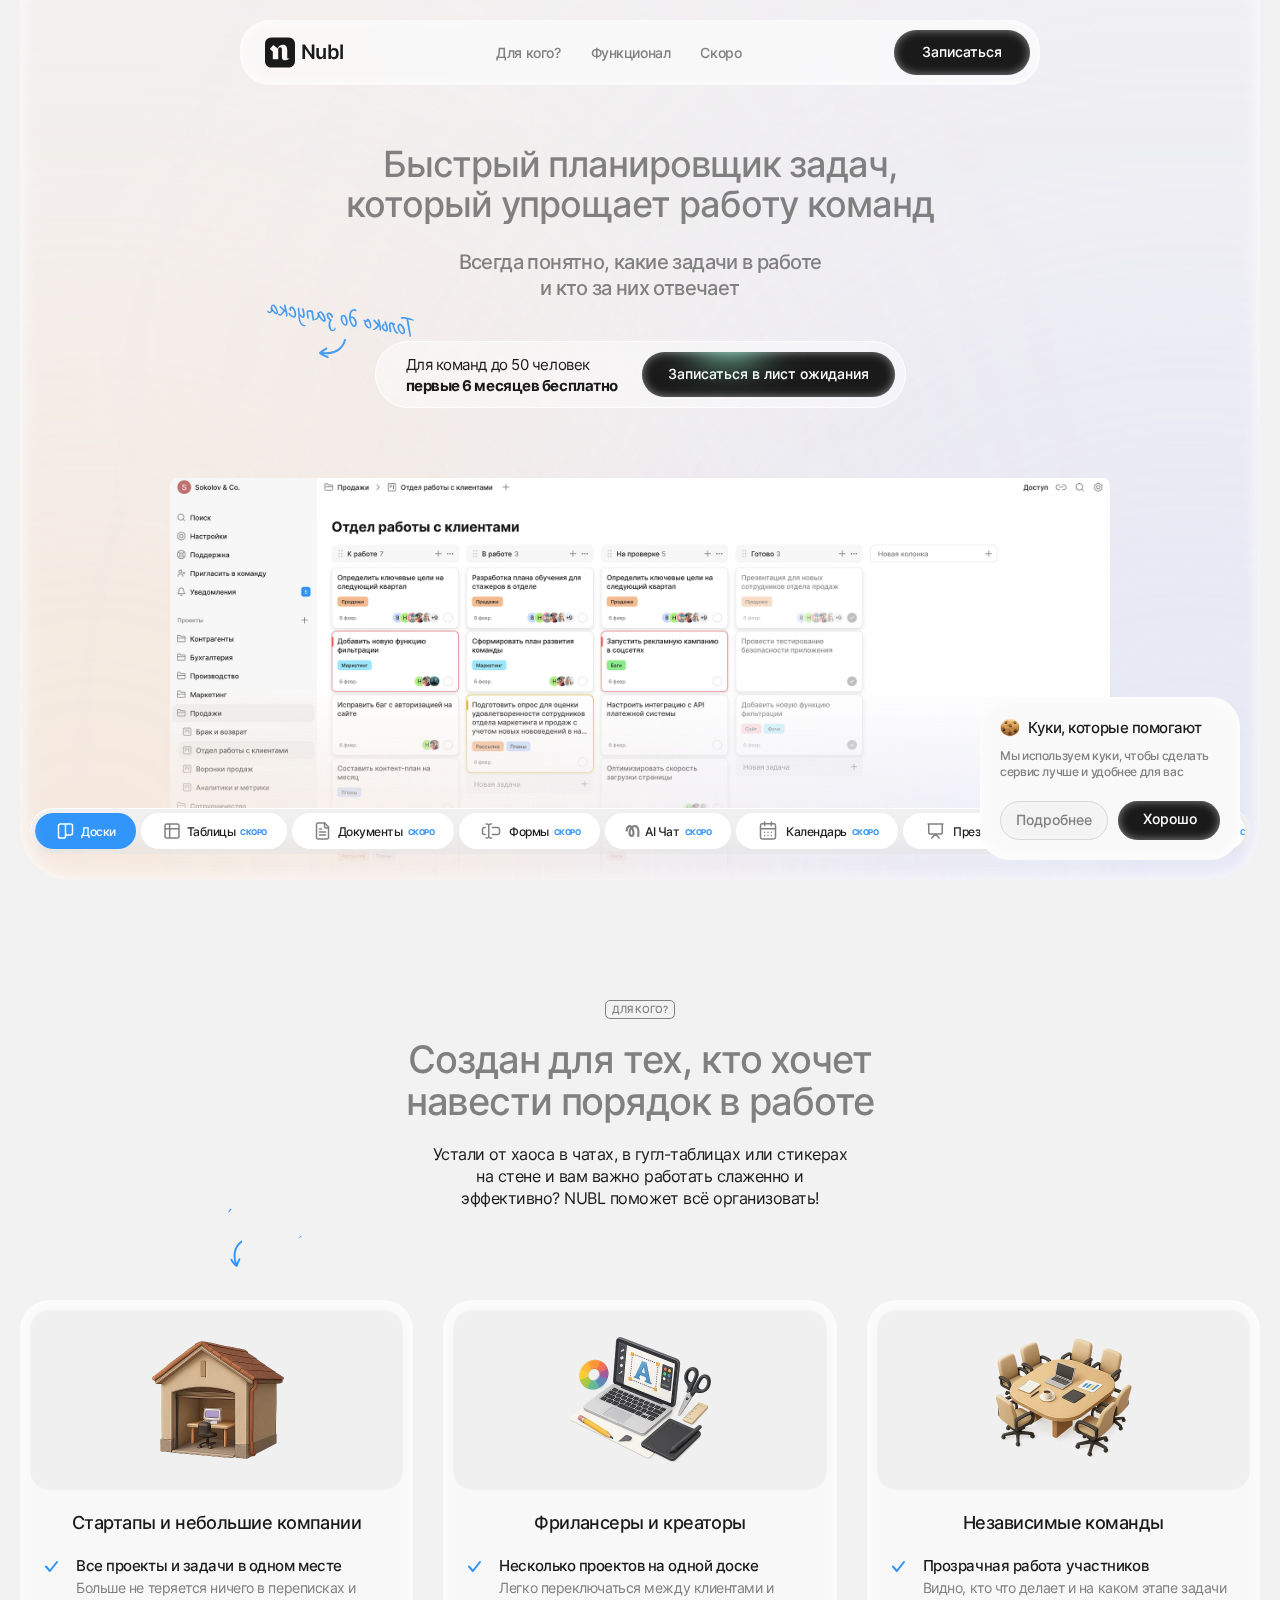
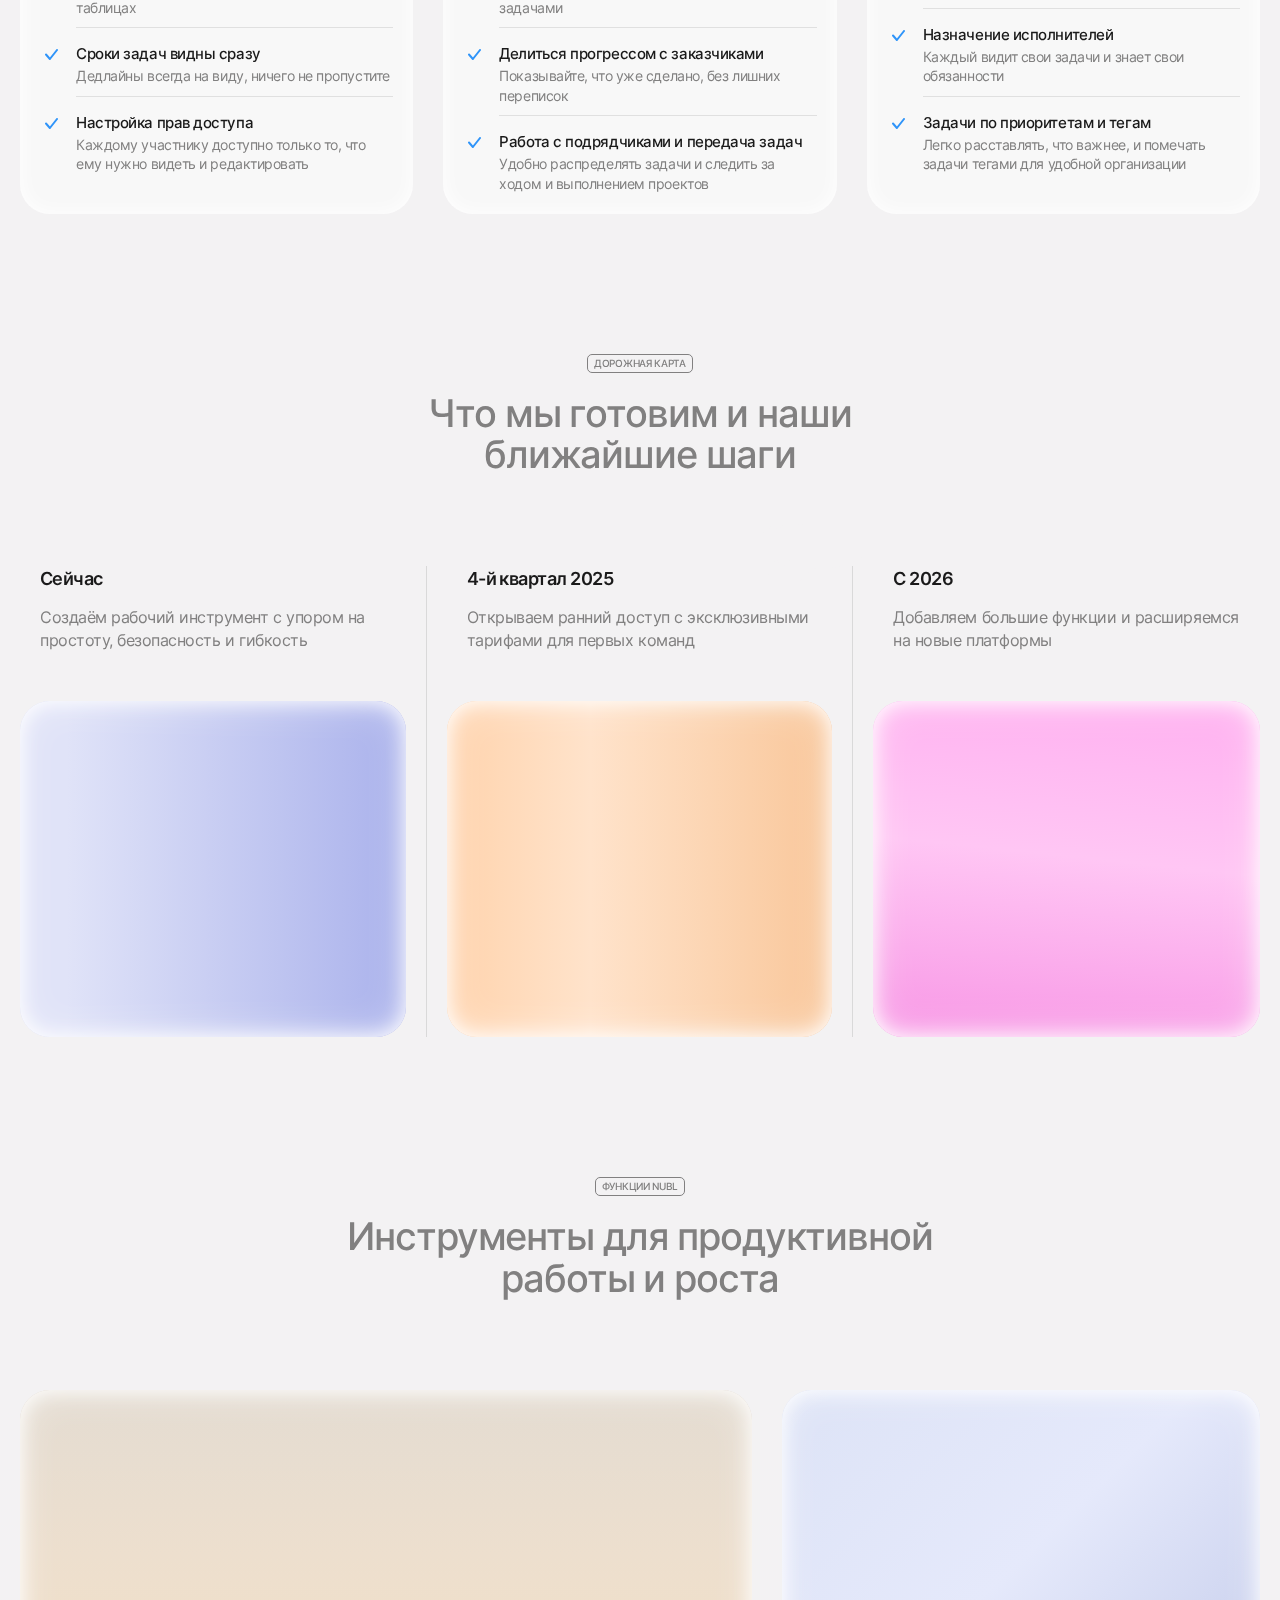
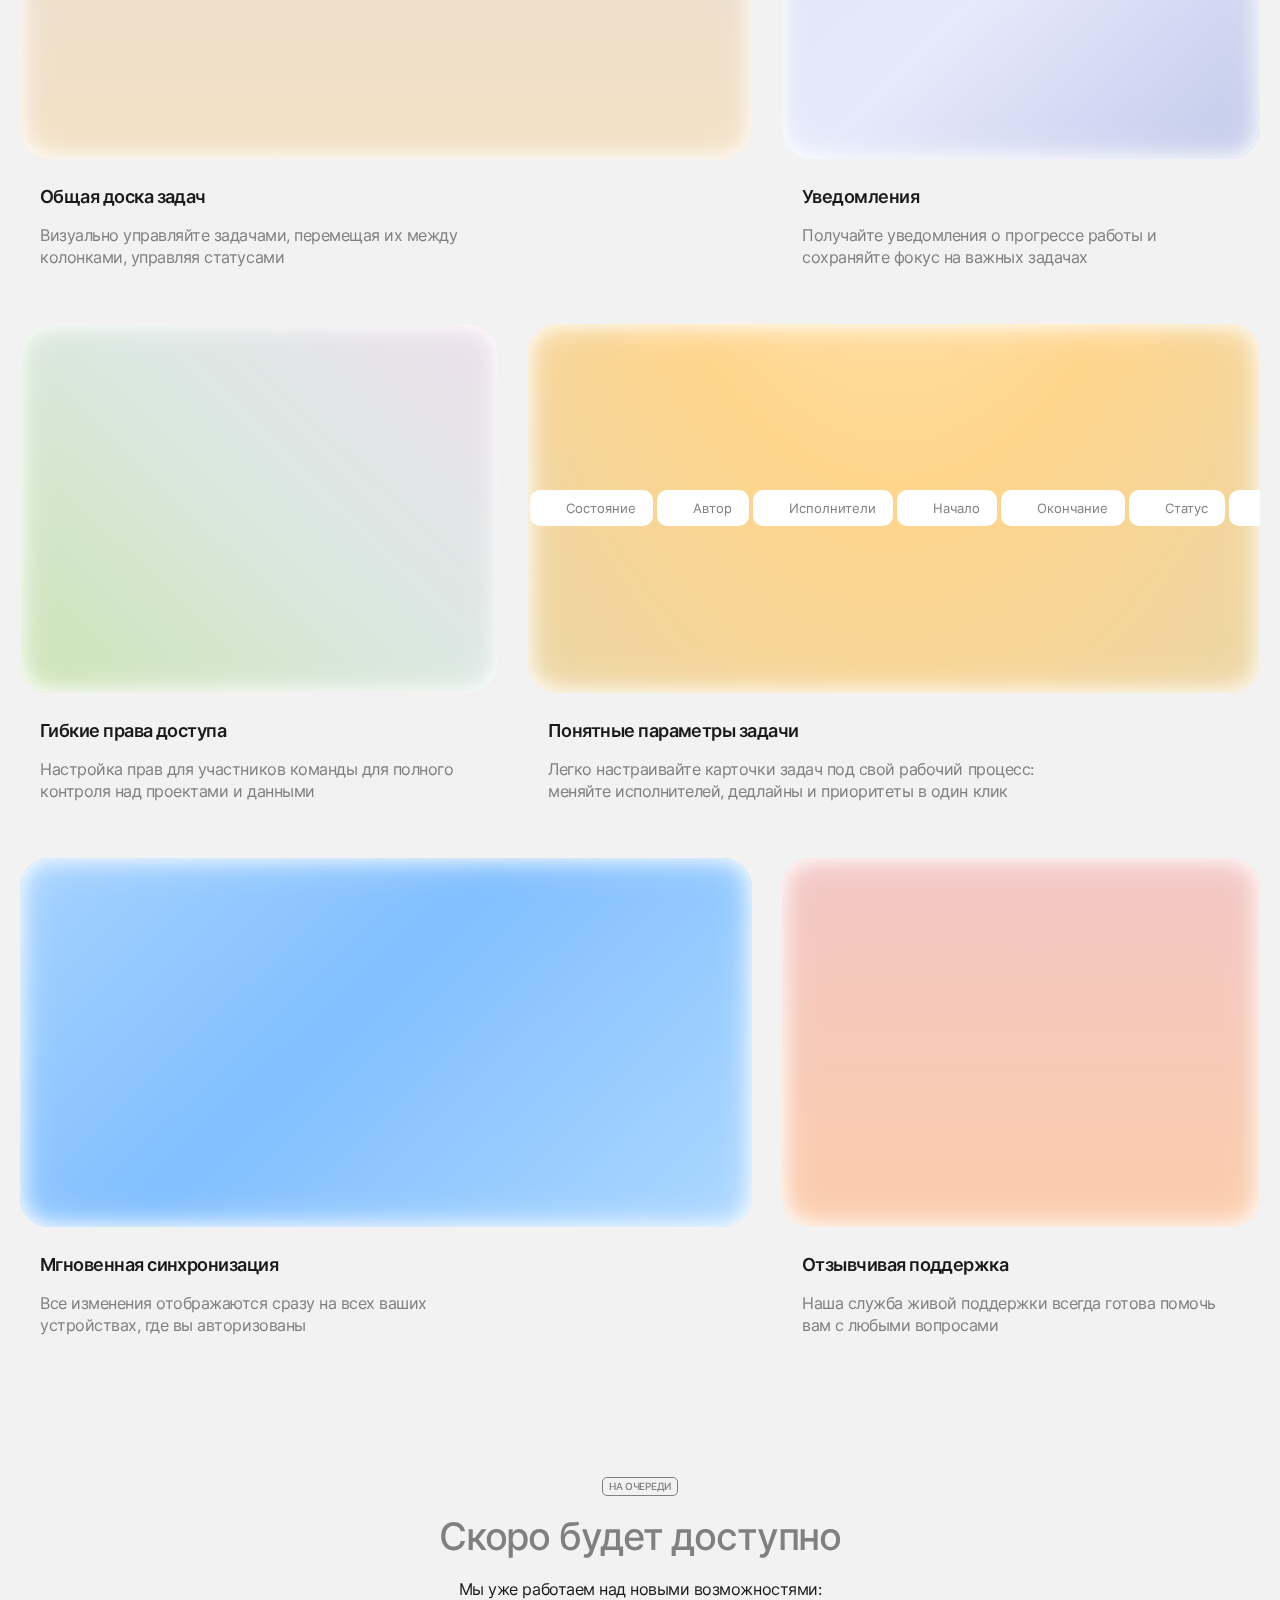
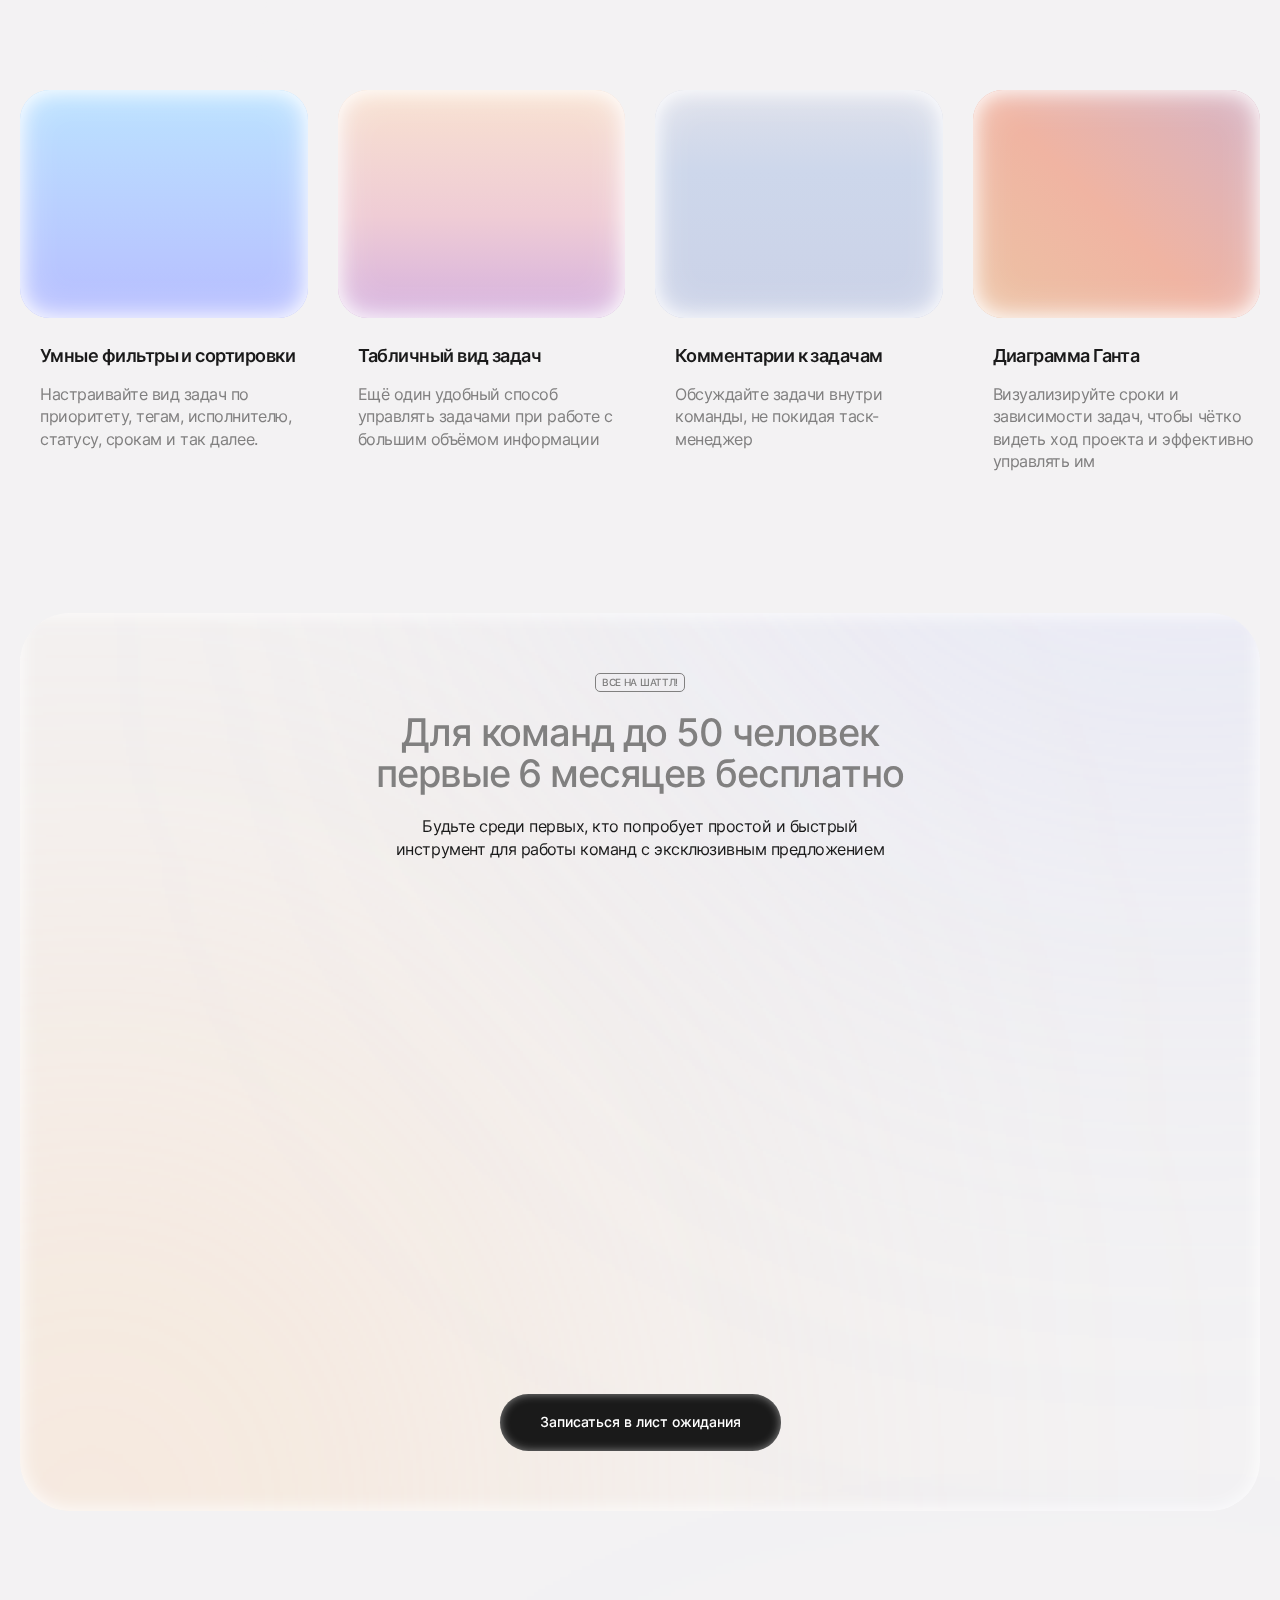
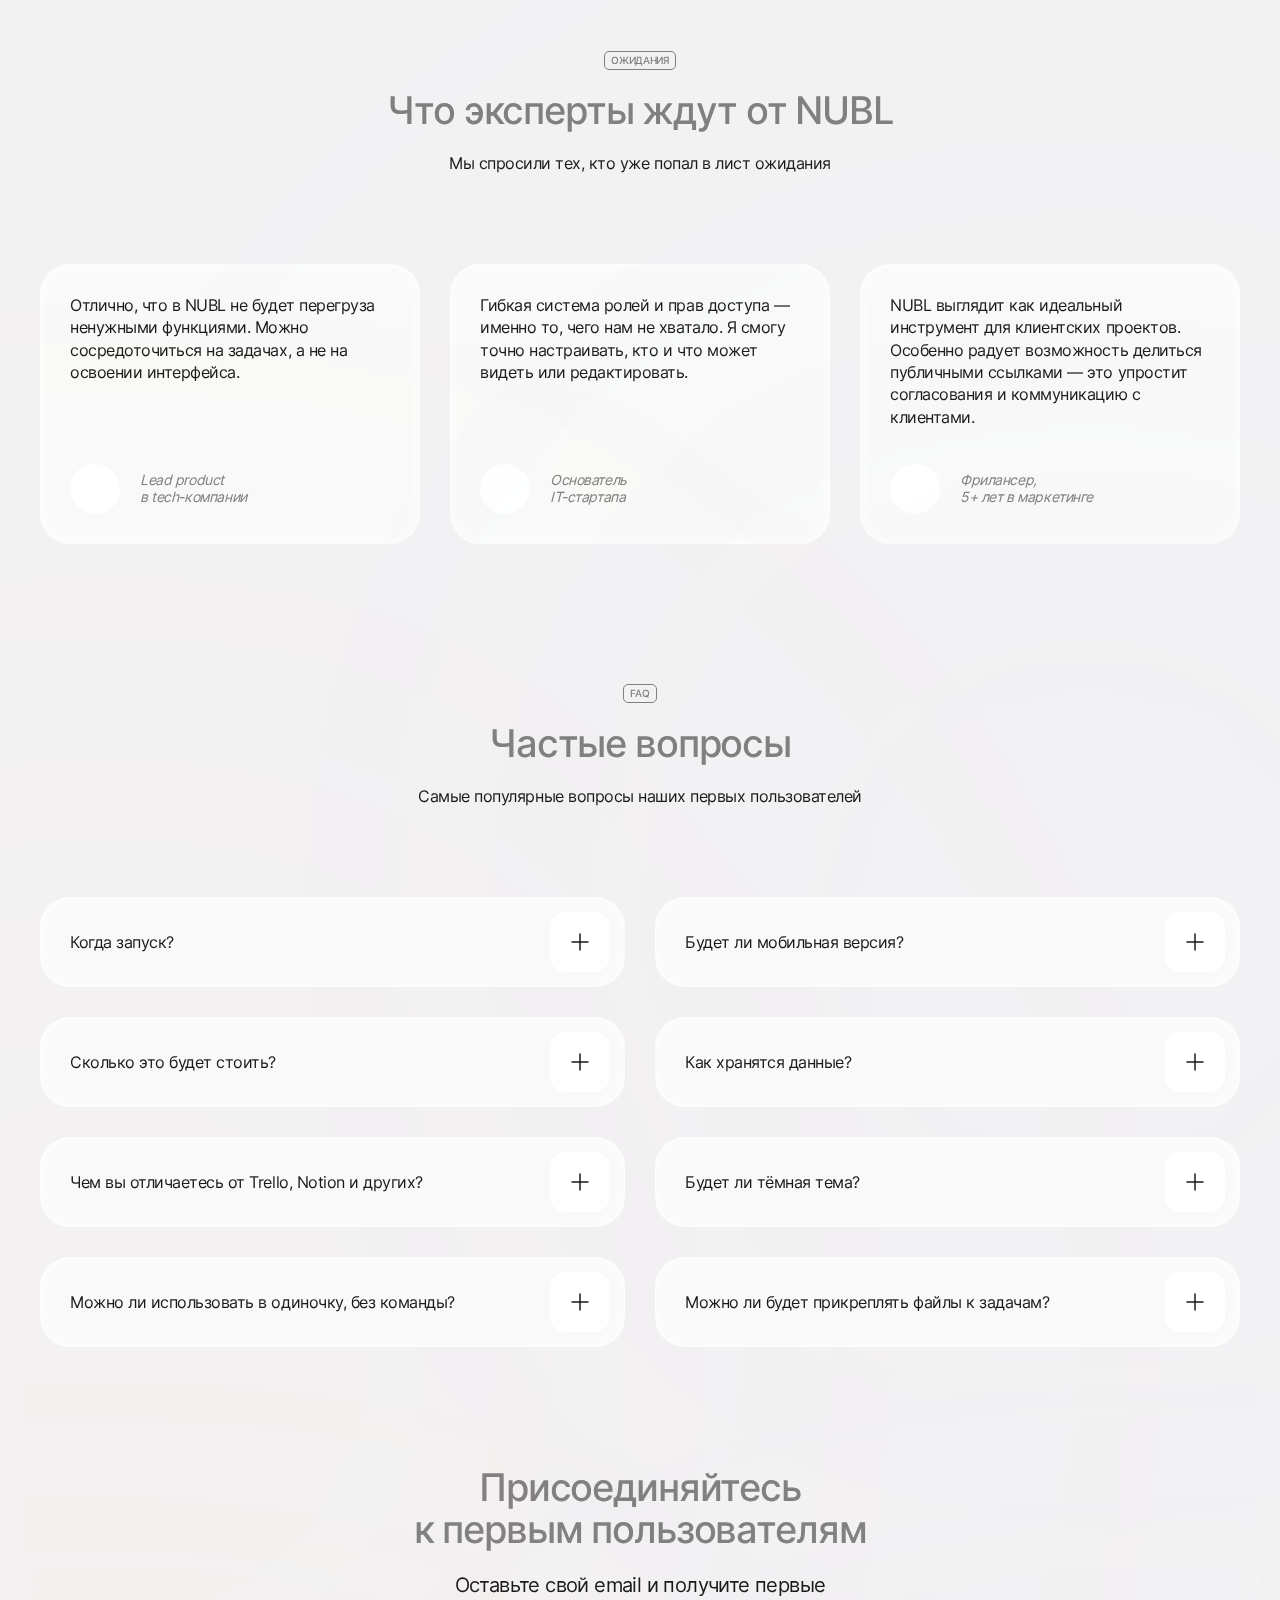
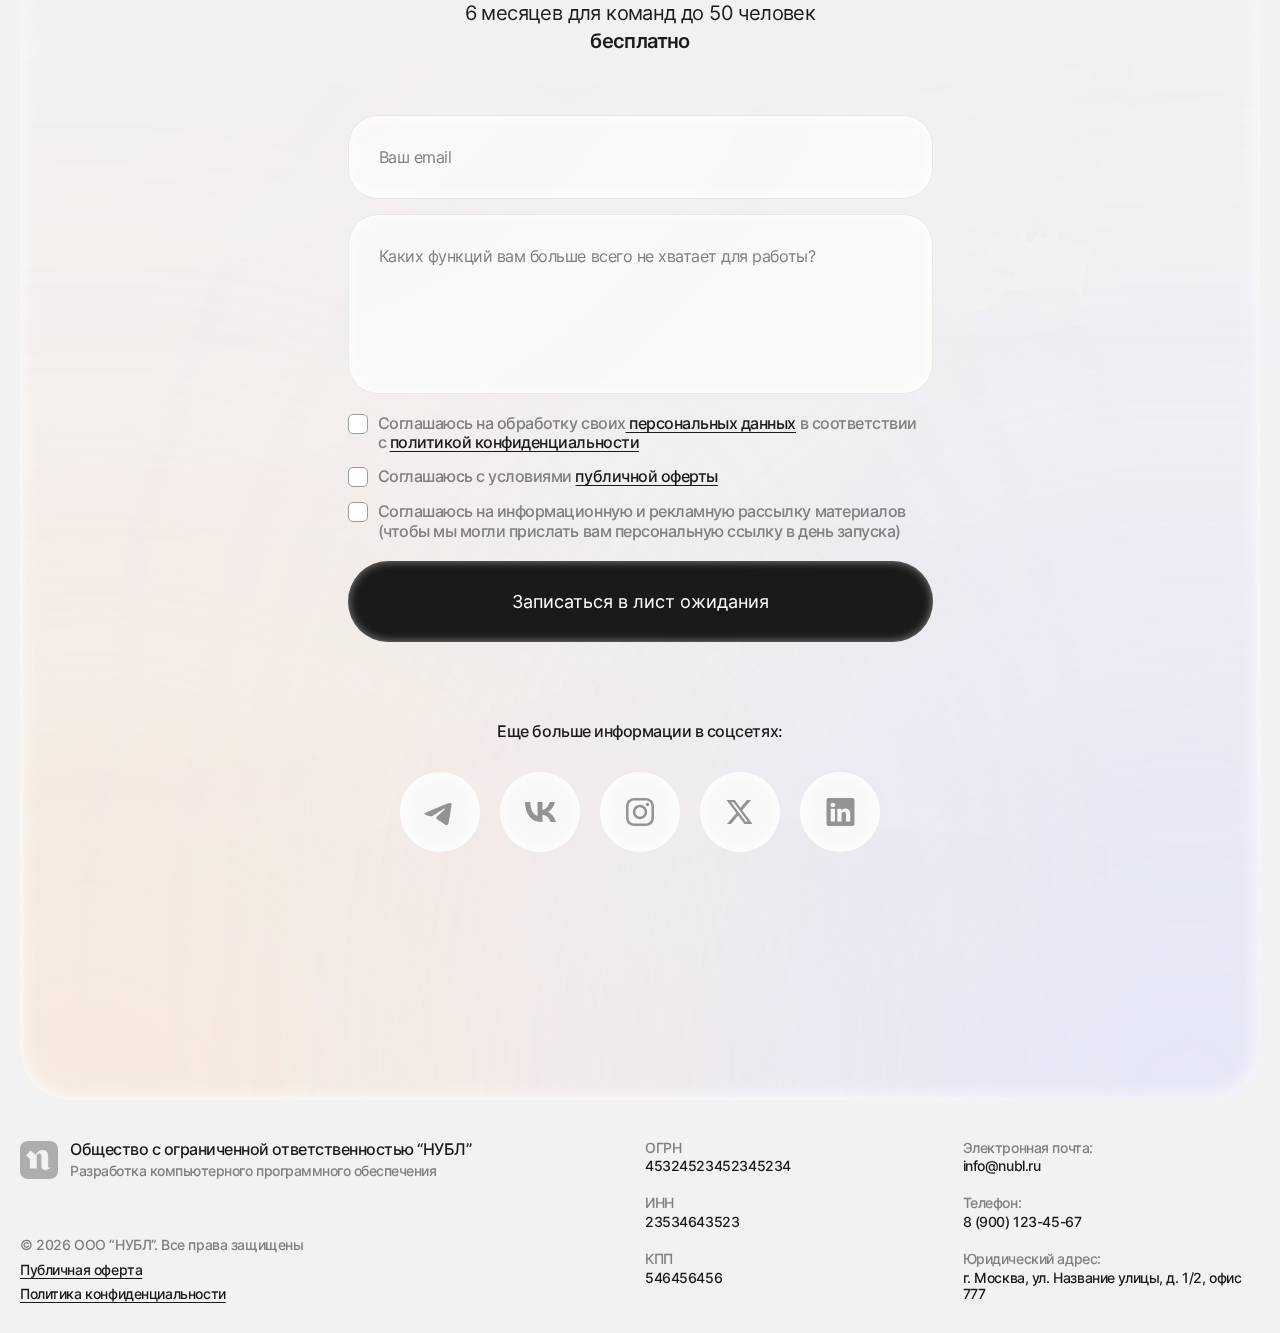
<file: index.html>
<!DOCTYPE html>
<html lang="ru">

<head>

	<title>Nubl</title>
	<meta charset="UTF-8" />
	<meta name="format-detection" content="telephone=no" />
	<meta name="viewport" content="width=device-width, initial-scale=1.0" />
	<meta name="description" content="Быстрый таск-менеджер, который упрощает работу команд">

	<script>
		window.addEventListener('load', function() {
			// Ждем дополнительно 300ms для полной отрисовки стилей
			setTimeout(function() {
				document.body.classList.add('pace-done');
			}, 300);
		});
	</script>

	<link rel="stylesheet" href="css/style.min.css" />

	<link rel="shortcut icon" href="img/icons/fav.svg" />

</head>


<body>
	<div class="wrapper" style="opacity: 0;">
		<div class="mouse"></div>
		<header class="header">
			<div class="header__inner">
				<a href="index.html" class="logo">
					<svg width="30" height="31" viewBox="0 0 30 31" fill="none" xmlns="http://www.w3.org/2000/svg">
						<path fill-rule="evenodd" clip-rule="evenodd" d="M23.6842 0.5C27.1723 0.5 30 3.32768 30 6.81579V24.1842C30 27.6723 27.1723 30.5 23.6842 30.5H6.31579C2.82768 30.5 2.5432e-08 27.6723 0 24.1842V6.81579C0 3.32768 2.82768 0.5 6.31579 0.5H23.6842ZM18.0546 7.70009C15.4992 7.70022 13.3223 9.41367 12.6108 11.4902L8.28022 7.90363L4.80006 12.0191L7.8107 14.5263V22.3046H13.2252V12.5742C13.2252 11.1708 14.0488 10.3432 15.1727 10.343C16.4242 10.343 16.9035 10.9631 16.9035 12.7569V19.5499C16.9035 20.8489 17.1571 21.7924 17.6645 22.3801C19.4878 24.2557 23.191 22.937 24.6703 21.3208C24.739 21.2456 24.6345 21.1341 24.5446 21.1828C24.0986 21.4244 23.6437 21.5451 23.18 21.5452C22.5373 21.5452 22.2156 21.0813 22.2155 20.1536V13.1285C22.2155 10.3179 21.279 7.70009 18.0546 7.70009Z" fill="#1A1A1A" />
					</svg>
					<span>Nubl</span>
				</a>
				<nav class="menu menu-desktop">
					<ul class="menu__list">
						<li class="menu__item"><a href="#target" class="to-scroll">Для кого?</a></li>
						<li class="menu__item"><a href="#tools" class="to-scroll">Функционал</a></li>
						<li class="menu__item"><a href="#upcoming" class="to-scroll">Скоро</a></li>
					</ul>
				</nav>
				<button class="burger" aria-label="Открыть меню">
					<span class="icon">
						<svg width="24" height="1" viewBox="0 0 24 1" fill="none" xmlns="http://www.w3.org/2000/svg">
							<path d="M0.5 0.5C0.5 0.223858 0.723858 0 1 0H23C23.2761 0 23.5 0.223858 23.5 0.5C23.5 0.776142 23.2761 1 23 1H1C0.723858 1 0.5 0.776142 0.5 0.5Z" fill="#1A1A1A" />
						</svg>
					</span>
					<span class="icon">
						<svg width="24" height="1" viewBox="0 0 24 1" fill="none" xmlns="http://www.w3.org/2000/svg">
							<path d="M0.5 0.5C0.5 0.223858 0.723858 0 1 0H23C23.2761 0 23.5 0.223858 23.5 0.5C23.5 0.776142 23.2761 1 23 1H1C0.723858 1 0.5 0.776142 0.5 0.5Z" fill="#1A1A1A" />
						</svg>
					</span>
				</button>
				<a href="#signup" class="btn ani-btn btn-header to-scroll">
					Записаться
					<div class="decor-btn"></div>
				</a>
			</div>
			<nav class="menu menu-mob">
				<div class="menu__wrap">
					<ul class="menu__list">
						<li class="menu__item"><a href="#target" class="to-scroll">Для кого?</a></li>
						<li class="menu__item"><a href="#tools" class="to-scroll">Функционал</a></li>
						<li class="menu__item"><a href="#upcoming" class="to-scroll">Скоро</a></li>
					</ul>
				</div>
			</nav>

		</header>

		<main class="mainpage">
			<section data-ani class="section page decor-ani">
				<div class="page-top">
					<h1 class="title title-page"><span>Быстрый планировщик задач,</span> <span>который упрощает работу команд</span></h1>
					<p class="page-text"><span>Всегда понятно, какие задачи в работе и кто за них отвечает</span></p>
				</div>
				<div class="string-decor string-decor-page">
					<img src="img/1x1.webp" data-src="img/icons/text-decor1.svg" class="string-decor-desktop" alt="Только до релиза">
					<span class="icon string-decor-desktop">
						<svg width="154" height="63" viewBox="0 0 154 63" fill="none" xmlns="http://www.w3.org/2000/svg">
							<path d="M64.5 47.5L63.5 51L56.5 56.5L67 60L51 54.5H71.5L75.5 51L80 47.5L82 41.5L13.5 26L3.5 17L5 12.5L8.5 14V8.5L13.5 16V11L9.5 6L19 10L21.5 14L15.5 17L23 20.5V6L25 16L30 19.5L32.5 16L30 8.5L27.5 14V6H36V20.5L42 27.5L41 18.5H38L41 10L42 22H45.5L44.9372 11L49 12.5V23L52.5 20.5L55.5 16L59.5 23L62.5 22L58.5 12.5L56.5 10L65.5 11L70 18.5L65.5 15L63.5 18.5L67.5 22.5V27.5L70 32L75.5 30.5L78 18.5L80 26H85.5L82 18.5L78 15L91 8.5L94.5 12.5L89.5 14L87 16L85.5 20.5L89.5 27.5L94.5 29L93 23L88.5 17L96 18.5L102.5 22L103.5 25V29L107 30.5V25L104.5 20.5L106 17L111.5 23L115.5 27.5L110.865 32L118 34.5L115.5 18.5L120.5 27.5L121 32.5H125L123 22L127.5 35.5L126.5 25L130 26L131.5 30.5L134.5 35.5L135.5 30.5L139 34.5L142 32.5L140 29L135.5 25V20.5L146 19.5L152.5 23L144 22L146 27.5V36.5L148 40.5" stroke="#f3f2f3" stroke-width="12" />
						</svg>
					</span>
					<img src="img/1x1.webp" data-src="img/icons/mob-text-decor1.svg" class="string-decor-mob" alt="Только до релиза">

				</div>
				<div class="page-info">
					<div class="page-info__box">
						<p class="page-info__text">Для команд до 50 человек <span>первые 6 месяцев бесплатно</span></p>
						<a href="#signup" class="btn ani-btn btn-page to-scroll">
							Записаться в лист ожидания
							<div class="decor-btn"></div>
						</a>
					</div>
				</div>
				<div class="tabs">
					<div class="tabs__wrap">
						<img src="img/1x1.webp" data-src="img/pictures/picPage-2x.webp" srcset="img/pictures/picPage-2x.webp 2x" class=" tabs-img" alt="Панель управления, отображает список задач с флажками и сроками выполнения для управления проектами.">
					</div>
				</div>
				<div class="tabs-list-wrap">
					<div class="tabs-list">
						<div class="tabs-list__item active">
							<span class="icon">
								<svg width="21" height="20" viewBox="0 0 21 20" fill="none" xmlns="http://www.w3.org/2000/svg">
									<path d="M10.4845 3H15.6333C16.6643 3 17.5 3.83574 17.5 4.86667V12.1019C17.5 13.1329 16.6643 13.9686 15.6333 13.9686H12.3512C11.3202 13.9686 10.4845 13.1329 10.4845 12.1019V3ZM10.4845 3H5.36667C4.33574 3 3.5 3.83574 3.5 4.86667V15.1333C3.5 16.1643 4.33573 17 5.36667 17H8.61784C9.64877 17 10.4845 16.1643 10.4845 15.1333V3Z" stroke="white" stroke-width="1.5" />
								</svg>
							</span>
							<p>Доски</p>
						</div>
						<div class="tabs-list__item">
							<span class="icon">
								<svg width="21" height="20" viewBox="0 0 21 20" fill="none" xmlns="http://www.w3.org/2000/svg">
									<path d="M8.66667 3H5.55556C5.143 3 4.74733 3.16389 4.45561 3.45561C4.16389 3.74733 4 4.143 4 4.55556V7.66667M8.66667 3H16.4444C16.857 3 17.2527 3.16389 17.5444 3.45561C17.8361 3.74733 18 4.143 18 4.55556V7.66667M8.66667 3V17M4 7.66667V15.4444C4 15.857 4.16389 16.2527 4.45561 16.5444C4.74733 16.8361 5.143 17 5.55556 17H8.66667M4 7.66667H18M18 7.66667V15.4444C18 15.857 17.8361 16.2527 17.5444 16.5444C17.2527 16.8361 16.857 17 16.4444 17H8.66667" stroke="#818080" stroke-width="1.5" stroke-linecap="round" stroke-linejoin="round" />
								</svg>
							</span>
							<p>Таблицы</p>
							<span class="value">СКОРО</span>
						</div>
						<div class="tabs-list__item">
							<span class="icon">
								<svg width="21" height="20" viewBox="0 0 21 20" fill="none" xmlns="http://www.w3.org/2000/svg">
									<path d="M12.75 2H6C5.60218 2 5.22064 2.16857 4.93934 2.46863C4.65804 2.76869 4.5 3.17565 4.5 3.6V16.4C4.5 16.8243 4.65804 17.2313 4.93934 17.5314C5.22064 17.8314 5.60218 18 6 18H15C15.3978 18 15.7794 17.8314 16.0607 17.5314C16.342 17.2313 16.5 16.8243 16.5 16.4V6L12.75 2Z" stroke="#818080" stroke-width="1.5" stroke-linecap="round" stroke-linejoin="round" />
									<path d="M12.5 2V5.33333C12.5 5.77536 12.6405 6.19928 12.8905 6.51184C13.1406 6.82441 13.4797 7 13.8333 7H16.5" stroke="#818080" stroke-width="1.5" stroke-linecap="round" stroke-linejoin="round" />
									<path d="M9.5 8H7.5" stroke="#818080" stroke-width="1.5" stroke-linecap="round" stroke-linejoin="round" />
									<path d="M13.5 11H7.5" stroke="#818080" stroke-width="1.5" stroke-linecap="round" stroke-linejoin="round" />
									<path d="M13.5 14H7.5" stroke="#818080" stroke-width="1.5" stroke-linecap="round" stroke-linejoin="round" />
								</svg>
							</span>
							<p>Документы</p>
							<span class="value">СКОРО</span>
						</div>
						<div class="tabs-list__item">
							<span class="icon">
								<svg width="25" height="24" viewBox="0 0 25 24" fill="none" xmlns="http://www.w3.org/2000/svg">
									<path d="M12.5 19H11.6C11.1226 19 10.6648 18.8156 10.3272 18.4874C9.98964 18.1592 9.8 17.7141 9.8 17.25M9.8 17.25C9.8 17.7141 9.61036 18.1592 9.27279 18.4874C8.93523 18.8156 8.47739 19 8 19H7.1M9.8 17.25V6.75M13.4 8.5H18.7C19.1774 8.5 19.6352 8.68438 19.9728 9.01256C20.3104 9.34075 20.5 9.78587 20.5 10.25V13.75C20.5 14.2141 20.3104 14.6592 19.9728 14.9874C19.6352 15.3156 19.1774 15.5 18.7 15.5H13.4M6.2 15.5H5.3C4.82261 15.5 4.36477 15.3156 4.02721 14.9874C3.68964 14.6592 3.5 14.2141 3.5 13.75V10.25C3.5 9.78587 3.68964 9.34075 4.02721 9.01256C4.36477 8.68438 4.82261 8.5 5.3 8.5H6.2M7.1 5H8C8.47739 5 8.93523 5.18437 9.27279 5.51256C9.61036 5.84075 9.8 6.28587 9.8 6.75M9.8 6.75C9.8 6.28587 9.98964 5.84075 10.3272 5.51256C10.6648 5.18437 11.1226 5 11.6 5H12.5" stroke="#818080" stroke-width="1.5" stroke-linecap="round" stroke-linejoin="round" />
								</svg>
							</span>
							<p>Формы</p>
							<span class="value">СКОРО</span>
						</div>
						<div class="tabs-list__item">
							<span class="icon">
								<svg width="15" height="12" viewBox="0 0 15 12" fill="none" xmlns="http://www.w3.org/2000/svg">
									<path d="M9.78828 0C11.0051 0 12.0042 0.438419 12.7564 1.22779C13.4808 1.98809 13.9063 2.9993 14.1556 4.04098C14.6506 6.10872 14.5359 8.66339 14.2848 10.7959L12.1674 10.5217C12.411 8.4531 12.4818 6.23765 12.0863 4.58561C11.8905 3.76741 11.6017 3.18127 11.2472 2.80922C10.9204 2.46626 10.4757 2.23729 9.78828 2.23729C9.21238 2.23729 8.67152 2.40287 8.18127 2.69511C8.66785 3.61935 9.04435 4.69228 9.27802 5.74676C9.56792 7.05501 9.66899 8.47388 9.38816 9.63172C9.24577 10.2188 8.98663 10.8136 8.5312 11.2704C8.05368 11.7492 7.43501 12 6.73582 12C6.0095 12 5.35599 11.7795 4.82196 11.348C4.29718 10.924 3.95104 10.3482 3.73989 9.73699C3.32595 8.53879 3.37867 7.07074 3.72416 5.7118C4.00594 4.60351 4.52924 3.4232 5.28676 2.42489C5.09597 2.28198 4.94876 2.23729 4.86032 2.23729C4.45036 2.23729 4.0171 2.45218 3.61478 2.99057C3.20629 3.53722 2.87989 4.36518 2.75355 5.3799L2.61548 6.48921L0.5 6.19952L0.638077 5.09031C0.80267 3.76825 1.24245 2.538 1.93541 1.61063C2.63456 0.675011 3.63809 6.28131e-06 4.86032 0C5.64965 -1.52182e-08 6.32339 0.379849 6.87361 0.898272C7.69913 0.342841 8.67188 4.39196e-06 9.78828 0ZM14.2848 10.7959L14.1541 11.9061L12.0366 11.632L12.1674 10.5217L14.2848 10.7959ZM6.58713 4.34915C6.23712 4.92557 5.96396 5.58651 5.78556 6.2882C5.51056 7.36991 5.52736 8.34257 5.74579 8.97487C5.85082 9.27889 5.9879 9.46579 6.12394 9.57571C6.25075 9.67816 6.43568 9.76271 6.73582 9.76271C6.9222 9.76271 7.0018 9.7084 7.05667 9.65337C7.13361 9.57621 7.24101 9.40831 7.32061 9.08014C7.48374 8.40748 7.45079 7.38563 7.19986 6.25324C7.05256 5.58854 6.84073 4.93423 6.58713 4.34915Z" fill="#818080" />
								</svg>
							</span>
							<p>AI Чат</p>
							<span class="value">СКОРО</span>
						</div>
						<div class="tabs-list__item">
							<span class="icon">
								<svg width="25" height="24" viewBox="0 0 25 24" fill="none" xmlns="http://www.w3.org/2000/svg">
									<path d="M8.66667 3V6.4M15.3333 3V6.4M4.5 9.8H19.5M8.66667 13.2H8.675M12 13.2H12.0083M15.3333 13.2H15.3417M8.66667 16.6H8.675M12 16.6H12.0083M15.3333 16.6H15.3417M6.16667 4.7H17.8333C18.7538 4.7 19.5 5.46112 19.5 6.4V18.3C19.5 19.2389 18.7538 20 17.8333 20H6.16667C5.24619 20 4.5 19.2389 4.5 18.3V6.4C4.5 5.46112 5.24619 4.7 6.16667 4.7Z" stroke="#818080" stroke-width="1.5" stroke-linecap="round" stroke-linejoin="round" />
								</svg>
							</span>
							<p>Календарь</p>
							<span class="value">СКОРО</span>
						</div>
						<div class="tabs-list__item">
							<span class="icon">
								<svg width="25" height="24" viewBox="0 0 25 24" fill="none" xmlns="http://www.w3.org/2000/svg">
									<path d="M5 5H20M19.25 5V13.5556C19.25 13.9681 19.092 14.3638 18.8107 14.6555C18.5294 14.9472 18.1478 15.1111 17.75 15.1111H7.25C6.85218 15.1111 6.47064 14.9472 6.18934 14.6555C5.90804 14.3638 5.75 13.9681 5.75 13.5556V5M8.75 19L12.5 15.1111L16.25 19" stroke="#818080" stroke-width="1.5" stroke-linecap="round" stroke-linejoin="round" />
								</svg>
							</span>
							<p>Презентации</p>
							<span class="value">СКОРО</span>
						</div>
						<div class="tabs-list__item">
							<span class="icon">
								<svg width="25" height="24" viewBox="0 0 25 24" fill="none" xmlns="http://www.w3.org/2000/svg">
									<path d="M8.61111 11.2222V14.3333C8.61111 14.7459 8.775 15.1416 9.06672 15.4333C9.35845 15.725 9.75411 15.8889 10.1667 15.8889H13.2778M7.05556 5H10.1667C11.0258 5 11.7222 5.69645 11.7222 6.55556V9.66667C11.7222 10.5258 11.0258 11.2222 10.1667 11.2222H7.05556C6.19645 11.2222 5.5 10.5258 5.5 9.66667V6.55556C5.5 5.69645 6.19645 5 7.05556 5ZM14.8333 12.7778H17.9444C18.8036 12.7778 19.5 13.4742 19.5 14.3333V17.4444C19.5 18.3036 18.8036 19 17.9444 19H14.8333C13.9742 19 13.2778 18.3036 13.2778 17.4444V14.3333C13.2778 13.4742 13.9742 12.7778 14.8333 12.7778Z" stroke="#818080" stroke-width="1.5" stroke-linecap="round" stroke-linejoin="round" />
								</svg>
							</span>
							<p>Интеллект-карты</p>
							<span class="value">СКОРО</span>
						</div>
					</div>
				</div>
				<div class="ani-decor">
					<span></span>
					<span></span>
				</div>
				<div class="box-inset-bg"></div>
				<div class="mob-decor-circle icon">
					<img src="img/1x1.webp" data-src="img/pictures/mob-decor.webp" alt="декоративные точки">
				</div>
			</section>
			<section id="target" data-ani class="section target">
				<div class="target__container">
					<div class="target__inner">
						<div class="box box-secondary box-info">
							<div class="accent">Для кого?</div>
							<h2 class="title"><span class="color-ani-text">Cоздан для тех, </span> кто хочет навести порядок в работе</h2>
							<p>
								Устали от хаоса в чатах, в гугл-таблицах или стикерах на стене и вам важно работать слаженно и эффективно? NUBL поможет всё организовать!
							</p>
						</div>
						<div class="target-row">
							<div class="target-row__col">
								<div class="target-row__block icon">
									<img src="img/1x1.webp" data-src="img/pictures/target1-2x.webp" srcset="img/pictures/target1-2x.webp 2x" alt="Интерьер небольшого дома с компьютером на письменном столе, иллюстрирующий уютное рабочее пространство.">
								</div>
								<div class="target-row__title">Стартапы и небольшие компании</div>
								<div class="target-row__list">
									<div class="target-row__item">
										<span class="icon">
											<svg width="13" height="11" viewBox="0 0 13 11" fill="none" xmlns="http://www.w3.org/2000/svg">
												<path d="M1 5.5L4.88235 10L12 1" stroke="#2F94F9" stroke-width="2" stroke-linecap="round" stroke-linejoin="round" />
											</svg>
										</span>
										<div class="target-row__text">
											Все проекты и задачи в одном месте
											<span>Больше не теряется ничего в переписках и таблицах</span>
										</div>
									</div>
									<div class="target-row__item">
										<span class="icon">
											<svg width="13" height="11" viewBox="0 0 13 11" fill="none" xmlns="http://www.w3.org/2000/svg">
												<path d="M1 5.5L4.88235 10L12 1" stroke="#2F94F9" stroke-width="2" stroke-linecap="round" stroke-linejoin="round" />
											</svg>
										</span>
										<div class="target-row__text">
											Сроки задач видны сразу
											<span>Дедлайны всегда на виду, ничего не пропустите</span>
										</div>
									</div>
									<div class="target-row__item">
										<span class="icon">
											<svg width="13" height="11" viewBox="0 0 13 11" fill="none" xmlns="http://www.w3.org/2000/svg">
												<path d="M1 5.5L4.88235 10L12 1" stroke="#2F94F9" stroke-width="2" stroke-linecap="round" stroke-linejoin="round" />
											</svg>
										</span>
										<div class="target-row__text">
											Настройка прав доступа
											<span>Каждому участнику доступно только то, что ему нужно видеть и редактировать</span>
										</div>
									</div>
								</div>
								<div class="string-decor string-decor-target">
									<img src="img/1x1.webp" data-src="img/icons/text-decor2.svg" class="string-decor-desktop" alt="Эт мы ;)">
									<span class="icon string-decor-desktop">
										<svg width="87" height="76" viewBox="0 0 87 76" fill="none" xmlns="http://www.w3.org/2000/svg">
											<path d="M16.5 58.5L10.5 70.5L16.5 69.5L3.5 58.5L13 74L10.5 56.5V48.5L14 45L20.5 41.5L10.5 33.5L8.5 30L3.5 24L4.5 15.5V9L6.5 5.5L10.5 12.5V20.5L13 29L15 32H20.5L23.5 27.5L20.5 19.5L24.5 16.5V33.5L30 32L26.5 27.5L28 24L34 32L30 19.5L35.5 34.5V18L41 33.5L44 19.5L48.5 34.5L55 32L57 27.5L59.5 32L61 34.5V26L66 35.5V24L68.5 16.5H76.5L80.5 21.5H71.5L69.5 26L71.5 34.5L79 38.5L83.5 33.5L79 27.5H71.5" stroke="#f3f2f3" stroke-width="12" />
										</svg>
									</span>
									<img src="img/1x1.webp" data-src="img/icons/mob-text-decor2.svg" class="string-decor-mob" alt="Эт мы ;)">
								</div>
							</div>
							<div class="target-row__col">
								<div class="target-row__block icon">
									<img src="img/1x1.webp" data-src="img/pictures/target2-2x.webp" srcset="img/pictures/target2-2x.webp 2x" alt="Интерьер небольшого дома с компьютером на письменном столе, иллюстрирующий уютное рабочее пространство.">
								</div>
								<div class="target-row__title">Фрилансеры и креаторы</div>
								<div class="target-row__list">
									<div class="target-row__item">
										<span class="icon">
											<svg width="13" height="11" viewBox="0 0 13 11" fill="none" xmlns="http://www.w3.org/2000/svg">
												<path d="M1 5.5L4.88235 10L12 1" stroke="#2F94F9" stroke-width="2" stroke-linecap="round" stroke-linejoin="round" />
											</svg>
										</span>
										<div class="target-row__text">
											Несколько проектов на одной доске
											<span>Легко переключаться между клиентами и задачами</span>
										</div>
									</div>
									<div class="target-row__item">
										<span class="icon">
											<svg width="13" height="11" viewBox="0 0 13 11" fill="none" xmlns="http://www.w3.org/2000/svg">
												<path d="M1 5.5L4.88235 10L12 1" stroke="#2F94F9" stroke-width="2" stroke-linecap="round" stroke-linejoin="round" />
											</svg>
										</span>
										<div class="target-row__text">
											Делиться прогрессом с заказчиками
											<span>Показывайте, что уже сделано, без лишних переписок</span>
										</div>
									</div>
									<div class="target-row__item">
										<span class="icon">
											<svg width="13" height="11" viewBox="0 0 13 11" fill="none" xmlns="http://www.w3.org/2000/svg">
												<path d="M1 5.5L4.88235 10L12 1" stroke="#2F94F9" stroke-width="2" stroke-linecap="round" stroke-linejoin="round" />
											</svg>
										</span>
										<div class="target-row__text">
											Работа с подрядчиками и передача задач
											<span>Удобно распределять задачи и следить за ходом и выполнением проектов</span>
										</div>
									</div>
								</div>
							</div>
							<div class="target-row__col">
								<div class="target-row__block icon">
									<img src="img/1x1.webp" data-src="img/pictures/target3-2x.webp" srcset="img/pictures/target3-2x.webp 2x" alt="Интерьер небольшого дома с компьютером на письменном столе, иллюстрирующий уютное рабочее пространство.">
								</div>
								<div class="target-row__title">Независимые команды</div>
								<div class="target-row__list">
									<div class="target-row__item">
										<span class="icon">
											<svg width="13" height="11" viewBox="0 0 13 11" fill="none" xmlns="http://www.w3.org/2000/svg">
												<path d="M1 5.5L4.88235 10L12 1" stroke="#2F94F9" stroke-width="2" stroke-linecap="round" stroke-linejoin="round" />
											</svg>
										</span>
										<div class="target-row__text">
											Прозрачная работа участников
											<span>Видно, кто что делает и на каком этапе задачи</span>
										</div>
									</div>
									<div class="target-row__item">
										<span class="icon">
											<svg width="13" height="11" viewBox="0 0 13 11" fill="none" xmlns="http://www.w3.org/2000/svg">
												<path d="M1 5.5L4.88235 10L12 1" stroke="#2F94F9" stroke-width="2" stroke-linecap="round" stroke-linejoin="round" />
											</svg>
										</span>
										<div class="target-row__text">
											Назначение исполнителей
											<span>Каждый видит свои задачи и знает свои обязанности</span>
										</div>
									</div>
									<div class="target-row__item">
										<span class="icon">
											<svg width="13" height="11" viewBox="0 0 13 11" fill="none" xmlns="http://www.w3.org/2000/svg">
												<path d="M1 5.5L4.88235 10L12 1" stroke="#2F94F9" stroke-width="2" stroke-linecap="round" stroke-linejoin="round" />
											</svg>
										</span>
										<div class="target-row__text">
											Задачи по приоритетам и тегам
											<span>Легко расставлять, что важнее, и помечать задачи тегами для удобной организации</span>
										</div>
									</div>
								</div>
							</div>
						</div>
					</div>
				</div>
			</section>
			<section data-ani class="section roadmap">
				<div class="roadmap__container">
					<div class="roadmap__inner">
						<div class="box box-secondary roadmap-box">
							<div class="accent">Дорожная карта</div>
							<h2 class="title"><span class="color-ani-text">Что мы готовим</span> и наши ближайшие шаги</h2>
						</div>
						<div class="roadmap-wrap">
							<div class="roadmap-row">
								<div class="roadmap-row__items">
									<div class="title-block">Сейчас</div>
									<p class="text-block">Создаём рабочий инструмент с упором на <span>простоту, безопасность и гибкость</span></p>
									<div class="roadmap-row__block block-ani">
										<img src="img/1x1.webp" data-src="img/pictures/roadmap1-2x.webp" srcset="img/pictures/roadmap1-2x.webp 2x" alt="Календарь, отображающий внутри себя несколько календарей меньшего размера, иллюстрирующий концепцию многоуровневого планирования.">
										<span class="decor-bg-color bg-color bg-ro"></span>
										<span class="block-shadow-inset"></span>
									</div>
								</div>
								<div class="roadmap-row__items">
									<div class="title-block">4-й квартал 2025</div>
									<p class="text-block">Открываем ранний доступ с эксклюзивными <span>тарифами для первых команд</span></p>
									<div class="roadmap-row__block block-ani">
										<img src="img/1x1.webp" data-src="img/pictures/roadmap2-2x.webp" srcset="img/pictures/roadmap2-2x.webp 2x" alt="форма для входа">
										<span class="decor-bg-color bg-color bg-rt"></span>
										<span class="block-shadow-inset"></span>
									</div>
									<div class="mob-roadmap-decor">
										<img src="img/1x1.webp" data-src="img/icons/text-decor3.svg" alt="Уже скоро...">
									</div>
								</div>
								<div class="roadmap-row__items">
									<div class="title-block">С 2026</div>
									<p class="text-block">Добавляем большие функции и расширяемся <span>на новые платформы</span></p>
									<div class="roadmap-row__block block-ani">
										<img src="img/1x1.webp" data-src="img/pictures/roadmap3-2x.webp" srcset="img/pictures/roadmap3-2x.webp 2x" alt="Инструменты для совместной работы с документами и электронными таблицами." style="right: -1px;">
										<span class="decor-bg-color bg-color bg-rd"></span>
										<span class="block-shadow-inset"></span>
									</div>
								</div>
							</div>
							<div class="string-decor string-decor-roadmap">
								<img src="img/1x1.webp" data-src="img/icons/text-decor3.svg" alt="Уже скоро...">
								<span class="icon mob-icon">
									<svg width="110" height="64" viewBox="0 0 110 64" fill="none" xmlns="http://www.w3.org/2000/svg">
										<path d="M83.5 49L91.5 58.5L80 61.5L95.5 59.5L81.5 56L76.5 54L70.5 48L68.5 38L22.5 35.5L3.5 23.5L5.5 19L11.5 20H16.5H18L20 14L24 23.5L26.5 20L22.5 11.5L32 15L29 19L32 21.5L34 22.5L32 30.5L37 31.5L33 9L40 17L39 21.5L44.5 23.5L42.5 15L45.5 12.5L49 17L51.5 20L46.5 25.5L56.5 27.5L50.5 11.5L56.5 23.5L61.5 25.5L63.5 21.5L59.5 17L58 15L60.5 21L56.5 12.5L67.5 15L68.5 23.5L73 25.5L76.5 24.5V21L74.5 15.5L70.5 18L74.5 21.5L72 22.5L69.5 12.5L78 11.5L83.5 23.5L80 29H87L86 15.5L90 19V26.5L94.5 29L102.5 31.5L95.5 22.5L91 9.5L99.5 22.5L101.5 9" stroke="#f3f2f3" stroke-width="22" />
									</svg>
								</span>
							</div>
						</div>
						<div class="mob-decor-circle icon">
							<img src="img/1x1.webp" data-src="img/pictures/mob-decor.webp" alt="декоративные точки">
						</div>
					</div>
				</div>
			</section>
			<section id="tools" data-ani data-ani-center class="section tools">
				<div class="tools__container">
					<div class="tools__inner">
						<div class="box box-secondary">
							<div class="accent">Функции Nubl</div>
							<h2 class="title"><span class="color-ani-text">Инструменты</span> для продуктивной работы и роста</h2>
						</div>
						<div class="tools-row">
							<div class="tools-row__col">
								<div class="tools-row__items items-tools-md">
									<div class="tools-row__block block-ani">
										<img src="img/1x1.webp" data-src="img/pictures/tools1-2x.webp" srcset="img/pictures/tools1-2x.webp 2x" class="row-img  img-tools-ft" alt="Постановка задачи">
										<span class="decor-bg-color bg-color-big bg-td"></span>
										<span class="block-shadow-inset"></span>
									</div>
									<div class="title-block">Общая доска задач</div>
									<p class="text-block">Визуально управляйте задачами, перемещая их между <span>колонками, управляя статусами</span></p>
								</div>
								<div class="tools-row__items items-tools-sm">
									<div class="tools-row__block block-ani">
										<img src="img/1x1.webp" data-src="img/pictures/tools2-2x.webp" srcset="img/pictures/tools2-2x.webp 2x" class="row-img " alt="Возможности совместного редактирования документов.">
										<span class="decor-bg-color bg-color bg-tr"></span>
										<span class="block-shadow-inset"></span>
									</div>
									<div class="title-block">Уведомления</div>
									<p class="text-block">Получайте уведомления о прогрессе работы и <span>сохраняйте фокус на важных задачах</span></p>
								</div>
							</div>
							<div class="tools-row__col col-rev">
								<div class="tools-row__items items-tools-sm">
									<div class="tools-row__block block-ani">
										<img src="img/1x1.webp" data-src="img/pictures/tools3-2x.webp" srcset="img/pictures/tools3-2x.webp 2x" class="row-img " alt="Доступ для участника">
										<span class="decor-bg-color bg-color bg-te"></span>
										<span class="block-shadow-inset"></span>
									</div>
									<div class="title-block">Гибкие права доступа</div>
									<p class="text-block">Настройка прав для участников команды для полного <span>контроля над проектами и данными </span></p>
								</div>
								<div class="tools-row__items items-tools-md">
									<div class="tools-row__block block-ani">
										<div class="decor-text">
											<div class="decor-text__col">
												<div class="decor-text__item">
													<span class="icon">
														<img src="img/1x1.webp" data-src="img/icons/icon1.svg" alt="Состояние">
													</span>
													<p>Состояние</p>
												</div>
												<div class="decor-text__item">
													<span class="icon">
														<img src="img/1x1.webp" data-src="img/icons/icon2.svg" alt="Автор">
													</span>
													<p>Автор</p>
												</div>
												<div class="decor-text__item">
													<span class="icon">
														<img src="img/1x1.webp" data-src="img/icons/icon3.svg" alt="Исполнители">
													</span>
													<p>Исполнители</p>
												</div>
												<div class="decor-text__item">
													<span class="icon">
														<img src="img/1x1.webp" data-src="img/icons/icon4.svg" alt="Начало">
													</span>
													<p>Начало</p>
												</div>
												<div class="decor-text__item">
													<span class="icon">
														<img src="img/1x1.webp" data-src="img/icons/icon4.svg" alt="Окончание">
													</span>
													<p>Окончание</p>
												</div>
												<div class="decor-text__item">
													<span class="icon">
														<img src="img/1x1.webp" data-src="img/icons/icon5.svg" alt="Статус">
													</span>
													<p>Статус</p>
												</div>
												<div class="decor-text__item">
													<span class="icon">
														<img src="img/1x1.webp" data-src="img/icons/icon6.svg" alt="Тип">
													</span>
													<p>Тип</p>
												</div>
												<div class="decor-text__item">
													<span class="icon">
														<img src="img/1x1.webp" data-src="img/icons/icon7.svg" alt="Приоритет">
													</span>
													<p>Приоритет</p>
												</div>
												<div class="decor-text__item">
													<span class="icon">
														<img src="img/1x1.webp" data-src="img/icons/icon8.svg" alt="Теги">
													</span>
													<p>Теги</p>
												</div>
											</div>
											<div class="decor-text__col">
												<div class="decor-text__item">
													<span class="icon">
														<img src="img/1x1.webp" data-src="img/icons/icon1.svg" alt="Состояние">
													</span>
													<p>Состояние</p>
												</div>
												<div class="decor-text__item">
													<span class="icon">
														<img src="img/1x1.webp" data-src="img/icons/icon2.svg" alt="Автор">
													</span>
													<p>Автор</p>
												</div>
												<div class="decor-text__item">
													<span class="icon">
														<img src="img/1x1.webp" data-src="img/icons/icon3.svg" alt="Исполнители">
													</span>
													<p>Исполнители</p>
												</div>
												<div class="decor-text__item">
													<span class="icon">
														<img src="img/1x1.webp" data-src="img/icons/icon4.svg" alt="Начало">
													</span>
													<p>Начало</p>
												</div>
												<div class="decor-text__item">
													<span class="icon">
														<img src="img/1x1.webp" data-src="img/icons/icon4.svg" alt="Окончание">
													</span>
													<p>Окончание</p>
												</div>
												<div class="decor-text__item">
													<span class="icon">
														<img src="img/1x1.webp" data-src="img/icons/icon5.svg" alt="Статус">
													</span>
													<p>Статус</p>
												</div>
												<div class="decor-text__item">
													<span class="icon">
														<img src="img/1x1.webp" data-src="img/icons/icon6.svg" alt="Тип">
													</span>
													<p>Тип</p>
												</div>
												<div class="decor-text__item">
													<span class="icon">
														<img src="img/1x1.webp" data-src="img/icons/icon7.svg" alt="Приоритет">
													</span>
													<p>Приоритет</p>
												</div>
												<div class="decor-text__item">
													<span class="icon">
														<img src="img/1x1.webp" data-src="img/icons/icon8.svg" alt="Теги">
													</span>
													<p>Теги</p>
												</div>
											</div>
										</div>
										<span class="decor-bg-color bg-color-big bg-tf"></span>
										<span class="block-shadow-inset"></span>
									</div>
									<div class="title-block">Понятные параметры задачи</div>
									<p class="text-block">Легко настраивайте карточки задач под свой рабочий процесс: <span>меняйте исполнителей, дедлайны и приоритеты в один клик</span></p>
									<div class="string-decor string-decor-tools">
										<img src="img/1x1.webp" data-src="img/icons/text-decor4.svg" class="string-decor-desktop" alt="Будет еще больше :)">
										<span class="icon string-decor-desktop">
											<svg width="172" height="67" viewBox="0 0 172 67" fill="none" xmlns="http://www.w3.org/2000/svg">
												<path d="M99.5 3L113 5.5L105.5 14L116 3L103.5 7.5L95.5 10L91.5 14L90 21L89 27L67 28.5L2.5 26V37.5L4 49L10 52.5L12.5 51L10 38.5L15.5 35.5L18.5 44.5L22 49L26.5 48L22 44.5L20 40.5L23 38.5L26.5 43L30 51L31 40.5L34.5 51V40.5L41 51L40 40.5L45.5 43L44 49V51L49 49L47 38.5L51 52.5L52.5 40.5L56.5 43L58 52.5L59.5 43L64 52.5V44.5L61.5 38.5L63 35.5L69 38.5L68 44.5L69 52.5L74 51L70 44.5L76.5 43L78.5 52.5H82L86 51V48L82 45.5L83.5 42L89 49L91.5 57L90 42L94.5 54H99.5L101 48L99.5 44.5L97 52.5L95.5 44.5L99.5 37.5L103.5 54L108.5 55L110 52.5L105.5 50L103.5 44.5L113 50L120.5 55L122.5 48L126.5 57V47L131.5 58.5L130.5 47L135 58.5H140V52.5H136.5L137.5 47L140 51L142 40.5L147 42L144 54L145 57L151.5 60L148.5 49L151.5 47L159.5 66L157 52.5V47V40.5L165 42L168 43L169.5 54V60L165 58.5L161.5 57L159.5 52.5L161.5 50L168 49" stroke="#f3f2f3" stroke-width="12" />
											</svg>
										</span>
										<img src="img/1x1.webp" data-src="img/icons/mob-text-decor4.svg" class="string-decor-mob" alt="Будет еще больше :)">
									</div>
								</div>
							</div>
							<div class="tools-row__col">
								<div class="tools-row__items items-tools-md">
									<div class="tools-row__block block-ani">
										<img src="img/1x1.webp" data-src="img/pictures/tools5-2x.webp" srcset="img/pictures/tools5-2x.webp 2x" class="row-img  img-tools-fm" alt="Инструменты для совместной работы с электронными таблицами и документами.">
										<span class="decor-bg-color bg-color-big bg-tc"></span>
										<span class="block-shadow-inset"></span>
									</div>
									<div class="title-block">Мгновенная синхронизация</div>
									<p class="text-block">Все изменения отображаются сразу на всех ваших <span>устройствах, где вы авторизованы</span></p>
								</div>
								<div class="tools-row__items items-tools-sm">
									<div class="tools-row__block block-ani">
										<img src="img/1x1.webp" data-src="img/pictures/tools6-2x.webp" srcset="img/pictures/tools6-2x.webp 2x" class="row-img " alt="Поддержка, выберите тему обращения">
										<span class="decor-bg-color bg-color bg-tm"></span>
										<span class="block-shadow-inset"></span>
									</div>
									<div class="title-block">Отзывчивая поддержка</div>
									<p class="text-block">Наша служба живой поддержки всегда готова помочь <span>вам с любыми вопросами</span></p>
								</div>
							</div>
						</div>
						<div class="mob-decor-circles">
							<div class="mob-decor-circle icon">
								<img src="img/1x1.webp" data-src="img/pictures/mob-decor.webp" alt="декоративные точки">
							</div>
							<div class="mob-decor-circle icon">
								<img src="img/1x1.webp" data-src="img/pictures/mob-decor.webp" alt="декоративные точки">
							</div>
							<div class="mob-decor-circle icon">
								<img src="img/1x1.webp" data-src="img/pictures/mob-decor.webp" alt="декоративные точки">
							</div>
						</div>
					</div>
				</div>
			</section>
			<section id="upcoming" data-ani class="section upcoming">
				<div class="upcoming__container">
					<div class="upcoming__inner">
						<div class="box box-secondary">
							<div class="accent">На очереди</div>
							<h2 class="title"><span class="color-ani-text">Скоро</span> будет доступно</h2>
							<p class="box-text">Мы уже работаем над новыми возможностями:</p>
						</div>
						<div class="upcoming-row">
							<div class="upcoming-row__items">
								<div class="upcoming-row__block block-ani">
									<img src="img/1x1.webp" data-src="img/pictures/upcoming1-2x.webp" srcset="img/pictures/upcoming1-2x.webp 2x" class="row-img " alt="Умные фильтры и сортировки">
									<span class="decor-bg-color bg-color bg-un"></span>
									<span class="block-shadow-inset"></span>
								</div>
								<div class="title-block">Умные фильтры и сортировки</div>
								<p class="text-block">Настраивайте вид задач по <span>приоритету, тегам, исполнителю,</span> статусу, срокам и так далее.</p>
								<div class="string-decor string-decor-upcoming">
									<img src="img/1x1.webp" data-src="img/icons/text-decor5.svg" alt="Почти готово">
									<span class="icon mob-icon">
										<svg width="129" height="80" viewBox="0 0 129 80" fill="none" xmlns="http://www.w3.org/2000/svg">
											<path d="M55 56.5L56 70.5L60 68.5L45 64.5L55 72L49.5 58.5L47 53V47.5L48.5 43.5L51 40.5L53 37L11.5 25.5L3 20L5 13L7.5 14V18.5L10.5 20H12.5L11.5 15.5L8 11L16 14V18.5L17 21L19.5 22.5V16.5L18.5 13L17 8L13.5 6L12.5 5.5L15 12L8 5.5L16 4.5L22.5 14V18.5L25.5 22L29.5 23.5L29 17.5L25 13L28.5 10L32.5 23.5L34 14L37.5 24.5L38 13.5L43 24.5L41 12L45 17.5L48 24.5L51 23.5V18.5L46.5 14.5L48 10L53 16.5H55L58.5 15.5L58 24L59.5 26.5L65 22.5L68.5 25.5L70.5 26.5L69.5 16.5L75 27.5V14.5L79.5 26.5L81.5 27.5L82.5 17.5L86.5 27.5L87 17.5L92.5 30L91 16.5L96 22V30L98.5 23.5H101L99 17L104 21L105.5 28.5L110 29L108 23.5L105.5 18.5L108 12H114.5L121.5 13L122.5 18.5L124.5 25.5L126 30.5L124.5 33.5L116 30.5L115.5 25.5L113.5 18.5L112.5 14" stroke="#f3f2f3" stroke-width="12" />
										</svg>
									</span>
								</div>
							</div>
							<div class="upcoming-row__items">
								<div class="upcoming-row__block block-ani">
									<img src="img/1x1.webp" data-src="img/pictures/upcoming2-2x.webp" srcset="img/pictures/upcoming2-2x.webp 2x" class="row-img " alt="Табличный вид задач">
									<span class="decor-bg-color bg-color bg-ub"></span>
									<span class="block-shadow-inset"></span>
								</div>
								<div class="title-block">Табличный вид задач</div>
								<p class="text-block">Ещё один удобный способ управлять <span>задачами при работе с большим</span> объёмом информации</p>
							</div>
							<div class="upcoming-row__items">
								<div class="upcoming-row__block block-ani">
									<img src="img/1x1.webp" data-src="img/pictures/upcoming3-2x.webp" srcset="img/pictures/upcoming3-2x.webp 2x" class="row-img " alt="Комментарии к задачам">
									<span class="decor-bg-color bg-color bg-uv"></span>
									<span class="block-shadow-inset"></span>
								</div>
								<div class="title-block">Комментарии к задачам</div>
								<p class="text-block">Обсуждайте задачи внутри команды, <span>не покидая таск-менеджер</span></p>
							</div>
							<div class="upcoming-row__items">
								<div class="upcoming-row__block block-ani">
									<img src="img/1x1.webp" data-src="img/pictures/upcoming4-2x.webp" srcset="img/pictures/upcoming4-2x.webp 2x" class="row-img " alt="Диаграмма Ганта">
									<span class="decor-bg-color bg-color bg-ud"></span>
									<span class="block-shadow-inset"></span>
								</div>
								<div class="title-block">Диаграмма Ганта</div>
								<p class="text-block">Визуализируйте сроки и зависимости <span>задач, чтобы чётко видеть ход</span> проекта и эффективно управлять им</p>
							</div>
						</div>
						<div class="mob-decor-circles">
							<div class="mob-decor-circle icon">
								<img src="img/1x1.webp" data-src="img/pictures/mob-decor.webp" alt="декоративные точки">
							</div>
							<div class="mob-decor-circle icon">
								<img src="img/1x1.webp" data-src="img/pictures/mob-decor.webp" alt="декоративные точки">
							</div>
						</div>
					</div>
				</div>
			</section>
			<section data-ani data-ani-center class="section pricing">
				<div class="pricing__container">
					<div class="pricing__inner">
						<div class="box box-secondary pricing-box">
							<div class="accent">Все на шаттл!</div>
							<h2 class="title"><span class="color-ani-text">Для команд до 50 человек</span> первые 6 месяцев бесплатно</h2>
							<p class="box-text">Будьте среди первых, кто попробует простой и быстрый инструмент для работы команд с эксклюзивным предложением</p>
						</div>
						<div class="pricing-decor">
							<img src="img/1x1.webp" data-src="img/pictures/pic-pricing-2x.webp" srcset="img/pictures/pic-pricing-2x.webp 2x" class="pricing-img " alt="Небольшой оранжево-белый космический челнок, расположенный на нейтральном фоне, демонстрирует свой элегантный дизайн.">
							<div class="pricing-decor__body">
								<div class="decor-items icon">
									<div class="decor-items__box">
										<div class="decor-items__img">
											<div class="decor-items__pictures">
												<img src="img/1x1.webp" data-src="img/pictures/pricing1-2x.webp" srcset="img/pictures/pricing1-2x.webp 2x" alt="Аватарка">
											</div>
										</div>
									</div>
								</div>
								<div class="decor-items icon">
									<div class="decor-items__box">
										<div class="decor-items__img">
											<div class="decor-items__pictures">
												<img src="img/1x1.webp" data-src="img/pictures/pricing2-2x.webp" srcset="img/pictures/pricing2-2x.webp 2x" alt="Аватарка">
											</div>
										</div>
									</div>
								</div>
								<div class="decor-items icon">
									<div class="decor-items__box">
										<div class="decor-items__img">
											<div class="decor-items__pictures">
												<img src="img/1x1.webp" data-src="img/pictures/pricing3-2x.webp" srcset="img/pictures/pricing3-2x.webp 2x" alt="Аватарка">
											</div>
										</div>
									</div>
								</div>
								<div class="decor-items icon">
									<div class="decor-items__box">
										<div class="decor-items__img">
											<div class="decor-items__pictures">
												<img src="img/1x1.webp" data-src="img/pictures/pricing4-2x.webp" srcset="img/pictures/pricing4-2x.webp 2x" alt="Аватарка">
											</div>
										</div>
									</div>
								</div>
								<div class="decor-items icon">
									<div class="decor-items__box">
										<div class="decor-items__img">
											<div class="decor-items__pictures">
												<img src="img/1x1.webp" data-src="img/pictures/pricing5-2x.webp" srcset="img/pictures/pricing5-2x.webp 2x" alt="Аватарка">
											</div>
										</div>
									</div>
								</div>
								<div class="decor-items icon">
									<div class="decor-items__box">
										<div class="decor-items__img">
											<div class="decor-items__pictures">
												<img src="img/1x1.webp" data-src="img/pictures/pricing6-2x.webp" srcset="img/pictures/pricing6-2x.webp 2x" alt="Аватарка">
											</div>
										</div>
									</div>
								</div>
								<div class="decor-items icon">
									<div class="decor-items__box">
										<div class="decor-items__img">
											<div class="decor-items__pictures">
												<img src="img/1x1.webp" data-src="img/pictures/pricing7-2x.webp" srcset="img/pictures/pricing7-2x.webp 2x" alt="Аватарка">
											</div>
										</div>
									</div>
								</div>
								<div class="decor-items icon">
									<div class="decor-items__box">
										<div class="decor-items__img">
											<div class="decor-items__pictures">
												<img src="img/1x1.webp" data-src="img/pictures/pricing8-2x.webp" srcset="img/pictures/pricing8-2x.webp 2x" alt="Аватарка">
											</div>
										</div>
									</div>
								</div>
							</div>
						</div>
						<a href="#signup" class="btn ani-btn btn-pricing to-scroll">
							Записаться в лист ожидания
							<div class="decor-btn"></div>
						</a>
						<div class="ani-decor ani-decor-top">
							<span></span>
							<span></span>
						</div>
						<div class="box-inset"></div>
						<div class="mob-decor-circle icon">
							<img src="img/1x1.webp" data-src="img/pictures/mob-decor.webp" alt="декоративные точки">
						</div>
					</div>
				</div>
			</section>
			<section data-ani class="section testimonials">
				<div class="testimonials__container">
					<div class="testimonials__inner">
						<div class="box box-secondary">
							<div class="accent">Ожидания</div>
							<h2 class="title"><span class="color-ani-text">Что эксперты</span> ждут от NUBL</h2>
							<p class="box-text">Мы спросили тех, кто уже попал в лист ожидания</p>
						</div>
						<div class="testimonials-row">
							<div class="testimonials-row__items">
								<p class="testimonials-row__text">Отлично, что в NUBL не будет перегруза ненужными функциями. Можно сосредоточиться на задачах, а не на освоении интерфейса.</p>
								<div class="testimonials-row__info">
									<div class="avatar icon">
										<img src="img/1x1.webp" data-src="img/pictures/ava1-2x.webp" srcset="img/pictures/ava1-2x.webp 2x" alt="Аватарка">
									</div>
									<div class="user">Lead product <span>в tech-компании</span></div>
								</div>
								<div class="mob-decor-circle icon">
									<img src="img/1x1.webp" data-src="img/pictures/mob-decor.webp" alt="декоративные точки">
								</div>
							</div>
							<div class="testimonials-row__items">
								<p class="testimonials-row__text">Гибкая система ролей и прав доступа — именно то, чего нам не хватало. Я смогу точно настраивать, кто и что может видеть или редактировать.</p>
								<div class="testimonials-row__info">
									<div class="avatar icon">
										<img src="img/1x1.webp" data-src="img/pictures/ava2-2x.webp" srcset="img/pictures/ava2-2x.webp 2x" alt="Аватарка">
									</div>
									<div class="user">Основатель <span>IT-стартапа</span></div>
								</div>
								<div class="mob-decor-circle icon">
									<img src="img/1x1.webp" data-src="img/pictures/mob-decor.webp" alt="декоративные точки">
								</div>
							</div>
							<div class="testimonials-row__items">
								<p class="testimonials-row__text">NUBL выглядит как идеальный инструмент для клиентских проектов. Особенно радует возможность делиться публичными ссылками — это упростит согласования и коммуникацию с клиентами.</p>
								<div class="testimonials-row__info">
									<div class="avatar icon">
										<img src="img/1x1.webp" data-src="img/pictures/ava3-2x.webp" srcset="img/pictures/ava3-2x.webp 2x" alt="Аватарка">
									</div>
									<div class="user">Фрилансер, <span>5+ лет в маркетинге</span></div>
								</div>
								<div class="mob-decor-circle icon">
									<img src="img/1x1.webp" data-src="img/pictures/mob-decor.webp" alt="декоративные точки">
								</div>
							</div>
						</div>
					</div>
				</div>
			</section>
			<section data-ani class="section faq">
				<div class="faq__container">
					<div class="faq__inner">
						<div class="box box-secondary">
							<div class="accent">FAQ</div>
							<h2 class="title"><span class="color-ani-text">Частые</span> вопросы</h2>
							<p class="box-text">Cамые популярные вопросы наших первых пользователей</p>
						</div>
						<div class="faq-row">
							<div class="faq-row__col">
								<div class="faq-row__items">
									<div class="faq-row__actions">
										<div class="faq-row__title">Когда запуск?</div>
										<div class="faq-row__button">
											<span class="icon">
												<svg width="18" height="2" viewBox="0 0 18 2" fill="none" xmlns="http://www.w3.org/2000/svg">
													<path d="M1 1H17" stroke="#1A1A1A" stroke-width="1.5" stroke-linecap="round" stroke-linejoin="round" />
												</svg>
											</span>
											<span class="icon">
												<svg width="18" height="2" viewBox="0 0 18 2" fill="none" xmlns="http://www.w3.org/2000/svg">
													<path d="M1 1H17" stroke="#1A1A1A" stroke-width="1.5" stroke-linecap="round" stroke-linejoin="round" />
												</svg>
											</span>
										</div>
									</div>
									<div class="faq-row__body">
										<div class="faq-row__content">
											<p class="faq-row__text">Ориентировочно на конец осени и начало зимы 2025 года. Все из листа ожидания получат приглашение первыми.</p>
										</div>
									</div>
								</div>
								<div class="faq-row__items">
									<div class="faq-row__actions">
										<div class="faq-row__title">Сколько это будет стоить?</div>
										<div class="faq-row__button">
											<span class="icon">
												<svg width="18" height="2" viewBox="0 0 18 2" fill="none" xmlns="http://www.w3.org/2000/svg">
													<path d="M1 1H17" stroke="#1A1A1A" stroke-width="1.5" stroke-linecap="round" stroke-linejoin="round" />
												</svg>
											</span>
											<span class="icon">
												<svg width="18" height="2" viewBox="0 0 18 2" fill="none" xmlns="http://www.w3.org/2000/svg">
													<path d="M1 1H17" stroke="#1A1A1A" stroke-width="1.5" stroke-linecap="round" stroke-linejoin="round" />
												</svg>
											</span>
										</div>
									</div>
									<div class="faq-row__body">
										<div class="faq-row__content">
											<p class="faq-row__text">Недорого, мы будем стараться удерживать стоимость ниже, чем у конкурентов. Особенно для первых пользователей.</p>
										</div>
									</div>
								</div>
								<div class="faq-row__items">
									<div class="faq-row__actions">
										<div class="faq-row__title">Чем вы отличаетесь от Trello, Notion и других?</div>
										<div class="faq-row__button">
											<span class="icon">
												<svg width="18" height="2" viewBox="0 0 18 2" fill="none" xmlns="http://www.w3.org/2000/svg">
													<path d="M1 1H17" stroke="#1A1A1A" stroke-width="1.5" stroke-linecap="round" stroke-linejoin="round" />
												</svg>
											</span>
											<span class="icon">
												<svg width="18" height="2" viewBox="0 0 18 2" fill="none" xmlns="http://www.w3.org/2000/svg">
													<path d="M1 1H17" stroke="#1A1A1A" stroke-width="1.5" stroke-linecap="round" stroke-linejoin="round" />
												</svg>
											</span>
										</div>
									</div>
									<div class="faq-row__body">
										<div class="faq-row__content">
											<p class="faq-row__text">Мы делаем упор на простоту, уют и отсутствие перегрузки. Никаких лишних функций, только задачи, команды и удобство.</p>
										</div>
									</div>
								</div>
								<div class="faq-row__items">
									<div class="faq-row__actions">
										<div class="faq-row__title">Можно ли использовать в одиночку, без команды?</div>
										<div class="faq-row__button">
											<span class="icon">
												<svg width="18" height="2" viewBox="0 0 18 2" fill="none" xmlns="http://www.w3.org/2000/svg">
													<path d="M1 1H17" stroke="#1A1A1A" stroke-width="1.5" stroke-linecap="round" stroke-linejoin="round" />
												</svg>
											</span>
											<span class="icon">
												<svg width="18" height="2" viewBox="0 0 18 2" fill="none" xmlns="http://www.w3.org/2000/svg">
													<path d="M1 1H17" stroke="#1A1A1A" stroke-width="1.5" stroke-linecap="round" stroke-linejoin="round" />
												</svg>
											</span>
										</div>
									</div>
									<div class="faq-row__body">
										<div class="faq-row__content">
											<p class="faq-row__text">Конечно. Наш инструмент подходит как для командной работы, так и для личных задач. </p>
										</div>
									</div>
								</div>
							</div>
							<div class="faq-row__col">
								<div class="faq-row__items">
									<div class="faq-row__actions">
										<div class="faq-row__title">Будет ли мобильная версия?</div>
										<div class="faq-row__button">
											<span class="icon">
												<svg width="18" height="2" viewBox="0 0 18 2" fill="none" xmlns="http://www.w3.org/2000/svg">
													<path d="M1 1H17" stroke="#1A1A1A" stroke-width="1.5" stroke-linecap="round" stroke-linejoin="round" />
												</svg>
											</span>
											<span class="icon">
												<svg width="18" height="2" viewBox="0 0 18 2" fill="none" xmlns="http://www.w3.org/2000/svg">
													<path d="M1 1H17" stroke="#1A1A1A" stroke-width="1.5" stroke-linecap="round" stroke-linejoin="round" />
												</svg>
											</span>
										</div>
									</div>
									<div class="faq-row__body">
										<div class="faq-row__content">
											<p class="faq-row__text">Да, в планах на начало 2026 года выпуск мобильной версии сервиса.</p>
										</div>
									</div>
								</div>
								<div class="faq-row__items">
									<div class="faq-row__actions">
										<div class="faq-row__title">Как хранятся данные?</div>
										<div class="faq-row__button">
											<span class="icon">
												<svg width="18" height="2" viewBox="0 0 18 2" fill="none" xmlns="http://www.w3.org/2000/svg">
													<path d="M1 1H17" stroke="#1A1A1A" stroke-width="1.5" stroke-linecap="round" stroke-linejoin="round" />
												</svg>
											</span>
											<span class="icon">
												<svg width="18" height="2" viewBox="0 0 18 2" fill="none" xmlns="http://www.w3.org/2000/svg">
													<path d="M1 1H17" stroke="#1A1A1A" stroke-width="1.5" stroke-linecap="round" stroke-linejoin="round" />
												</svg>
											</span>
										</div>
									</div>
									<div class="faq-row__body">
										<div class="faq-row__content">
											<p class="faq-row__text">На надёжных и проверенных серверах, с шифрованием и резервным копированием.</p>
										</div>
									</div>
								</div>
								<div class="faq-row__items">
									<div class="faq-row__actions">
										<div class="faq-row__title">Будет ли тёмная тема?</div>
										<div class="faq-row__button">
											<span class="icon">
												<svg width="18" height="2" viewBox="0 0 18 2" fill="none" xmlns="http://www.w3.org/2000/svg">
													<path d="M1 1H17" stroke="#1A1A1A" stroke-width="1.5" stroke-linecap="round" stroke-linejoin="round" />
												</svg>
											</span>
											<span class="icon">
												<svg width="18" height="2" viewBox="0 0 18 2" fill="none" xmlns="http://www.w3.org/2000/svg">
													<path d="M1 1H17" stroke="#1A1A1A" stroke-width="1.5" stroke-linecap="round" stroke-linejoin="round" />
												</svg>
											</span>
										</div>
									</div>
									<div class="faq-row__body">
										<div class="faq-row__content">
											<p class="faq-row__text">Да, конечно! Все пользователи получают выбор темной темы сразу в день релиза</p>
										</div>
									</div>
								</div>
								<div class="faq-row__items">
									<div class="faq-row__actions">
										<div class="faq-row__title">Можно ли будет прикреплять файлы к задачам?</div>
										<div class="faq-row__button">
											<span class="icon">
												<svg width="18" height="2" viewBox="0 0 18 2" fill="none" xmlns="http://www.w3.org/2000/svg">
													<path d="M1 1H17" stroke="#1A1A1A" stroke-width="1.5" stroke-linecap="round" stroke-linejoin="round" />
												</svg>
											</span>
											<span class="icon">
												<svg width="18" height="2" viewBox="0 0 18 2" fill="none" xmlns="http://www.w3.org/2000/svg">
													<path d="M1 1H17" stroke="#1A1A1A" stroke-width="1.5" stroke-linecap="round" stroke-linejoin="round" />
												</svg>
											</span>
										</div>
									</div>
									<div class="faq-row__body">
										<div class="faq-row__content">
											<p class="faq-row__text">Да, возможность добавлять файлы к задачам уже будет доступна всем пользователям сервиса</p>
										</div>
									</div>
								</div>
							</div>
						</div>
						<div class="mob-decor-circle icon">
							<img src="img/1x1.webp" data-src="img/pictures/mob-decor.webp" alt="декоративные точки">
						</div>
					</div>
				</div>
			</section>
			<section id="signup" data-ani data-ani-center data-ani-bottom class="section signup decor-ani">
				<div class="signup__container">
					<div class="signup__inner">
						<div class="box box-secondary box-signup">
							<h2 class="title"><span class="color-ani-text">Присоединяйтесь</span> к первым пользователям</h2>
							<p class="box-text"><span class="sp-bl">Оставьте свой email и получите первые </span> 6 месяцев для команд до 50 человек <span class="fw-sbl">бесплатно</span></p>
						</div>
						<form method="post" class="form-block">
							<div class="form-block__item">
								<label for="inp1" class="form-block__label">Ваш email</label>
								<input id="inp1" autocomplete="off" type="email" name="email" class="inp" pattern=".*@.*\.[A-Za-z]{2,}" required>
							</div>
							<div class="form-block__item form-block__item--txta">
								<label for="inp2" class="form-block__label">Каких функций вам больше всего не хватает для работы?</label>
								<textarea id="inp2" autocomplete="off" name="description" class="inp"></textarea>
							</div>
							<div class="form-block__actions">
								<label class="check-mark">
									<div class="check-mark-inner"><span></span></div>
									<input autocomplete="off" type="checkbox" name="agreement" required>
									<p class="check-mark__text">Соглашаюсь на обработку своих<a href="policy.html"> персональных данных</a> в соответствии <span class="item-span">с <a href="policy.html">политикой конфиденциальности</a> </span></p>
								</label>
								<label class="check-mark">
									<div class="check-mark-inner"><span></span></div>
									<input autocomplete="off" type="checkbox" name="public_offer" required>
									<p class="check-mark__text">Соглашаюсь с условиями <a href="public-offer.html">публичной оферты </a></p>
								</label>
								<label class="check-mark">
									<div class="check-mark-inner"><span></span></div>
									<input autocomplete="off" type="checkbox" name="advertising_agreement">
									<p class="check-mark__text">Соглашаюсь на информационную и рекламную рассылку материалов <span class="item-hide">(чтобы мы могли прислать вам персональную ссылку в день запуска)</span></p>
								</label>
							</div>
							<button type="submit" class="btn ani-btn btn-block">
								Записаться в лист ожидания
								<div class="decor-btn"></div>
							</button>

							<div class="string-decor string-decor-signup">
								<img src="img/1x1.webp" data-src="img/icons/text-decor6.svg" alt="Делитесь идеями!">
								<span class="icon">
									<svg width="124" height="78" viewBox="0 0 124 78" fill="none" xmlns="http://www.w3.org/2000/svg">
										<path class="path" d="M104 75.5L117.5 70.5L106.5 63L122 73L110 70.5L104 68L97 65L94.5 60.5L91 52.5L13.5 48L11.5 40L9 30L5.5 19.5L13.5 24.5L14.5 41L16.5 37L22 40L19 30L25.5 43.5V28L30.5 41V30L38 43.5H40.5L38 30L44 34L42 38.5L48 41H54L52 37L48 34L50 31.5L53.5 36L50 26.5H60.5L56 33L58 41H62.5L60.5 36L58 33L61.5 30.5L66 43.5L65 32.5L71 43.5V32.5L85.5 30L84 26.5L25.5 22.5L19 18L29 15.5L27 19.5L31.5 20.5L29 10L35 20.5H40.5V15.5L38 12.5L35 15.5L38 7L44 19.5L49 21.5L50 18L45.5 15.5V12.5L50.5 14.5L56 21.5V14.5L62.5 21.5L60.5 12.5L66 22.5L65 12.5L71 22.5V14.5L76.5 22.5V12.5L78 24.5L82 22.5L80.5 15.5L84 12.5L89 24.5L91 22.5L94.5 21.5L93 18L88.5 16.5L91 12.5L96 17.5L100.5 30V22.5L114.5 24.5L116.5 30L114.5 20.5L110 21.5L107.5 13.5L105.5 7.5L107.5 6H94.5L98 9L102.5 20.5" stroke="#f3f2f3" stroke-width="12" />
									</svg>
								</span>
							</div>
						</form>
						<div class="signup-info">
							<p class="signup-info__text">Еще больше информации в соцсетях:</p>
							<div class="signup-socials">
								<a href="https://t.me/Telegram" target="_blank" class="signup-socials__items icon" aria-label="Telegram">
									<svg width="33" height="28" viewBox="0 0 33 28" fill="none" xmlns="http://www.w3.org/2000/svg">
										<path d="M26.1287 5.00022C26.3359 4.99615 26.7937 5.04707 27.0921 5.28542C27.2903 5.45469 27.4168 5.69095 27.4464 5.94748C27.4795 6.13693 27.521 6.57083 27.4878 6.90899C27.1149 10.7754 25.4947 20.1543 24.6701 24.4832C24.3221 26.3166 23.6363 26.9297 22.9713 26.9888C21.5293 27.1212 20.4333 26.0517 19.0348 25.1513C16.847 23.7396 15.6101 22.8616 13.4865 21.4845C11.0314 19.8956 12.6225 19.0196 14.021 17.5937C14.3877 17.2188 20.7482 11.5292 20.8725 11.0138C20.887 10.9486 20.9015 10.7082 20.7565 10.5819C20.6115 10.4556 20.396 10.4984 20.2406 10.533C20.021 10.5819 16.5258 12.8553 9.75514 17.3472C8.76066 18.0194 7.86356 18.3453 7.05763 18.325C6.17089 18.3087 4.46371 17.834 3.19369 17.4286C1.63568 16.9296 0.398807 16.6668 0.506541 15.8214C0.56248 15.3813 1.17988 14.9311 2.35667 14.4708C9.60389 11.3662 14.4354 9.3189 16.8552 8.3309C23.7585 5.50746 25.1943 5.01652 26.1287 5.00022Z" fill="#939393" />
									</svg>
								</a>
								<a href="https://vk.ru/" target="_blank" class="signup-socials__items icon" aria-label="Группа VK">
									<svg width="31" height="28" viewBox="0 0 31 28" fill="none" xmlns="http://www.w3.org/2000/svg">
										<path d="M5.30543 4H0C0.251718 16.4925 6.29294 24 16.8844 24H17.4847V16.8529C21.3766 17.2533 24.3198 20.1962 25.5009 24H31C29.4897 18.3143 25.5203 15.1712 23.0418 13.97C25.5203 12.4885 29.0056 8.88488 29.8382 4H24.8426C23.7583 7.96396 20.544 11.5676 17.4847 11.9079V4H12.4891V17.8539C9.39101 17.0531 5.4797 13.1692 5.30543 4Z" fill="#939393" />
									</svg>
								</a>
								<a href="https://www.instagram.com/" target="_blank" class="signup-socials__items icon" aria-label="Instagram">
									<svg width="28" height="28" viewBox="0 0 28 28" fill="none" xmlns="http://www.w3.org/2000/svg">
										<path d="M8.2018 0.0980193C6.71219 0.168252 5.69497 0.406018 4.80562 0.755317C3.88535 1.11407 3.10519 1.59531 2.32901 2.3743C1.55294 3.15328 1.07483 3.93389 0.718765 4.85579C0.37413 5.74689 0.140563 6.76503 0.0747622 8.25545C0.00896189 9.74586 -0.00562151 10.225 0.00172853 14.0269C0.0089619 17.8286 0.025762 18.3052 0.097979 19.7988C0.169146 21.288 0.40598 22.305 0.755399 23.1946C1.11473 24.115 1.5954 24.8947 2.37474 25.6712C3.15396 26.4476 3.934 26.9245 4.858 27.2812C5.74841 27.6253 6.76679 27.8599 8.25699 27.9252C9.74718 27.9905 10.2268 28.0057 14.0276 27.9983C17.8284 27.9911 18.3069 27.9742 19.8 27.9033C21.2934 27.8325 22.3049 27.5939 23.1948 27.2462C24.1152 26.8861 24.8956 26.4062 25.6714 25.6267C26.4473 24.8471 26.925 24.066 27.2809 23.1436C27.6258 22.2532 27.8602 21.2349 27.9249 19.7458C27.9902 18.2514 28.0056 17.7744 27.9984 13.9731C27.991 10.1718 27.9739 9.69522 27.903 8.20225C27.8322 6.70927 27.595 5.69544 27.2459 4.80527C26.8861 3.88489 26.4059 3.10568 25.627 2.32868C24.848 1.55168 24.0661 1.07428 23.1442 0.719268C22.2531 0.374519 21.2354 0.139669 19.7452 0.0752694C18.255 0.0108695 17.7754 -0.00581373 13.9732 0.00165292C10.171 0.00888623 9.69503 0.0252195 8.2018 0.0980193ZM8.36537 25.4066C7.00036 25.3472 6.25918 25.1204 5.76521 24.9306C5.11117 24.6786 4.6452 24.3739 4.15298 23.8864C3.66065 23.399 3.35836 22.9314 3.10298 22.2787C2.91118 21.7848 2.68017 21.0444 2.61636 19.6794C2.54694 18.2042 2.53236 17.7612 2.52419 14.0234C2.51602 10.2858 2.53037 9.84327 2.59501 8.36744C2.65334 7.00362 2.88154 6.26162 3.07101 5.76789C3.32301 5.11304 3.62658 4.64789 4.11518 4.15602C4.60378 3.66404 5.06999 3.36106 5.72321 3.10568C6.21671 2.91306 6.95696 2.68405 8.32139 2.61906C9.79781 2.54906 10.2402 2.53506 13.9774 2.5269C17.7146 2.51873 18.1582 2.53273 19.6352 2.59783C20.999 2.6571 21.7414 2.88308 22.2345 3.07383C22.8888 3.32583 23.3545 3.62846 23.8464 4.11799C24.3384 4.60729 24.6416 5.07186 24.897 5.72647C25.0899 6.21845 25.319 6.95847 25.3834 8.32381C25.4536 9.80022 25.4696 10.243 25.4763 13.9798C25.483 17.7166 25.4698 18.1604 25.4051 19.6358C25.3456 21.0008 25.1193 21.7422 24.9291 22.2367C24.6771 22.8905 24.3734 23.3567 23.8844 23.8484C23.3956 24.3401 22.93 24.643 22.2764 24.8984C21.7836 25.0907 21.0424 25.3203 19.6792 25.3853C18.2026 25.4547 17.7602 25.4693 14.0216 25.4775C10.283 25.4857 9.84179 25.4705 8.36537 25.4066ZM19.7786 6.51747C19.7791 6.84977 19.8782 7.17444 20.0633 7.45042C20.2484 7.7264 20.5112 7.94129 20.8184 8.06791C21.1257 8.19454 21.4635 8.2272 21.7893 8.16178C22.1151 8.09635 22.4142 7.93578 22.6488 7.70037C22.8833 7.46496 23.0427 7.16528 23.1069 6.83924C23.1711 6.5132 23.1372 6.17544 23.0094 5.86869C22.8817 5.56193 22.6658 5.29996 22.3891 5.11591C22.1124 4.93185 21.7874 4.83398 21.4551 4.83467C21.0096 4.8356 20.5828 5.01339 20.2684 5.32896C19.954 5.64452 19.7778 6.07203 19.7786 6.51747ZM6.81159 14.014C6.81941 17.9844 10.044 21.1956 14.0135 21.1881C17.9832 21.1806 21.1967 17.9564 21.1892 13.986C21.1816 10.0156 17.9564 6.80342 13.9862 6.81123C10.016 6.81905 6.80413 10.0441 6.81159 14.014ZM9.33336 14.009C9.33154 13.086 9.60345 12.1832 10.1147 11.4148C10.626 10.6463 11.3536 10.0468 12.2056 9.69187C13.0577 9.33698 13.9958 9.24271 14.9014 9.42097C15.807 9.59924 16.6394 10.042 17.2933 10.6934C17.9473 11.3447 18.3934 12.1753 18.5752 13.0802C18.7571 13.9851 18.6666 14.9236 18.3151 15.777C17.9635 16.6304 17.3669 17.3604 16.6005 17.8747C15.8341 18.3891 14.9324 18.6646 14.0094 18.6664C13.3965 18.6677 12.7894 18.5482 12.2227 18.3149C11.656 18.0815 11.1408 17.7388 10.7066 17.3063C10.2724 16.8738 9.92763 16.36 9.692 15.7942C9.45637 15.2285 9.33451 14.6218 9.33336 14.009Z" fill="#939393" />
									</svg>
								</a>
								<a href="https://x.com/" target="_blank" class="signup-socials__items signup-socials-hid icon" aria-label="x.com">
									<svg width="28" height="28" viewBox="0 0 28 28" fill="none" xmlns="http://www.w3.org/2000/svg">
										<path d="M20.9761 2H24.9628L16.2528 12.1673L26.5 26H18.4768L12.1935 17.6095L5.00233 26H1.0135L10.3302 15.1246L0.5 2.00111H8.72683L14.4068 9.67031L20.9761 2ZM19.5775 23.5638H21.7864L7.5265 4.30895H5.15617L19.5775 23.5638Z" fill="#939393" />
									</svg>
								</a>
								<a href="https://www.linkedin.com/" target="_blank" class="signup-socials__items signup-socials-hid icon" aria-label="LinkedIn">
									<svg width="29" height="28" viewBox="0 0 29 28" fill="none" xmlns="http://www.w3.org/2000/svg">
										<path fill-rule="evenodd" clip-rule="evenodd" d="M26.4307 28C27.5734 28 28.5 27.1021 28.5 25.9943V2.00574C28.5 0.898305 27.5734 0 26.4307 0H2.56898C1.42628 8.18486e-05 0.500012 0.898355 0.5 2.00574V25.9943C0.500004 27.102 1.42628 27.9999 2.56898 28H26.4307ZM6.84589 9.06903C5.4267 9.06903 4.50884 8.09832 4.50876 6.88506C4.50876 5.64443 5.4548 4.70038 6.90146 4.70038C8.34817 4.70045 9.23853 5.64448 9.26602 6.88506C9.26594 8.09832 8.34804 9.06903 6.87331 9.06903H6.84589ZM11.3274 23.4391C11.3274 23.4391 11.3829 11.9819 11.3274 10.7954H15.5567V12.5867C15.5473 12.601 15.5376 12.6149 15.5285 12.629H15.5567V12.5867C16.1186 11.7251 17.1239 10.4988 19.368 10.4988C22.1504 10.4989 24.2368 12.3059 24.2368 16.1893V23.4391H20.0079V16.6749C20.0079 14.9753 19.3959 13.8157 17.8657 13.8157C16.6974 13.8157 16.0014 14.5977 15.6956 15.3527C15.584 15.6228 15.5567 16.0005 15.5567 16.3783V23.4391H11.3274ZM4.75886 23.4391V10.7954H8.98777V23.4391H4.75886Z" fill="#939393" />
									</svg>
								</a>
							</div>
						</div>
					</div>
				</div>
				<div class="ani-decor">
					<span></span>
					<span></span>
				</div>
				<div class="bg-decor-top"><span></span></div>
				<div class="box-inset-bg-wrap">
					<div class="box-inset-bg"></div>
				</div>
				<div class="signup-text-decor">
					<span>n</span>
					<span>u</span>
					<span>b</span>
					<span class="pl">l</span>
					<span class="signup-text-item">s</span>
					<span class="signup-text-item">p</span>
					<span class="signup-text-item">a</span>
					<span class="signup-text-item">c</span>
					<span class="signup-text-item">e</span>
					<span class="signup-text-item">s</span>
				</div>
				<div class="mob-decor-circle icon">
					<img src="img/1x1.webp" data-src="img/pictures/mob-decor.webp" alt="декоративные точки">
				</div>
			</section>

		</main>
		<footer class="footer">
			<div class="footer__inner">
				<div class="footer__col">
					<div class="footer__block">
						<div class="logo icon">
							<svg width="38" height="38" viewBox="0 0 38 38" fill="none" xmlns="http://www.w3.org/2000/svg">
								<path fill-rule="evenodd" clip-rule="evenodd" d="M30 0C34.4183 0 38 3.58172 38 8V30C38 34.4183 34.4183 38 30 38H8C3.58172 38 3.22139e-08 34.4183 0 30V8C0 3.58172 3.58172 3.22128e-08 8 0H30ZM22.8691 9.12012C19.6323 9.12028 16.8749 11.2907 15.9736 13.9209L10.4883 9.37793L6.08008 14.5908L9.89355 17.7666V27.6191H16.752V15.2939C16.752 13.5163 17.7951 12.468 19.2188 12.4678C20.804 12.4678 21.4111 13.2533 21.4111 15.5254V24.1299C21.4111 25.7753 21.7324 26.9704 22.375 27.7148C24.6845 30.0906 29.3753 28.4202 31.249 26.373C31.3361 26.2777 31.2037 26.1366 31.0898 26.1982C30.5248 26.5042 29.9486 26.6571 29.3613 26.6572C28.5473 26.6572 28.1397 26.0697 28.1396 24.8945V15.9961C28.1396 12.436 26.9533 9.12012 22.8691 9.12012Z" fill="#ADADAD" />
							</svg>
						</div>
						<p class="footer__text">Общество с ограниченной ответственностью “НУБЛ”
							<span>Разработка компьютерного программного обеспечения</span>
						</p>
					</div>
					<div class="footer__policy policy-desktop">
						<span>© <span class="current-year"></span> ООО “НУБЛ”. Все права защищены</span>
						<a href="public-offer.html">Публичная оферта</a>
						<a href="policy.html">Политика конфиденциальности</a>
					</div>
				</div>
				<div class="footer__col">
					<div class="footer-info">
						<div class="footer-info__items">
							<span class="footer-info__label">ОГРН</span>
							<p class="footer-info__text">45324523452345234</p>
						</div>
						<div class="footer-info__items">
							<span class="footer-info__label">ИНН</span>
							<p class="footer-info__text">23534643523</p>
						</div>
						<div class="footer-info__items">
							<span class="footer-info__label">КПП</span>
							<p class="footer-info__text">546456456</p>
						</div>
						<div class="footer-info__items">
							<span class="footer-info__label">Электронная почта:</span>
							<a href="mailto:info@nubl.ru" class="footer-info__text">info@nubl.ru</a>
						</div>
						<div class="footer-info__items">
							<span class="footer-info__label">Телефон:</span>
							<a href="tel:+79001234567" class="footer-info__text">8 (900) 123-45-67</a>
						</div>
						<div class="footer-info__items">
							<span class="footer-info__label">Юридический адрес:</span>
							<p class="footer-info__text">г. Москва, ул. Название улицы, д. 1/2, офис 777</p>
						</div>
					</div>
				</div>
				<div class="footer__policy policy-mob">
					<span>© <span class="current-year"></span> ООО “НУБЛ”. Все права защищены</span>
					<a href="public-offer.html">Публичная оферта</a>
					<a href="policy.html">Политика конфиденциальности</a>
				</div>
			</div>
		</footer>
		<div class="decor"></div>
		<div class="overlap"></div>



		<!-- Попапы для формы -->
		<div class="popup popup-lose" style="display: none;">
			<div class="popup__wrap">
				<div class="popup__inner">
					<div class="logo">
						<svg width="40" height="40" viewBox="0 0 40 40" fill="none" xmlns="http://www.w3.org/2000/svg">
							<path fill-rule="evenodd" clip-rule="evenodd" d="M31.5789 0C36.2298 0 40 3.77023 40 8.42105V31.5789C40 36.2298 36.2298 40 31.5789 40H8.42105C3.77023 40 3.39093e-08 36.2298 0 31.5789V8.42105C0 3.77023 3.77023 3.39082e-08 8.42105 0H31.5789ZM24.0728 9.60012C20.6656 9.6003 17.763 11.8849 16.8144 14.6536L11.0403 9.87151L6.40008 15.3588L10.4143 18.7017V29.0728H17.6336V16.0989C17.6336 14.2277 18.7317 13.1242 20.2303 13.124C21.899 13.124 22.538 13.9508 22.538 16.3425V25.3999C22.538 27.1319 22.8762 28.3899 23.5526 29.1735C25.9837 31.6743 30.9213 29.916 32.8937 27.7611C32.9854 27.6608 32.846 27.5122 32.7262 27.5771C32.1314 27.8992 31.5249 28.0602 30.9067 28.0602C30.0498 28.0602 29.6208 27.4418 29.6207 26.2048V16.838C29.6207 13.0906 28.3719 9.60012 24.0728 9.60012Z" fill="#1A1A1A" />
						</svg>
					</div>
					<div class="popup__body">
						<div class="box">
							<h2 class="title">Мы не хотим вас потерять!</h2>
							<p class="box-text">Пожалуйста, поставьте галочку, чтобы мы могли уведомить вас о запуске сервиса. Так требует закон, без этого мы не сможем отправить вам важные персональные сообщения.</p>
						</div>
						<div class="popup__info">
							<label class="check-mark">
								<div class="check-mark-inner"><span></span></div>
								<input autocomplete="off" type="checkbox" name="advertising_agreement">
							</label>
							<p>Соглашаюсь на информационную и рекламную рассылку материалов <span>Это позволит вам получать персональные и важные оповещения</span></p>
						</div>
					</div>
					<div class="security">
						<span class="icon">
							<svg width="20" height="20" viewBox="0 0 20 20" fill="none" xmlns="http://www.w3.org/2000/svg">
								<path d="M15.8332 10.75C15.8332 14.4994 13.2811 16.3741 10.2478 17.4614C10.0889 17.5167 9.91638 17.5141 9.75921 17.4539C6.71859 16.3741 4.1665 14.4994 4.1665 10.75V5.50087C4.1665 5.30199 4.24333 5.11126 4.38007 4.97063C4.51682 4.83 4.70228 4.751 4.89567 4.751C6.354 4.751 8.17692 3.85115 9.44567 2.71134C9.60015 2.57561 9.79666 2.50104 9.99984 2.50104C10.203 2.50104 10.3995 2.57561 10.554 2.71134C11.83 3.85865 13.6457 4.751 15.104 4.751C15.2974 4.751 15.4829 4.83 15.6196 4.97063C15.7563 5.11126 15.8332 5.30199 15.8332 5.50087V10.75Z" stroke="#ADADAD" stroke-linecap="round" stroke-linejoin="round" />
								<path d="M15.8333 10.75C15.8333 14.4994 13.2812 16.3741 10.2479 17.4614C10 17 10.0001 8 10 2.50104C10.2032 2.50104 10.3997 2.57561 10.5542 2.71134C11.8302 3.85865 13.6458 4.751 15.1042 4.751C15.2976 4.751 15.483 4.83 15.6198 4.97063C15.7565 5.11126 15.8333 5.30199 15.8333 5.50087V10.75Z" fill="#818080" fill-opacity="0.3" />
								<path d="M10 17.501V2.50104" stroke="#ADADAD" stroke-linecap="round" stroke-linejoin="round" />
							</svg>
						</span>
						<p>Ваш email надежно защищен!</p>
					</div>
					<button class="close icon">
						<svg width="24" height="24" viewBox="0 0 24 24" fill="none" xmlns="http://www.w3.org/2000/svg">
							<path d="M6.34277 6.34314L17.6565 17.6568" stroke="#818080" stroke-width="1.5" stroke-linecap="round" stroke-linejoin="round" />
							<path d="M17.6572 6.34314L6.34352 17.6568" stroke="#818080" stroke-width="1.5" stroke-linecap="round" stroke-linejoin="round" />
						</svg>
					</button>
				</div>
				<div class="ani-decor">
					<span></span>
					<span></span>
				</div>
				<div class="box-inset"></div>
			</div>
		</div>
		<div class="popup popup-thanks" style="display: none;">
			<div class="popup__wrap">
				<div class="popup__inner">
					<div class="logo">
						<svg width="40" height="40" viewBox="0 0 40 40" fill="none" xmlns="http://www.w3.org/2000/svg">
							<path fill-rule="evenodd" clip-rule="evenodd" d="M31.5789 0C36.2298 0 40 3.77023 40 8.42105V31.5789C40 36.2298 36.2298 40 31.5789 40H8.42105C3.77023 40 3.39093e-08 36.2298 0 31.5789V8.42105C0 3.77023 3.77023 3.39082e-08 8.42105 0H31.5789ZM24.0728 9.60012C20.6656 9.6003 17.763 11.8849 16.8144 14.6536L11.0403 9.87151L6.40008 15.3588L10.4143 18.7017V29.0728H17.6336V16.0989C17.6336 14.2277 18.7317 13.1242 20.2303 13.124C21.899 13.124 22.538 13.9508 22.538 16.3425V25.3999C22.538 27.1319 22.8762 28.3899 23.5526 29.1735C25.9837 31.6743 30.9213 29.916 32.8937 27.7611C32.9854 27.6608 32.846 27.5122 32.7262 27.5771C32.1314 27.8992 31.5249 28.0602 30.9067 28.0602C30.0498 28.0602 29.6208 27.4418 29.6207 26.2048V16.838C29.6207 13.0906 28.3719 9.60012 24.0728 9.60012Z" fill="#1A1A1A" />
						</svg>
					</div>
					<div class="popup__body">
						<div class="box">
							<h2 class="title">Спасибо, что с нами! <span>В день запуска вы получите личное приглашение ;)</span></h2>
							<p class="box-text">Обещаем: никакого спама. Только ключ от Nubl в день Х. Хотите быть ещё ближе? Ловите анонсы и секретные бонусы в наших соцсетях:</p>
						</div>
						<div class="socials">
							<a href="https://t.me/Telegram" target="_blank" class="social-item">
								<img src="img/1x1.webp" data-src="img/icons/social-1.svg" alt="Telegram">
								<p>Telegram</p>
							</a>
							<a href="https://vk.ru/" target="_blank" class="social-item">
								<img src="img/1x1.webp" data-src="img/icons/social-2.svg" alt="Группа VK">
								<p>Группа VK</p>
							</a>
							<a href="https://x.com/" target="_blank" class="social-item social-hide">
								<img src="img/1x1.webp" data-src="img/icons/social-3.svg" alt="x.com">
								<p>x.com</p>
							</a>
							<a href="https://www.instagram.com/" target="_blank" class="social-item social-hide">
								<img src="img/1x1.webp" data-src="img/icons/social-4.svg" alt="Instagram">
								<p>Instagram</p>
							</a>
							<a href="https://www.linkedin.com/" target="_blank" class="social-item social-hide">
								<img src="img/1x1.webp" data-src="img/icons/social-5.svg" alt="LinkedIn">
								<p>LinkedIn</p>
							</a>
							<a href="https://nubl.ru" data-link="https://nubl.ru" class="social-item social-item-link" rel="nofollow noopener">
								<img src="img/1x1.webp" data-src="img/icons/social-6.svg" alt="Поделиться ссылкой nubl.ru">
								<p>Поделиться ссылкой</p>
							</a>
						</div>
					</div>
					<div class="popup__block">
						<div class="copy">Ссылка скопирована!</div>
						<div class="security">
							<span class="icon">
								<svg width="20" height="20" viewBox="0 0 20 20" fill="none" xmlns="http://www.w3.org/2000/svg">
									<path d="M15.8332 10.75C15.8332 14.4994 13.2811 16.3741 10.2478 17.4614C10.0889 17.5167 9.91638 17.5141 9.75921 17.4539C6.71859 16.3741 4.1665 14.4994 4.1665 10.75V5.50087C4.1665 5.30199 4.24333 5.11126 4.38007 4.97063C4.51682 4.83 4.70228 4.751 4.89567 4.751C6.354 4.751 8.17692 3.85115 9.44567 2.71134C9.60015 2.57561 9.79666 2.50104 9.99984 2.50104C10.203 2.50104 10.3995 2.57561 10.554 2.71134C11.83 3.85865 13.6457 4.751 15.104 4.751C15.2974 4.751 15.4829 4.83 15.6196 4.97063C15.7563 5.11126 15.8332 5.30199 15.8332 5.50087V10.75Z" stroke="#ADADAD" stroke-linecap="round" stroke-linejoin="round" />
									<path d="M15.8333 10.75C15.8333 14.4994 13.2812 16.3741 10.2479 17.4614C10 17 10.0001 8 10 2.50104C10.2032 2.50104 10.3997 2.57561 10.5542 2.71134C11.8302 3.85865 13.6458 4.751 15.1042 4.751C15.2976 4.751 15.483 4.83 15.6198 4.97063C15.7565 5.11126 15.8333 5.30199 15.8333 5.50087V10.75Z" fill="#818080" fill-opacity="0.3" />
									<path d="M10 17.501V2.50104" stroke="#ADADAD" stroke-linecap="round" stroke-linejoin="round" />
								</svg>
							</span>
							<p>Ваш email надежно защищен!</p>
						</div>
					</div>
					<button class="close icon">
						<svg width="24" height="24" viewBox="0 0 24 24" fill="none" xmlns="http://www.w3.org/2000/svg">
							<path d="M6.34277 6.34314L17.6565 17.6568" stroke="#818080" stroke-width="1.5" stroke-linecap="round" stroke-linejoin="round" />
							<path d="M17.6572 6.34314L6.34352 17.6568" stroke="#818080" stroke-width="1.5" stroke-linecap="round" stroke-linejoin="round" />
						</svg>
					</button>
				</div>
				<div class="ani-decor">
					<span></span>
					<span></span>
				</div>
				<div class="box-inset"></div>
			</div>
		</div>
		<div class="cookie">
			<div class="cookie__inner">
				<div class="cookie__titles">
					<img src="img/1x1.webp" data-src="img/pictures/cookie.webp" width="20" height="20" alt="Свежеиспеченное печенье с шоколадной крошкой золотисто-коричневого цвета и нежной текстурой.">
					<div class="cookie__box">
						<h3 class="cookie__title">Куки, которые помогают</h3>
						<a href="policy.html" class="cookie__button">Подробнее</a>
					</div>
				</div>
				<p class="cookie__text">Мы используем куки, чтобы сделать сервис лучше и удобнее для вас</p>
				<div class="cookie__buttons">
					<a href="policy.html" class="cookie__button">Подробнее</a>
					<div class="btn ani-btn btn-cookie">
						<span>Хорошо</span>
						<span>Ок</span>
						<div class="decor-btn"></div>
					</div>
				</div>
				<div class="mob-decor-circle icon">
					<img src="img/1x1.webp" data-src="img/pictures/mob-decor.webp" alt="декоративные точки">
				</div>
			</div>
		</div>


	</div>



	<script defer src="js/app.min.js"></script>
</body>

</html>
</file>
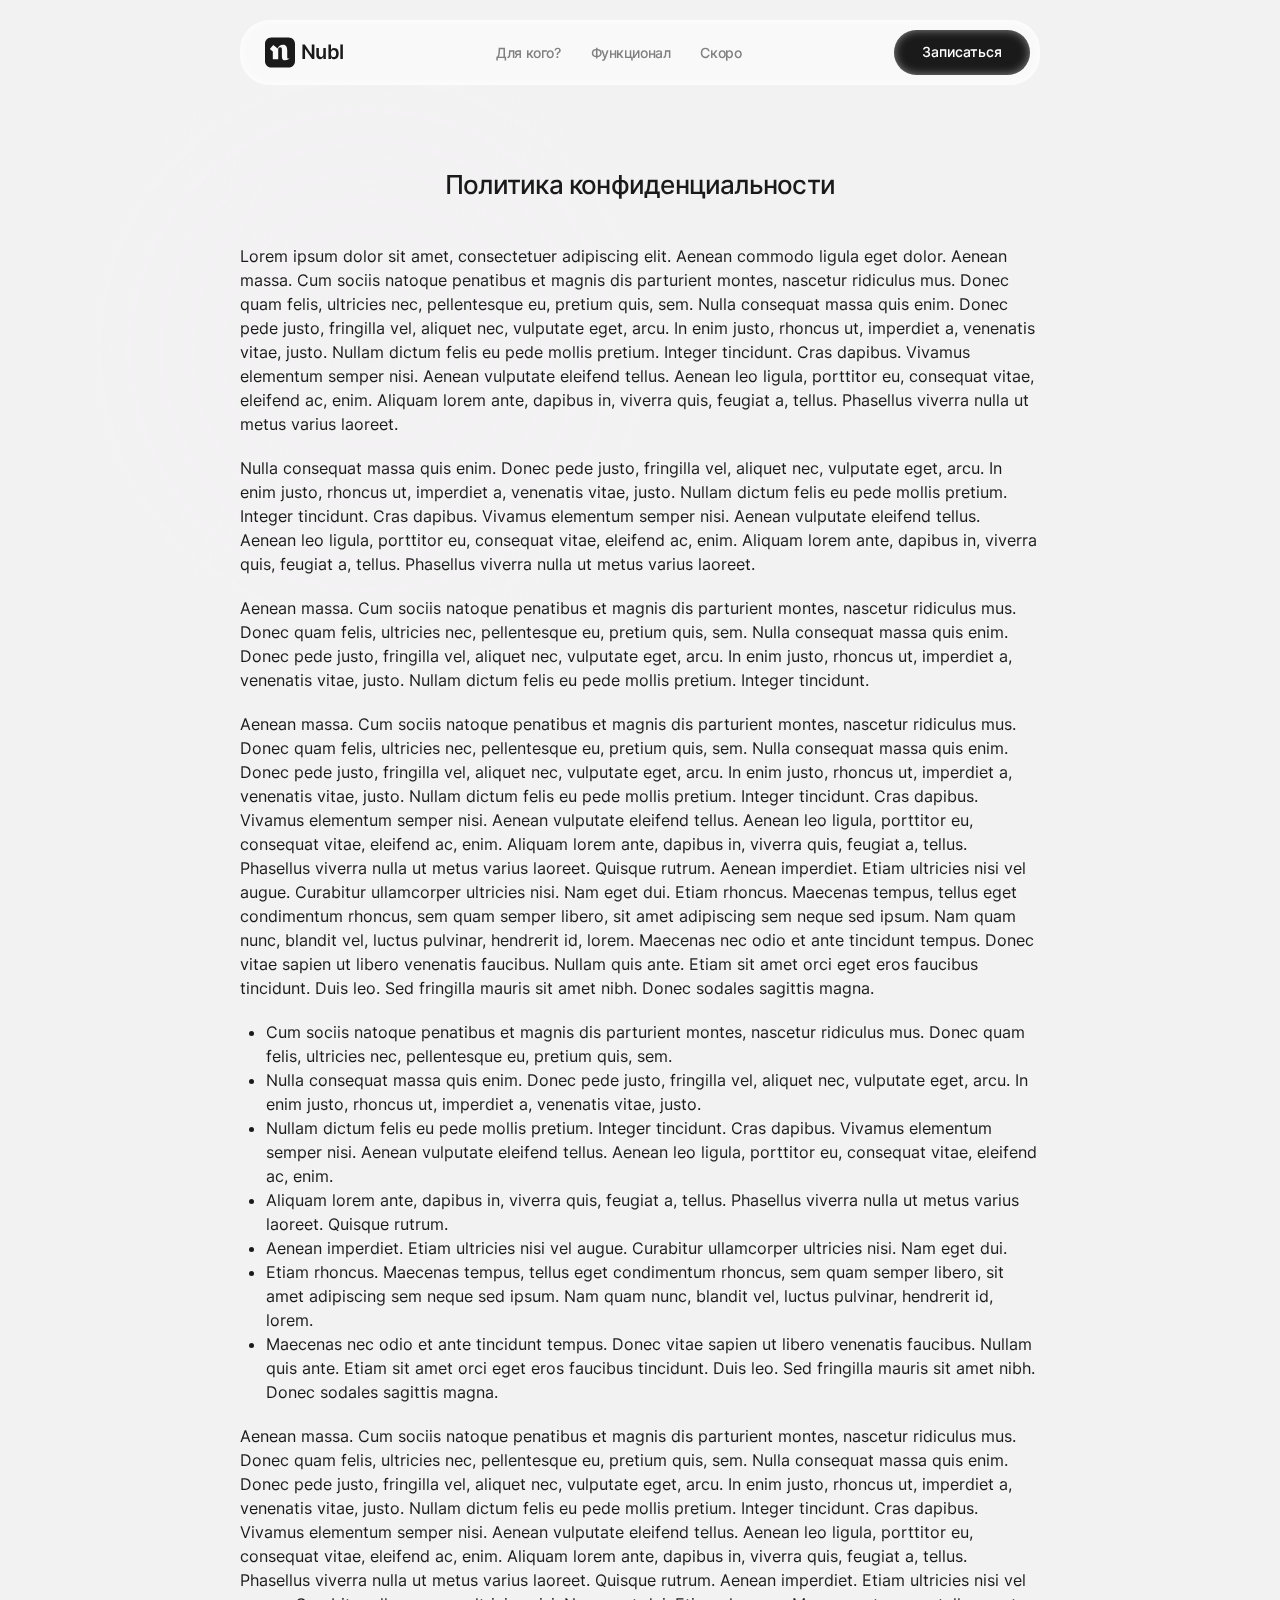
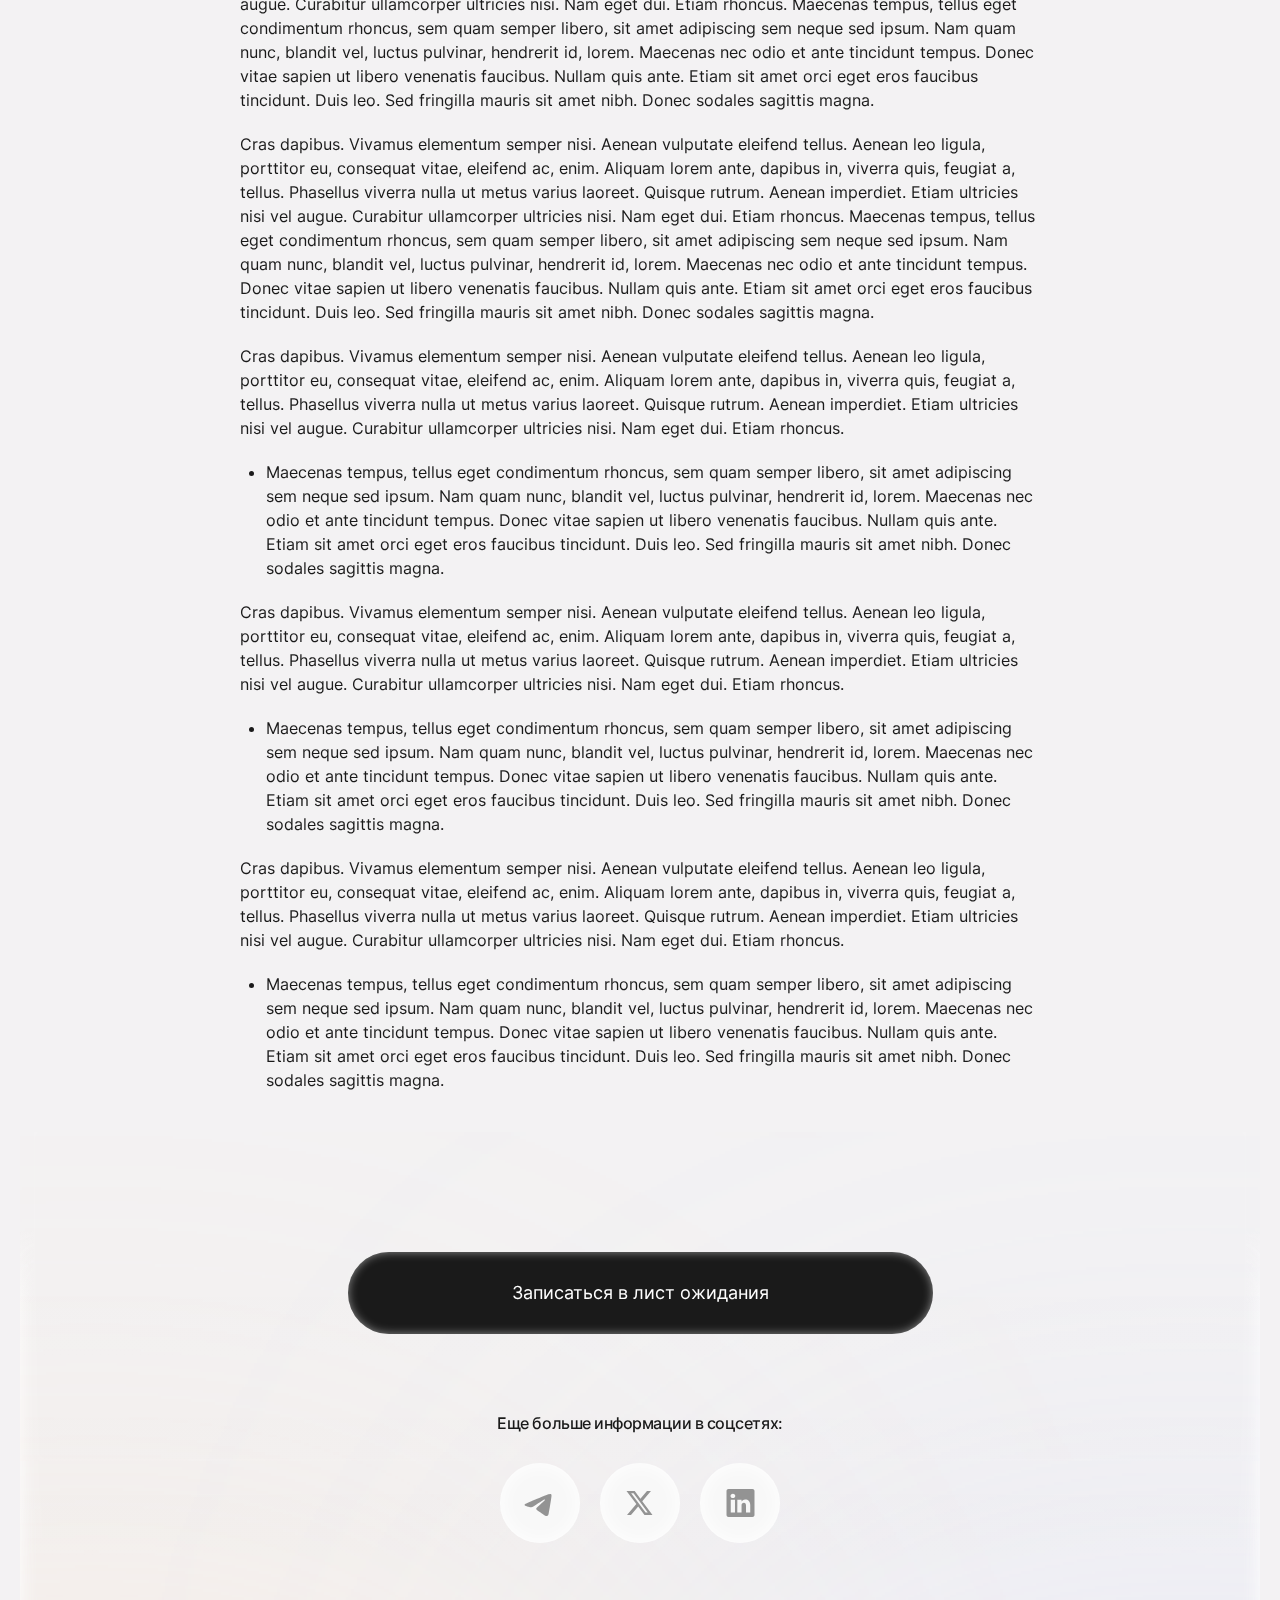
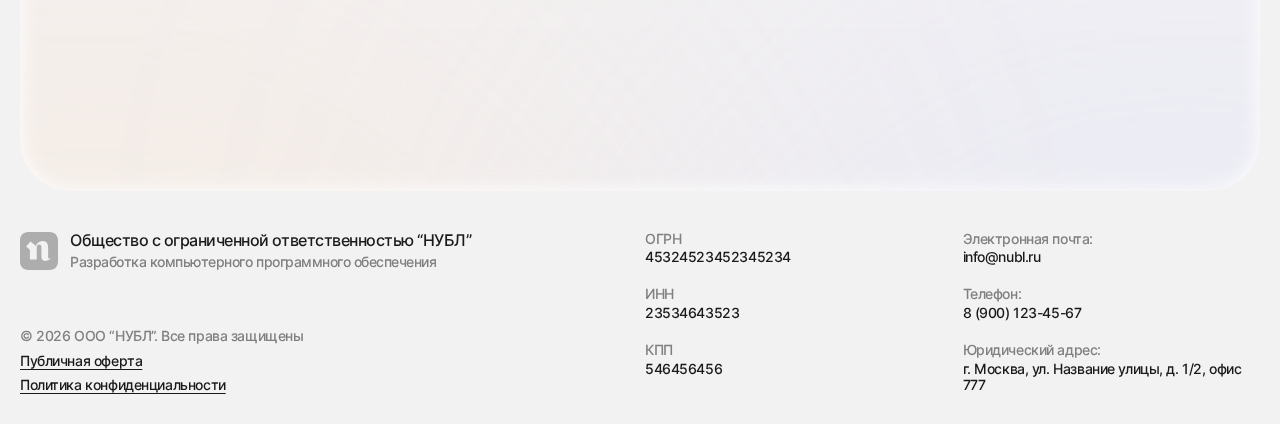
<file: policy.html>
<!DOCTYPE html>
<html lang="ru">

<head>

	<title>Nubl</title>
	<meta charset="UTF-8" />
	<meta name="format-detection" content="telephone=no" />
	<meta name="viewport" content="width=device-width, initial-scale=1.0" />
	<meta name="description" content="Быстрый таск-менеджер, который упрощает работу команд">

	<script>
		window.addEventListener('load', function() {
			// Ждем дополнительно 300ms для полной отрисовки стилей
			setTimeout(function() {
				document.body.classList.add('pace-done');
			}, 300);
		});
	</script>

	<link rel="stylesheet" href="css/style.min.css" />

	<link rel="shortcut icon" href="favicon.ico" />

</head>


<body>
	<div class="wrapper" style="opacity: 0;">
		<div class="mouse"></div>
		<header class="header">
			<div class="header__inner">
				<a href="index.html" class="logo">
					<svg width="30" height="31" viewBox="0 0 30 31" fill="none" xmlns="http://www.w3.org/2000/svg">
						<path fill-rule="evenodd" clip-rule="evenodd" d="M23.6842 0.5C27.1723 0.5 30 3.32768 30 6.81579V24.1842C30 27.6723 27.1723 30.5 23.6842 30.5H6.31579C2.82768 30.5 2.5432e-08 27.6723 0 24.1842V6.81579C0 3.32768 2.82768 0.5 6.31579 0.5H23.6842ZM18.0546 7.70009C15.4992 7.70022 13.3223 9.41367 12.6108 11.4902L8.28022 7.90363L4.80006 12.0191L7.8107 14.5263V22.3046H13.2252V12.5742C13.2252 11.1708 14.0488 10.3432 15.1727 10.343C16.4242 10.343 16.9035 10.9631 16.9035 12.7569V19.5499C16.9035 20.8489 17.1571 21.7924 17.6645 22.3801C19.4878 24.2557 23.191 22.937 24.6703 21.3208C24.739 21.2456 24.6345 21.1341 24.5446 21.1828C24.0986 21.4244 23.6437 21.5451 23.18 21.5452C22.5373 21.5452 22.2156 21.0813 22.2155 20.1536V13.1285C22.2155 10.3179 21.279 7.70009 18.0546 7.70009Z" fill="#1A1A1A" />
					</svg>
					<span>Nubl</span>
				</a>
				<nav class="menu menu-desktop">
					<ul class="menu__list">
						<li class="menu__item"><a href="index.html#target" class="to-scroll">Для кого?</a></li>
						<li class="menu__item"><a href="index.html#tools" class="to-scroll">Функционал</a></li>
						<li class="menu__item"><a href="index.html#upcoming" class="to-scroll">Скоро</a></li>
					</ul>
				</nav>
				<button class="burger" aria-label="Открыть меню">
					<span class="icon">
						<svg width="24" height="1" viewBox="0 0 24 1" fill="none" xmlns="http://www.w3.org/2000/svg">
							<path d="M0.5 0.5C0.5 0.223858 0.723858 0 1 0H23C23.2761 0 23.5 0.223858 23.5 0.5C23.5 0.776142 23.2761 1 23 1H1C0.723858 1 0.5 0.776142 0.5 0.5Z" fill="#1A1A1A" />
						</svg>
					</span>
					<span class="icon">
						<svg width="24" height="1" viewBox="0 0 24 1" fill="none" xmlns="http://www.w3.org/2000/svg">
							<path d="M0.5 0.5C0.5 0.223858 0.723858 0 1 0H23C23.2761 0 23.5 0.223858 23.5 0.5C23.5 0.776142 23.2761 1 23 1H1C0.723858 1 0.5 0.776142 0.5 0.5Z" fill="#1A1A1A" />
						</svg>
					</span>
				</button>
				<a href="index.html#signup" class="btn ani-btn btn-header to-scroll">
					Записаться
					<div class="decor-btn"></div>
				</a>
			</div>
			<nav class="menu menu-mob">
				<div class="menu__wrap">
					<ul class="menu__list">
						<li class="menu__item"><a href="index.html#target" class="to-scroll">Для кого?</a></li>
						<li class="menu__item"><a href="index.html#tools" class="to-scroll">Функционал</a></li>
						<li class="menu__item"><a href="index.html#upcoming" class="to-scroll">Скоро</a></li>
					</ul>
				</div>
			</nav>

		</header>

		<main class="mainpage">
			<section class="section policy">
				<div class="policy__inner">
					<h4 class="policy__title">Политика конфиденциальности</h4>
					<div class="policy__info">
						<p class="pb">Lorem ipsum dolor sit amet, consectetuer adipiscing elit. Aenean commodo ligula eget dolor. Aenean massa. Cum sociis natoque penatibus et magnis dis parturient montes, nascetur ridiculus mus. Donec quam felis, ultricies nec, pellentesque eu, pretium quis, sem. Nulla consequat massa quis enim. Donec pede justo, fringilla vel, aliquet nec, vulputate eget, arcu. In enim justo, rhoncus ut, imperdiet a, venenatis vitae, justo. Nullam dictum felis eu pede mollis pretium. Integer tincidunt. Cras dapibus. Vivamus elementum semper nisi. Aenean vulputate eleifend tellus. Aenean leo ligula, porttitor eu, consequat vitae, eleifend ac, enim. Aliquam lorem ante, dapibus in, viverra quis, feugiat a, tellus. Phasellus viverra nulla ut metus varius laoreet. </p>
						<p class="pb">Nulla consequat massa quis enim. Donec pede justo, fringilla vel, aliquet nec, vulputate eget, arcu. In enim justo, rhoncus ut, imperdiet a, venenatis vitae, justo. Nullam dictum felis eu pede mollis pretium. Integer tincidunt. Cras dapibus. Vivamus elementum semper nisi. Aenean vulputate eleifend tellus. Aenean leo ligula, porttitor eu, consequat vitae, eleifend ac, enim. Aliquam lorem ante, dapibus in, viverra quis, feugiat a, tellus. Phasellus viverra nulla ut metus varius laoreet. </p>
						<p class="pb">Aenean massa. Cum sociis natoque penatibus et magnis dis parturient montes, nascetur ridiculus mus. Donec quam felis, ultricies nec, pellentesque eu, pretium quis, sem. Nulla consequat massa quis enim. Donec pede justo, fringilla vel, aliquet nec, vulputate eget, arcu. In enim justo, rhoncus ut, imperdiet a, venenatis vitae, justo. Nullam dictum felis eu pede mollis pretium. Integer tincidunt. </p>
						<p class="pb">Aenean massa. Cum sociis natoque penatibus et magnis dis parturient montes, nascetur ridiculus mus. Donec quam felis, ultricies nec, pellentesque eu, pretium quis, sem. Nulla consequat massa quis enim. Donec pede justo, fringilla vel, aliquet nec, vulputate eget, arcu. In enim justo, rhoncus ut, imperdiet a, venenatis vitae, justo. Nullam dictum felis eu pede mollis pretium. Integer tincidunt. Cras dapibus. Vivamus elementum semper nisi. Aenean vulputate eleifend tellus. Aenean leo ligula, porttitor eu, consequat vitae, eleifend ac, enim. Aliquam lorem ante, dapibus in, viverra quis, feugiat a, tellus. Phasellus viverra nulla ut metus varius laoreet. Quisque rutrum. Aenean imperdiet. Etiam ultricies nisi vel augue. Curabitur ullamcorper ultricies nisi. Nam eget dui. Etiam rhoncus. Maecenas tempus, tellus eget condimentum rhoncus, sem quam semper libero, sit amet adipiscing sem neque sed ipsum. Nam quam nunc, blandit vel, luctus pulvinar, hendrerit id, lorem. Maecenas nec odio et ante tincidunt tempus. Donec vitae sapien ut libero venenatis faucibus. Nullam quis ante. Etiam sit amet orci eget eros faucibus tincidunt. Duis leo. Sed fringilla mauris sit amet nibh. Donec sodales sagittis magna. </p>
						<ul class="pb">
							<li>Cum sociis natoque penatibus et magnis dis parturient montes, nascetur ridiculus mus. Donec quam felis, ultricies nec, pellentesque eu, pretium quis, sem. </li>
							<li>Nulla consequat massa quis enim. Donec pede justo, fringilla vel, aliquet nec, vulputate eget, arcu. In enim justo, rhoncus ut, imperdiet a, venenatis vitae, justo. </li>
							<li>Nullam dictum felis eu pede mollis pretium. Integer tincidunt. Cras dapibus. Vivamus elementum semper nisi. Aenean vulputate eleifend tellus. Aenean leo ligula, porttitor eu, consequat vitae, eleifend ac, enim. </li>
							<li>Aliquam lorem ante, dapibus in, viverra quis, feugiat a, tellus. Phasellus viverra nulla ut metus varius laoreet. Quisque rutrum. </li>
							<li>Aenean imperdiet. Etiam ultricies nisi vel augue. Curabitur ullamcorper ultricies nisi. Nam eget dui. </li>
							<li>Etiam rhoncus. Maecenas tempus, tellus eget condimentum rhoncus, sem quam semper libero, sit amet adipiscing sem neque sed ipsum. Nam quam nunc, blandit vel, luctus pulvinar, hendrerit id, lorem. </li>
							<li>Maecenas nec odio et ante tincidunt tempus. Donec vitae sapien ut libero venenatis faucibus. Nullam quis ante. Etiam sit amet orci eget eros faucibus tincidunt. Duis leo. Sed fringilla mauris sit amet nibh. Donec sodales sagittis magna. </li>
						</ul>
						<p class="pb">Aenean massa. Cum sociis natoque penatibus et magnis dis parturient montes, nascetur ridiculus mus. Donec quam felis, ultricies nec, pellentesque eu, pretium quis, sem. Nulla consequat massa quis enim. Donec pede justo, fringilla vel, aliquet nec, vulputate eget, arcu. In enim justo, rhoncus ut, imperdiet a, venenatis vitae, justo. Nullam dictum felis eu pede mollis pretium. Integer tincidunt. Cras dapibus. Vivamus elementum semper nisi. Aenean vulputate eleifend tellus. Aenean leo ligula, porttitor eu, consequat vitae, eleifend ac, enim. Aliquam lorem ante, dapibus in, viverra quis, feugiat a, tellus. Phasellus viverra nulla ut metus varius laoreet. Quisque rutrum. Aenean imperdiet. Etiam ultricies nisi vel augue. Curabitur ullamcorper ultricies nisi. Nam eget dui. Etiam rhoncus. Maecenas tempus, tellus eget condimentum rhoncus, sem quam semper libero, sit amet adipiscing sem neque sed ipsum. Nam quam nunc, blandit vel, luctus pulvinar, hendrerit id, lorem. Maecenas nec odio et ante tincidunt tempus. Donec vitae sapien ut libero venenatis faucibus. Nullam quis ante. Etiam sit amet orci eget eros faucibus tincidunt. Duis leo. Sed fringilla mauris sit amet nibh. Donec sodales sagittis magna. </p>
						<p class="pb">Cras dapibus. Vivamus elementum semper nisi. Aenean vulputate eleifend tellus. Aenean leo ligula, porttitor eu, consequat vitae, eleifend ac, enim. Aliquam lorem ante, dapibus in, viverra quis, feugiat a, tellus. Phasellus viverra nulla ut metus varius laoreet. Quisque rutrum. Aenean imperdiet. Etiam ultricies nisi vel augue. Curabitur ullamcorper ultricies nisi. Nam eget dui. Etiam rhoncus. Maecenas tempus, tellus eget condimentum rhoncus, sem quam semper libero, sit amet adipiscing sem neque sed ipsum. Nam quam nunc, blandit vel, luctus pulvinar, hendrerit id, lorem. Maecenas nec odio et ante tincidunt tempus. Donec vitae sapien ut libero venenatis faucibus. Nullam quis ante. Etiam sit amet orci eget eros faucibus tincidunt. Duis leo. Sed fringilla mauris sit amet nibh. Donec sodales sagittis magna. </p>
						<p>Cras dapibus. Vivamus elementum semper nisi. Aenean vulputate eleifend tellus. Aenean leo ligula, porttitor eu, consequat vitae, eleifend ac, enim. Aliquam lorem ante, dapibus in, viverra quis, feugiat a, tellus. Phasellus viverra nulla ut metus varius laoreet. Quisque rutrum. Aenean imperdiet. Etiam ultricies nisi vel augue. Curabitur ullamcorper ultricies nisi. Nam eget dui. Etiam rhoncus. </p>
						<ul class="pb">
							<li>Maecenas tempus, tellus eget condimentum rhoncus, sem quam semper libero, sit amet adipiscing sem neque sed ipsum. Nam quam nunc, blandit vel, luctus pulvinar, hendrerit id, lorem. Maecenas nec odio et ante tincidunt tempus. Donec vitae sapien ut libero venenatis faucibus. Nullam quis ante. Etiam sit amet orci eget eros faucibus tincidunt. Duis leo. Sed fringilla mauris sit amet nibh. Donec sodales sagittis magna. </li>
						</ul>
						<p>Cras dapibus. Vivamus elementum semper nisi. Aenean vulputate eleifend tellus. Aenean leo ligula, porttitor eu, consequat vitae, eleifend ac, enim. Aliquam lorem ante, dapibus in, viverra quis, feugiat a, tellus. Phasellus viverra nulla ut metus varius laoreet. Quisque rutrum. Aenean imperdiet. Etiam ultricies nisi vel augue. Curabitur ullamcorper ultricies nisi. Nam eget dui. Etiam rhoncus. </p>
						<ul class="pb">
							<li>Maecenas tempus, tellus eget condimentum rhoncus, sem quam semper libero, sit amet adipiscing sem neque sed ipsum. Nam quam nunc, blandit vel, luctus pulvinar, hendrerit id, lorem. Maecenas nec odio et ante tincidunt tempus. Donec vitae sapien ut libero venenatis faucibus. Nullam quis ante. Etiam sit amet orci eget eros faucibus tincidunt. Duis leo. Sed fringilla mauris sit amet nibh. Donec sodales sagittis magna. </li>
						</ul>
						<p>Cras dapibus. Vivamus elementum semper nisi. Aenean vulputate eleifend tellus. Aenean leo ligula, porttitor eu, consequat vitae, eleifend ac, enim. Aliquam lorem ante, dapibus in, viverra quis, feugiat a, tellus. Phasellus viverra nulla ut metus varius laoreet. Quisque rutrum. Aenean imperdiet. Etiam ultricies nisi vel augue. Curabitur ullamcorper ultricies nisi. Nam eget dui. Etiam rhoncus. </p>
						<ul class="pb">
							<li>Maecenas tempus, tellus eget condimentum rhoncus, sem quam semper libero, sit amet adipiscing sem neque sed ipsum. Nam quam nunc, blandit vel, luctus pulvinar, hendrerit id, lorem. Maecenas nec odio et ante tincidunt tempus. Donec vitae sapien ut libero venenatis faucibus. Nullam quis ante. Etiam sit amet orci eget eros faucibus tincidunt. Duis leo. Sed fringilla mauris sit amet nibh. Donec sodales sagittis magna. </li>
						</ul>
					</div>
				</div>
			</section>
			<section data-ani data-ani-bottom ani-show-center class="section signup policy-block decor-ani">
				<div class="signup__container">
					<div class="signup__inner">
						<a href="index.html#signup" class="btn ani-btn btn-block btn-policy to-scroll">
							Записаться в лист ожидания
							<div class="decor-btn"></div>
						</a>
						<div class="signup-info">
							<p class="signup-info__text">Еще больше информации в соцсетях:</p>
							<div class="signup-socials">
								<a href="https://t.me/Telegram" target="_blank" class="signup-socials__items icon" aria-label="Telegram">
									<svg width="33" height="28" viewBox="0 0 33 28" fill="none" xmlns="http://www.w3.org/2000/svg">
										<path d="M26.1287 5.00022C26.3359 4.99615 26.7937 5.04707 27.0921 5.28542C27.2903 5.45469 27.4168 5.69095 27.4464 5.94748C27.4795 6.13693 27.521 6.57083 27.4878 6.90899C27.1149 10.7754 25.4947 20.1543 24.6701 24.4832C24.3221 26.3166 23.6363 26.9297 22.9713 26.9888C21.5293 27.1212 20.4333 26.0517 19.0348 25.1513C16.847 23.7396 15.6101 22.8616 13.4865 21.4845C11.0314 19.8956 12.6225 19.0196 14.021 17.5937C14.3877 17.2188 20.7482 11.5292 20.8725 11.0138C20.887 10.9486 20.9015 10.7082 20.7565 10.5819C20.6115 10.4556 20.396 10.4984 20.2406 10.533C20.021 10.5819 16.5258 12.8553 9.75514 17.3472C8.76066 18.0194 7.86356 18.3453 7.05763 18.325C6.17089 18.3087 4.46371 17.834 3.19369 17.4286C1.63568 16.9296 0.398807 16.6668 0.506541 15.8214C0.56248 15.3813 1.17988 14.9311 2.35667 14.4708C9.60389 11.3662 14.4354 9.3189 16.8552 8.3309C23.7585 5.50746 25.1943 5.01652 26.1287 5.00022Z" fill="#939393" />
									</svg>
								</a>
								<a href="https://x.com/" target="_blank" class="signup-socials__items icon" aria-label="x.com">
									<svg width="28" height="28" viewBox="0 0 28 28" fill="none" xmlns="http://www.w3.org/2000/svg">
										<path d="M20.9761 2H24.9628L16.2528 12.1673L26.5 26H18.4768L12.1935 17.6095L5.00233 26H1.0135L10.3302 15.1246L0.5 2.00111H8.72683L14.4068 9.67031L20.9761 2ZM19.5775 23.5638H21.7864L7.5265 4.30895H5.15617L19.5775 23.5638Z" fill="#939393" />
									</svg>
								</a>
								<a href="https://www.linkedin.com/" target="_blank" class="signup-socials__items icon" aria-label="LinkedIn">
									<svg width="29" height="28" viewBox="0 0 29 28" fill="none" xmlns="http://www.w3.org/2000/svg">
										<path fill-rule="evenodd" clip-rule="evenodd" d="M26.4307 28C27.5734 28 28.5 27.1021 28.5 25.9943V2.00574C28.5 0.898305 27.5734 0 26.4307 0H2.56898C1.42628 8.18486e-05 0.500012 0.898355 0.5 2.00574V25.9943C0.500004 27.102 1.42628 27.9999 2.56898 28H26.4307ZM6.84589 9.06903C5.4267 9.06903 4.50884 8.09832 4.50876 6.88506C4.50876 5.64443 5.4548 4.70038 6.90146 4.70038C8.34817 4.70045 9.23853 5.64448 9.26602 6.88506C9.26594 8.09832 8.34804 9.06903 6.87331 9.06903H6.84589ZM11.3274 23.4391C11.3274 23.4391 11.3829 11.9819 11.3274 10.7954H15.5567V12.5867C15.5473 12.601 15.5376 12.6149 15.5285 12.629H15.5567V12.5867C16.1186 11.7251 17.1239 10.4988 19.368 10.4988C22.1504 10.4989 24.2368 12.3059 24.2368 16.1893V23.4391H20.0079V16.6749C20.0079 14.9753 19.3959 13.8157 17.8657 13.8157C16.6974 13.8157 16.0014 14.5977 15.6956 15.3527C15.584 15.6228 15.5567 16.0005 15.5567 16.3783V23.4391H11.3274ZM4.75886 23.4391V10.7954H8.98777V23.4391H4.75886Z" fill="#939393" />
									</svg>
								</a>
							</div>
						</div>
					</div>
				</div>

				<div class="ani-decor">
					<span></span>
					<span></span>
				</div>
				<div class="bg-decor-top"><span></span></div>
				<div class="box-inset-bg-wrap">
					<div class="box-inset-bg"></div>
				</div>
				<div class="signup-text-decor">
					<span>n</span>
					<span>u</span>
					<span>b</span>
					<span class="pl">l</span>
					<span class="signup-text-item">s</span>
					<span class="signup-text-item">p</span>
					<span class="signup-text-item">a</span>
					<span class="signup-text-item">c</span>
					<span class="signup-text-item">e</span>
					<span class="signup-text-item">s</span>
				</div>
				<div class="mob-decor-circle icon">
					<img src="img/1x1.webp" data-src="img/pictures/mob-decor.webp" alt="декоративные точки">
				</div>
			</section>

		</main>
		<footer class="footer">
			<div class="footer__inner">
				<div class="footer__col">
					<div class="footer__block">
						<div class="logo icon">
							<svg width="38" height="38" viewBox="0 0 38 38" fill="none" xmlns="http://www.w3.org/2000/svg">
								<path fill-rule="evenodd" clip-rule="evenodd" d="M30 0C34.4183 0 38 3.58172 38 8V30C38 34.4183 34.4183 38 30 38H8C3.58172 38 3.22139e-08 34.4183 0 30V8C0 3.58172 3.58172 3.22128e-08 8 0H30ZM22.8691 9.12012C19.6323 9.12028 16.8749 11.2907 15.9736 13.9209L10.4883 9.37793L6.08008 14.5908L9.89355 17.7666V27.6191H16.752V15.2939C16.752 13.5163 17.7951 12.468 19.2188 12.4678C20.804 12.4678 21.4111 13.2533 21.4111 15.5254V24.1299C21.4111 25.7753 21.7324 26.9704 22.375 27.7148C24.6845 30.0906 29.3753 28.4202 31.249 26.373C31.3361 26.2777 31.2037 26.1366 31.0898 26.1982C30.5248 26.5042 29.9486 26.6571 29.3613 26.6572C28.5473 26.6572 28.1397 26.0697 28.1396 24.8945V15.9961C28.1396 12.436 26.9533 9.12012 22.8691 9.12012Z" fill="#ADADAD" />
							</svg>
						</div>
						<p class="footer__text">Общество с ограниченной ответственностью “НУБЛ”
							<span>Разработка компьютерного программного обеспечения</span>
						</p>
					</div>
					<div class="footer__policy policy-desktop">
						<span>© <span class="current-year"></span> ООО “НУБЛ”. Все права защищены</span>
						<a href="public-offer.html">Публичная оферта</a>
						<a href="policy.html">Политика конфиденциальности</a>
					</div>
				</div>
				<div class="footer__col">
					<div class="footer-info">
						<div class="footer-info__items">
							<span class="footer-info__label">ОГРН</span>
							<p class="footer-info__text">45324523452345234</p>
						</div>
						<div class="footer-info__items">
							<span class="footer-info__label">ИНН</span>
							<p class="footer-info__text">23534643523</p>
						</div>
						<div class="footer-info__items">
							<span class="footer-info__label">КПП</span>
							<p class="footer-info__text">546456456</p>
						</div>
						<div class="footer-info__items">
							<span class="footer-info__label">Электронная почта:</span>
							<a href="mailto:info@nubl.ru" class="footer-info__text">info@nubl.ru</a>
						</div>
						<div class="footer-info__items">
							<span class="footer-info__label">Телефон:</span>
							<a href="tel:+79001234567" class="footer-info__text">8 (900) 123-45-67</a>
						</div>
						<div class="footer-info__items">
							<span class="footer-info__label">Юридический адрес:</span>
							<p class="footer-info__text">г. Москва, ул. Название улицы, д. 1/2, офис 777</p>
						</div>
					</div>
				</div>
				<div class="footer__policy policy-mob">
					<span>© <span class="current-year"></span> ООО “НУБЛ”. Все права защищены</span>
					<a href="public-offer.html">Публичная оферта</a>
					<a href="policy.html">Политика конфиденциальности</a>
				</div>
			</div>
		</footer>
		<div class="decor"></div>
		<div class="overlap"></div>
	</div>


	<script defer src="js/app.min.js"></script>
</body>

</html>
</file>
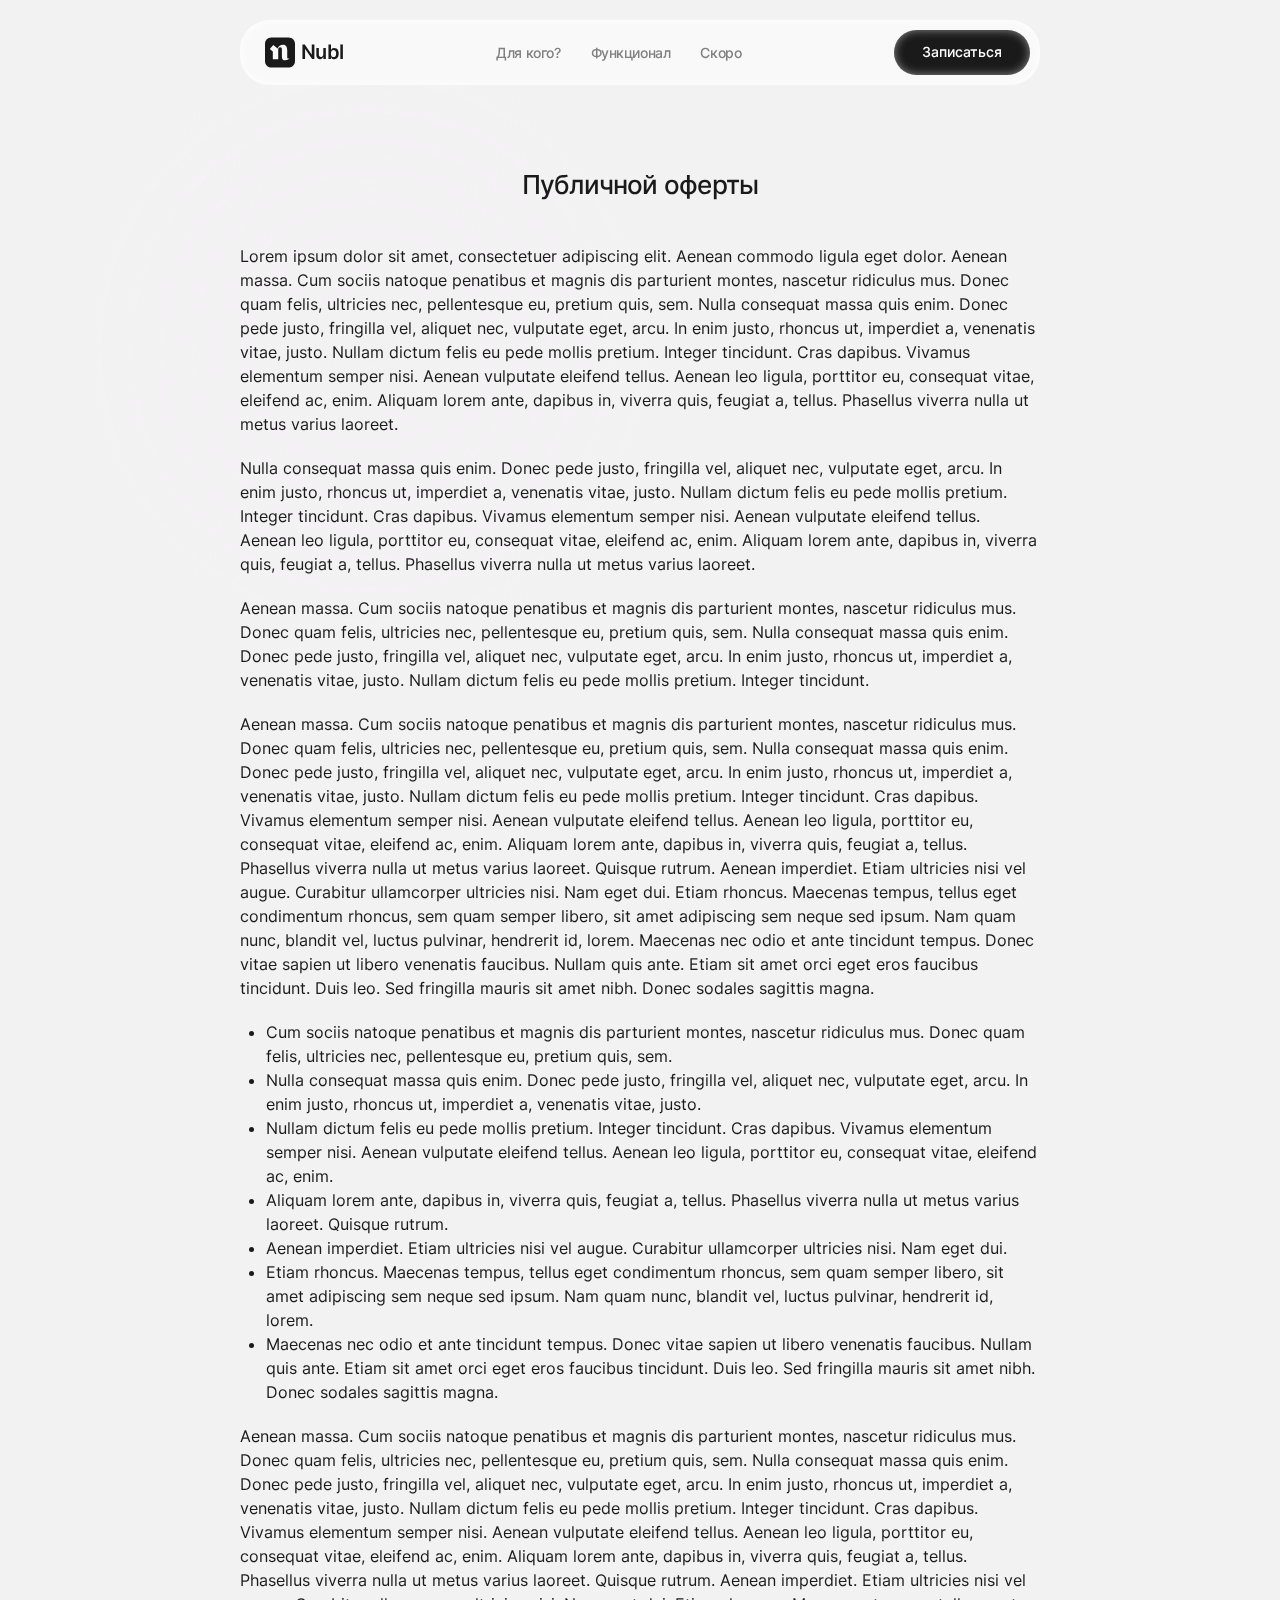
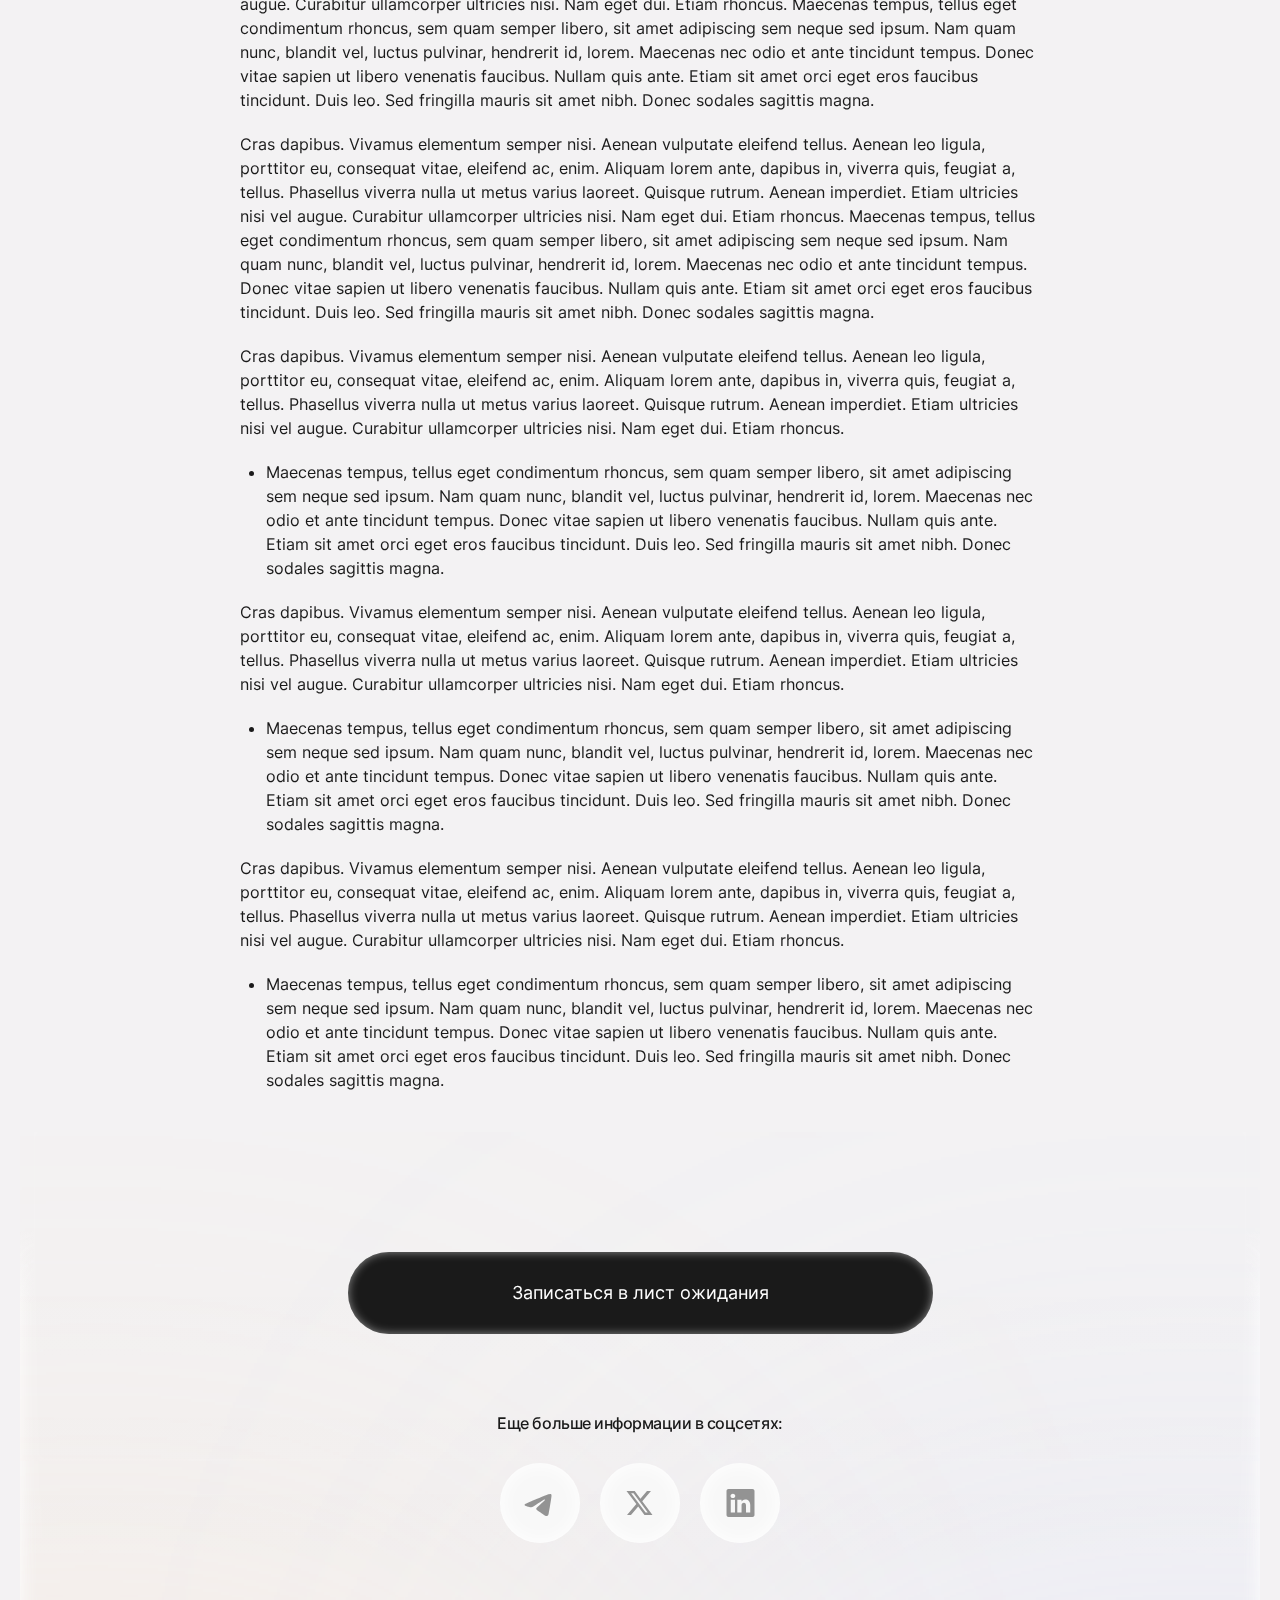
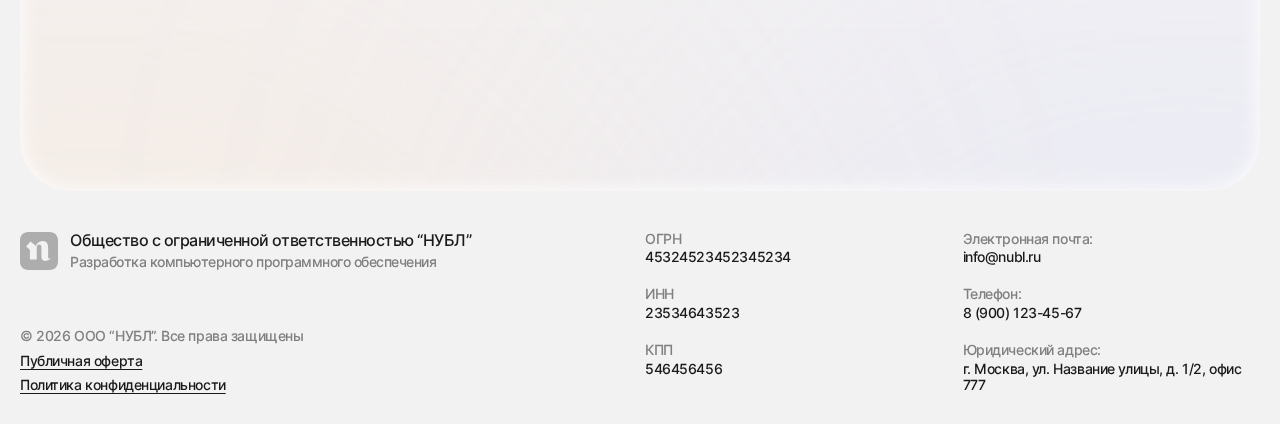
<file: public-offer.html>
<!DOCTYPE html>
<html lang="ru">

<head>

	<title>Nubl</title>
	<meta charset="UTF-8" />
	<meta name="format-detection" content="telephone=no" />
	<meta name="viewport" content="width=device-width, initial-scale=1.0" />
	<meta name="description" content="Быстрый таск-менеджер, который упрощает работу команд">

	<script>
		window.addEventListener('load', function() {
			// Ждем дополнительно 300ms для полной отрисовки стилей
			setTimeout(function() {
				document.body.classList.add('pace-done');
			}, 300);
		});
	</script>

	<link rel="stylesheet" href="css/style.min.css" />

	<link rel="shortcut icon" href="favicon.ico" />

</head>


<body>
	<div class="wrapper" style="opacity: 0;">
		<div class="mouse"></div>
		<header class="header">
			<div class="header__inner">
				<a href="index.html" class="logo">
					<svg width="30" height="31" viewBox="0 0 30 31" fill="none" xmlns="http://www.w3.org/2000/svg">
						<path fill-rule="evenodd" clip-rule="evenodd" d="M23.6842 0.5C27.1723 0.5 30 3.32768 30 6.81579V24.1842C30 27.6723 27.1723 30.5 23.6842 30.5H6.31579C2.82768 30.5 2.5432e-08 27.6723 0 24.1842V6.81579C0 3.32768 2.82768 0.5 6.31579 0.5H23.6842ZM18.0546 7.70009C15.4992 7.70022 13.3223 9.41367 12.6108 11.4902L8.28022 7.90363L4.80006 12.0191L7.8107 14.5263V22.3046H13.2252V12.5742C13.2252 11.1708 14.0488 10.3432 15.1727 10.343C16.4242 10.343 16.9035 10.9631 16.9035 12.7569V19.5499C16.9035 20.8489 17.1571 21.7924 17.6645 22.3801C19.4878 24.2557 23.191 22.937 24.6703 21.3208C24.739 21.2456 24.6345 21.1341 24.5446 21.1828C24.0986 21.4244 23.6437 21.5451 23.18 21.5452C22.5373 21.5452 22.2156 21.0813 22.2155 20.1536V13.1285C22.2155 10.3179 21.279 7.70009 18.0546 7.70009Z" fill="#1A1A1A" />
					</svg>
					<span>Nubl</span>
				</a>
				<nav class="menu menu-desktop">
					<ul class="menu__list">
						<li class="menu__item"><a href="index.html#target" class="to-scroll">Для кого?</a></li>
						<li class="menu__item"><a href="index.html#tools" class="to-scroll">Функционал</a></li>
						<li class="menu__item"><a href="index.html#upcoming" class="to-scroll">Скоро</a></li>
					</ul>
				</nav>
				<button class="burger" aria-label="Открыть меню">
					<span class="icon">
						<svg width="24" height="1" viewBox="0 0 24 1" fill="none" xmlns="http://www.w3.org/2000/svg">
							<path d="M0.5 0.5C0.5 0.223858 0.723858 0 1 0H23C23.2761 0 23.5 0.223858 23.5 0.5C23.5 0.776142 23.2761 1 23 1H1C0.723858 1 0.5 0.776142 0.5 0.5Z" fill="#1A1A1A" />
						</svg>
					</span>
					<span class="icon">
						<svg width="24" height="1" viewBox="0 0 24 1" fill="none" xmlns="http://www.w3.org/2000/svg">
							<path d="M0.5 0.5C0.5 0.223858 0.723858 0 1 0H23C23.2761 0 23.5 0.223858 23.5 0.5C23.5 0.776142 23.2761 1 23 1H1C0.723858 1 0.5 0.776142 0.5 0.5Z" fill="#1A1A1A" />
						</svg>
					</span>
				</button>
				<a href="index.html#signup" class="btn ani-btn btn-header to-scroll">
					Записаться
					<div class="decor-btn"></div>
				</a>
			</div>
			<nav class="menu menu-mob">
				<div class="menu__wrap">
					<ul class="menu__list">
						<li class="menu__item"><a href="index.html#target" class="to-scroll">Для кого?</a></li>
						<li class="menu__item"><a href="index.html#tools" class="to-scroll">Функционал</a></li>
						<li class="menu__item"><a href="index.html#upcoming" class="to-scroll">Скоро</a></li>
					</ul>
				</div>
			</nav>

		</header>

		<main class="mainpage">
			<section class="section policy">
				<div class="policy__inner">
					<h4 class="policy__title">Публичной оферты </h4>
					<div class="policy__info">
						<p class="pb">Lorem ipsum dolor sit amet, consectetuer adipiscing elit. Aenean commodo ligula eget dolor. Aenean massa. Cum sociis natoque penatibus et magnis dis parturient montes, nascetur ridiculus mus. Donec quam felis, ultricies nec, pellentesque eu, pretium quis, sem. Nulla consequat massa quis enim. Donec pede justo, fringilla vel, aliquet nec, vulputate eget, arcu. In enim justo, rhoncus ut, imperdiet a, venenatis vitae, justo. Nullam dictum felis eu pede mollis pretium. Integer tincidunt. Cras dapibus. Vivamus elementum semper nisi. Aenean vulputate eleifend tellus. Aenean leo ligula, porttitor eu, consequat vitae, eleifend ac, enim. Aliquam lorem ante, dapibus in, viverra quis, feugiat a, tellus. Phasellus viverra nulla ut metus varius laoreet. </p>
						<p class="pb">Nulla consequat massa quis enim. Donec pede justo, fringilla vel, aliquet nec, vulputate eget, arcu. In enim justo, rhoncus ut, imperdiet a, venenatis vitae, justo. Nullam dictum felis eu pede mollis pretium. Integer tincidunt. Cras dapibus. Vivamus elementum semper nisi. Aenean vulputate eleifend tellus. Aenean leo ligula, porttitor eu, consequat vitae, eleifend ac, enim. Aliquam lorem ante, dapibus in, viverra quis, feugiat a, tellus. Phasellus viverra nulla ut metus varius laoreet. </p>
						<p class="pb">Aenean massa. Cum sociis natoque penatibus et magnis dis parturient montes, nascetur ridiculus mus. Donec quam felis, ultricies nec, pellentesque eu, pretium quis, sem. Nulla consequat massa quis enim. Donec pede justo, fringilla vel, aliquet nec, vulputate eget, arcu. In enim justo, rhoncus ut, imperdiet a, venenatis vitae, justo. Nullam dictum felis eu pede mollis pretium. Integer tincidunt. </p>
						<p class="pb">Aenean massa. Cum sociis natoque penatibus et magnis dis parturient montes, nascetur ridiculus mus. Donec quam felis, ultricies nec, pellentesque eu, pretium quis, sem. Nulla consequat massa quis enim. Donec pede justo, fringilla vel, aliquet nec, vulputate eget, arcu. In enim justo, rhoncus ut, imperdiet a, venenatis vitae, justo. Nullam dictum felis eu pede mollis pretium. Integer tincidunt. Cras dapibus. Vivamus elementum semper nisi. Aenean vulputate eleifend tellus. Aenean leo ligula, porttitor eu, consequat vitae, eleifend ac, enim. Aliquam lorem ante, dapibus in, viverra quis, feugiat a, tellus. Phasellus viverra nulla ut metus varius laoreet. Quisque rutrum. Aenean imperdiet. Etiam ultricies nisi vel augue. Curabitur ullamcorper ultricies nisi. Nam eget dui. Etiam rhoncus. Maecenas tempus, tellus eget condimentum rhoncus, sem quam semper libero, sit amet adipiscing sem neque sed ipsum. Nam quam nunc, blandit vel, luctus pulvinar, hendrerit id, lorem. Maecenas nec odio et ante tincidunt tempus. Donec vitae sapien ut libero venenatis faucibus. Nullam quis ante. Etiam sit amet orci eget eros faucibus tincidunt. Duis leo. Sed fringilla mauris sit amet nibh. Donec sodales sagittis magna. </p>
						<ul class="pb">
							<li>Cum sociis natoque penatibus et magnis dis parturient montes, nascetur ridiculus mus. Donec quam felis, ultricies nec, pellentesque eu, pretium quis, sem. </li>
							<li>Nulla consequat massa quis enim. Donec pede justo, fringilla vel, aliquet nec, vulputate eget, arcu. In enim justo, rhoncus ut, imperdiet a, venenatis vitae, justo. </li>
							<li>Nullam dictum felis eu pede mollis pretium. Integer tincidunt. Cras dapibus. Vivamus elementum semper nisi. Aenean vulputate eleifend tellus. Aenean leo ligula, porttitor eu, consequat vitae, eleifend ac, enim. </li>
							<li>Aliquam lorem ante, dapibus in, viverra quis, feugiat a, tellus. Phasellus viverra nulla ut metus varius laoreet. Quisque rutrum. </li>
							<li>Aenean imperdiet. Etiam ultricies nisi vel augue. Curabitur ullamcorper ultricies nisi. Nam eget dui. </li>
							<li>Etiam rhoncus. Maecenas tempus, tellus eget condimentum rhoncus, sem quam semper libero, sit amet adipiscing sem neque sed ipsum. Nam quam nunc, blandit vel, luctus pulvinar, hendrerit id, lorem. </li>
							<li>Maecenas nec odio et ante tincidunt tempus. Donec vitae sapien ut libero venenatis faucibus. Nullam quis ante. Etiam sit amet orci eget eros faucibus tincidunt. Duis leo. Sed fringilla mauris sit amet nibh. Donec sodales sagittis magna. </li>
						</ul>
						<p class="pb">Aenean massa. Cum sociis natoque penatibus et magnis dis parturient montes, nascetur ridiculus mus. Donec quam felis, ultricies nec, pellentesque eu, pretium quis, sem. Nulla consequat massa quis enim. Donec pede justo, fringilla vel, aliquet nec, vulputate eget, arcu. In enim justo, rhoncus ut, imperdiet a, venenatis vitae, justo. Nullam dictum felis eu pede mollis pretium. Integer tincidunt. Cras dapibus. Vivamus elementum semper nisi. Aenean vulputate eleifend tellus. Aenean leo ligula, porttitor eu, consequat vitae, eleifend ac, enim. Aliquam lorem ante, dapibus in, viverra quis, feugiat a, tellus. Phasellus viverra nulla ut metus varius laoreet. Quisque rutrum. Aenean imperdiet. Etiam ultricies nisi vel augue. Curabitur ullamcorper ultricies nisi. Nam eget dui. Etiam rhoncus. Maecenas tempus, tellus eget condimentum rhoncus, sem quam semper libero, sit amet adipiscing sem neque sed ipsum. Nam quam nunc, blandit vel, luctus pulvinar, hendrerit id, lorem. Maecenas nec odio et ante tincidunt tempus. Donec vitae sapien ut libero venenatis faucibus. Nullam quis ante. Etiam sit amet orci eget eros faucibus tincidunt. Duis leo. Sed fringilla mauris sit amet nibh. Donec sodales sagittis magna. </p>
						<p class="pb">Cras dapibus. Vivamus elementum semper nisi. Aenean vulputate eleifend tellus. Aenean leo ligula, porttitor eu, consequat vitae, eleifend ac, enim. Aliquam lorem ante, dapibus in, viverra quis, feugiat a, tellus. Phasellus viverra nulla ut metus varius laoreet. Quisque rutrum. Aenean imperdiet. Etiam ultricies nisi vel augue. Curabitur ullamcorper ultricies nisi. Nam eget dui. Etiam rhoncus. Maecenas tempus, tellus eget condimentum rhoncus, sem quam semper libero, sit amet adipiscing sem neque sed ipsum. Nam quam nunc, blandit vel, luctus pulvinar, hendrerit id, lorem. Maecenas nec odio et ante tincidunt tempus. Donec vitae sapien ut libero venenatis faucibus. Nullam quis ante. Etiam sit amet orci eget eros faucibus tincidunt. Duis leo. Sed fringilla mauris sit amet nibh. Donec sodales sagittis magna. </p>
						<p>Cras dapibus. Vivamus elementum semper nisi. Aenean vulputate eleifend tellus. Aenean leo ligula, porttitor eu, consequat vitae, eleifend ac, enim. Aliquam lorem ante, dapibus in, viverra quis, feugiat a, tellus. Phasellus viverra nulla ut metus varius laoreet. Quisque rutrum. Aenean imperdiet. Etiam ultricies nisi vel augue. Curabitur ullamcorper ultricies nisi. Nam eget dui. Etiam rhoncus. </p>
						<ul class="pb">
							<li>Maecenas tempus, tellus eget condimentum rhoncus, sem quam semper libero, sit amet adipiscing sem neque sed ipsum. Nam quam nunc, blandit vel, luctus pulvinar, hendrerit id, lorem. Maecenas nec odio et ante tincidunt tempus. Donec vitae sapien ut libero venenatis faucibus. Nullam quis ante. Etiam sit amet orci eget eros faucibus tincidunt. Duis leo. Sed fringilla mauris sit amet nibh. Donec sodales sagittis magna. </li>
						</ul>
						<p>Cras dapibus. Vivamus elementum semper nisi. Aenean vulputate eleifend tellus. Aenean leo ligula, porttitor eu, consequat vitae, eleifend ac, enim. Aliquam lorem ante, dapibus in, viverra quis, feugiat a, tellus. Phasellus viverra nulla ut metus varius laoreet. Quisque rutrum. Aenean imperdiet. Etiam ultricies nisi vel augue. Curabitur ullamcorper ultricies nisi. Nam eget dui. Etiam rhoncus. </p>
						<ul class="pb">
							<li>Maecenas tempus, tellus eget condimentum rhoncus, sem quam semper libero, sit amet adipiscing sem neque sed ipsum. Nam quam nunc, blandit vel, luctus pulvinar, hendrerit id, lorem. Maecenas nec odio et ante tincidunt tempus. Donec vitae sapien ut libero venenatis faucibus. Nullam quis ante. Etiam sit amet orci eget eros faucibus tincidunt. Duis leo. Sed fringilla mauris sit amet nibh. Donec sodales sagittis magna. </li>
						</ul>
						<p>Cras dapibus. Vivamus elementum semper nisi. Aenean vulputate eleifend tellus. Aenean leo ligula, porttitor eu, consequat vitae, eleifend ac, enim. Aliquam lorem ante, dapibus in, viverra quis, feugiat a, tellus. Phasellus viverra nulla ut metus varius laoreet. Quisque rutrum. Aenean imperdiet. Etiam ultricies nisi vel augue. Curabitur ullamcorper ultricies nisi. Nam eget dui. Etiam rhoncus. </p>
						<ul class="pb">
							<li>Maecenas tempus, tellus eget condimentum rhoncus, sem quam semper libero, sit amet adipiscing sem neque sed ipsum. Nam quam nunc, blandit vel, luctus pulvinar, hendrerit id, lorem. Maecenas nec odio et ante tincidunt tempus. Donec vitae sapien ut libero venenatis faucibus. Nullam quis ante. Etiam sit amet orci eget eros faucibus tincidunt. Duis leo. Sed fringilla mauris sit amet nibh. Donec sodales sagittis magna. </li>
						</ul>
					</div>
				</div>
			</section>
			<section data-ani data-ani-bottom ani-show-center class="section signup policy-block decor-ani">
				<div class="signup__container">
					<div class="signup__inner">
						<a href="index.html#signup" class="btn ani-btn btn-block btn-policy to-scroll">
							Записаться в лист ожидания
							<div class="decor-btn"></div>
						</a>
						<div class="signup-info">
							<p class="signup-info__text">Еще больше информации в соцсетях:</p>
							<div class="signup-socials">
								<a href="https://t.me/Telegram" target="_blank" class="signup-socials__items icon" aria-label="Telegram">
									<svg width="33" height="28" viewBox="0 0 33 28" fill="none" xmlns="http://www.w3.org/2000/svg">
										<path d="M26.1287 5.00022C26.3359 4.99615 26.7937 5.04707 27.0921 5.28542C27.2903 5.45469 27.4168 5.69095 27.4464 5.94748C27.4795 6.13693 27.521 6.57083 27.4878 6.90899C27.1149 10.7754 25.4947 20.1543 24.6701 24.4832C24.3221 26.3166 23.6363 26.9297 22.9713 26.9888C21.5293 27.1212 20.4333 26.0517 19.0348 25.1513C16.847 23.7396 15.6101 22.8616 13.4865 21.4845C11.0314 19.8956 12.6225 19.0196 14.021 17.5937C14.3877 17.2188 20.7482 11.5292 20.8725 11.0138C20.887 10.9486 20.9015 10.7082 20.7565 10.5819C20.6115 10.4556 20.396 10.4984 20.2406 10.533C20.021 10.5819 16.5258 12.8553 9.75514 17.3472C8.76066 18.0194 7.86356 18.3453 7.05763 18.325C6.17089 18.3087 4.46371 17.834 3.19369 17.4286C1.63568 16.9296 0.398807 16.6668 0.506541 15.8214C0.56248 15.3813 1.17988 14.9311 2.35667 14.4708C9.60389 11.3662 14.4354 9.3189 16.8552 8.3309C23.7585 5.50746 25.1943 5.01652 26.1287 5.00022Z" fill="#939393" />
									</svg>
								</a>
								<a href="https://x.com/" target="_blank" class="signup-socials__items icon" aria-label="x.com">
									<svg width="28" height="28" viewBox="0 0 28 28" fill="none" xmlns="http://www.w3.org/2000/svg">
										<path d="M20.9761 2H24.9628L16.2528 12.1673L26.5 26H18.4768L12.1935 17.6095L5.00233 26H1.0135L10.3302 15.1246L0.5 2.00111H8.72683L14.4068 9.67031L20.9761 2ZM19.5775 23.5638H21.7864L7.5265 4.30895H5.15617L19.5775 23.5638Z" fill="#939393" />
									</svg>
								</a>
								<a href="https://www.linkedin.com/" target="_blank" class="signup-socials__items icon" aria-label="LinkedIn">
									<svg width="29" height="28" viewBox="0 0 29 28" fill="none" xmlns="http://www.w3.org/2000/svg">
										<path fill-rule="evenodd" clip-rule="evenodd" d="M26.4307 28C27.5734 28 28.5 27.1021 28.5 25.9943V2.00574C28.5 0.898305 27.5734 0 26.4307 0H2.56898C1.42628 8.18486e-05 0.500012 0.898355 0.5 2.00574V25.9943C0.500004 27.102 1.42628 27.9999 2.56898 28H26.4307ZM6.84589 9.06903C5.4267 9.06903 4.50884 8.09832 4.50876 6.88506C4.50876 5.64443 5.4548 4.70038 6.90146 4.70038C8.34817 4.70045 9.23853 5.64448 9.26602 6.88506C9.26594 8.09832 8.34804 9.06903 6.87331 9.06903H6.84589ZM11.3274 23.4391C11.3274 23.4391 11.3829 11.9819 11.3274 10.7954H15.5567V12.5867C15.5473 12.601 15.5376 12.6149 15.5285 12.629H15.5567V12.5867C16.1186 11.7251 17.1239 10.4988 19.368 10.4988C22.1504 10.4989 24.2368 12.3059 24.2368 16.1893V23.4391H20.0079V16.6749C20.0079 14.9753 19.3959 13.8157 17.8657 13.8157C16.6974 13.8157 16.0014 14.5977 15.6956 15.3527C15.584 15.6228 15.5567 16.0005 15.5567 16.3783V23.4391H11.3274ZM4.75886 23.4391V10.7954H8.98777V23.4391H4.75886Z" fill="#939393" />
									</svg>
								</a>
							</div>
						</div>
					</div>
				</div>

				<div class="ani-decor">
					<span></span>
					<span></span>
				</div>
				<div class="bg-decor-top"><span></span></div>
				<div class="box-inset-bg-wrap">
					<div class="box-inset-bg"></div>
				</div>
				<div class="signup-text-decor">
					<span>n</span>
					<span>u</span>
					<span>b</span>
					<span class="pl">l</span>
					<span class="signup-text-item">s</span>
					<span class="signup-text-item">p</span>
					<span class="signup-text-item">a</span>
					<span class="signup-text-item">c</span>
					<span class="signup-text-item">e</span>
					<span class="signup-text-item">s</span>
				</div>
				<div class="mob-decor-circle icon">
					<img src="img/1x1.webp" data-src="img/pictures/mob-decor.webp" alt="декоративные точки">
				</div>
			</section>

		</main>
		<footer class="footer">
			<div class="footer__inner">
				<div class="footer__col">
					<div class="footer__block">
						<div class="logo icon">
							<svg width="38" height="38" viewBox="0 0 38 38" fill="none" xmlns="http://www.w3.org/2000/svg">
								<path fill-rule="evenodd" clip-rule="evenodd" d="M30 0C34.4183 0 38 3.58172 38 8V30C38 34.4183 34.4183 38 30 38H8C3.58172 38 3.22139e-08 34.4183 0 30V8C0 3.58172 3.58172 3.22128e-08 8 0H30ZM22.8691 9.12012C19.6323 9.12028 16.8749 11.2907 15.9736 13.9209L10.4883 9.37793L6.08008 14.5908L9.89355 17.7666V27.6191H16.752V15.2939C16.752 13.5163 17.7951 12.468 19.2188 12.4678C20.804 12.4678 21.4111 13.2533 21.4111 15.5254V24.1299C21.4111 25.7753 21.7324 26.9704 22.375 27.7148C24.6845 30.0906 29.3753 28.4202 31.249 26.373C31.3361 26.2777 31.2037 26.1366 31.0898 26.1982C30.5248 26.5042 29.9486 26.6571 29.3613 26.6572C28.5473 26.6572 28.1397 26.0697 28.1396 24.8945V15.9961C28.1396 12.436 26.9533 9.12012 22.8691 9.12012Z" fill="#ADADAD" />
							</svg>
						</div>
						<p class="footer__text">Общество с ограниченной ответственностью “НУБЛ”
							<span>Разработка компьютерного программного обеспечения</span>
						</p>
					</div>
					<div class="footer__policy policy-desktop">
						<span>© <span class="current-year"></span> ООО “НУБЛ”. Все права защищены</span>
						<a href="public-offer.html">Публичная оферта</a>
						<a href="policy.html">Политика конфиденциальности</a>
					</div>
				</div>
				<div class="footer__col">
					<div class="footer-info">
						<div class="footer-info__items">
							<span class="footer-info__label">ОГРН</span>
							<p class="footer-info__text">45324523452345234</p>
						</div>
						<div class="footer-info__items">
							<span class="footer-info__label">ИНН</span>
							<p class="footer-info__text">23534643523</p>
						</div>
						<div class="footer-info__items">
							<span class="footer-info__label">КПП</span>
							<p class="footer-info__text">546456456</p>
						</div>
						<div class="footer-info__items">
							<span class="footer-info__label">Электронная почта:</span>
							<a href="mailto:info@nubl.ru" class="footer-info__text">info@nubl.ru</a>
						</div>
						<div class="footer-info__items">
							<span class="footer-info__label">Телефон:</span>
							<a href="tel:+79001234567" class="footer-info__text">8 (900) 123-45-67</a>
						</div>
						<div class="footer-info__items">
							<span class="footer-info__label">Юридический адрес:</span>
							<p class="footer-info__text">г. Москва, ул. Название улицы, д. 1/2, офис 777</p>
						</div>
					</div>
				</div>
				<div class="footer__policy policy-mob">
					<span>© <span class="current-year"></span> ООО “НУБЛ”. Все права защищены</span>
					<a href="public-offer.html">Публичная оферта</a>
					<a href="policy.html">Политика конфиденциальности</a>
				</div>
			</div>
		</footer>
		<div class="decor"></div>
		<div class="overlap"></div>
	</div>


	<script defer src="js/app.min.js"></script>
</body>

</html>
</file>
<file: css/style.min.css>
@charset "UTF-8";@font-face{font-family:Inter;font-display:swap;src:url(../fonts/Inter-Bold.woff2) format("woff2"),url(../fonts/Inter-Bold.woff) format("woff");font-weight:700;font-style:normal}@font-face{font-family:Inter;font-display:swap;src:url(../fonts/Inter-Medium.woff2) format("woff2"),url(../fonts/Inter-Medium.woff) format("woff");font-weight:500;font-style:normal}@font-face{font-family:Inter;font-display:swap;src:url(../fonts/Inter-Regular.woff2) format("woff2"),url(../fonts/Inter-Regular.woff) format("woff");font-weight:400;font-style:normal}@font-face{font-family:Inter;font-display:swap;src:url(../fonts/Inter-SemiBold.woff2) format("woff2"),url(../fonts/Inter-SemiBold.woff) format("woff");font-weight:600;font-style:normal}:root{--colorWhite:#fff;--colorWhite-light:#f8f8f8;--colorWhite-lightSecondary:#f9f9f9;--colorWhite-lightInfo:#e9e9e9;--colorBg:rgb(243, 242, 243);--colorParent:#1a1a1a;--colorInfo:#818080;--colorLine:#d9d9d9;--colorLine-inp:#9b9b9b;--colorError:#8d1414;--lineHeightDefault:1.1;--lineHeightSecondary:1.4;--letterSpacingDefault:-0.03em;--borderRadius-full:50%;--borderRadius-xl:90px;--borderRadius-xt:50px;--borderRadius-lg:30px;--borderRadius-lb:20px;--borderRadius-tb:15px;--borderRadius-md:10px;--borderRadius-sm:5px}*{padding:0;margin:0;border:0}*,:after,:before{-webkit-box-sizing:border-box;box-sizing:border-box}:active,:focus{outline:0}a:active,a:focus{outline:0}html{cursor:default}body,html{height:100%;min-width:320px;-webkit-user-select:none;-moz-user-select:none;-ms-user-select:none;user-select:none}body{line-height:1;font-family:Inter,sans-serif;font-size:1rem;-ms-text-size-adjust:100%;-moz-text-size-adjust:100%;-webkit-text-size-adjust:100%;-webkit-font-smoothing:antialiased}button,input,textarea{font-family:Inter,sans-serif;font-size:inherit}button{cursor:pointer;color:inherit;background-color:inherit;outline:0}button:focus-visible{outline:0}a{-webkit-transition:color .3s ease 0s;transition:color .3s ease 0s;color:inherit;cursor:pointer}a:link,a:visited{text-decoration:none}a:hover{text-decoration:none}ul li{list-style:none}img{vertical-align:top;max-width:100%;-o-object-fit:contain;object-fit:contain}h1,h2,h3,h4,h5,h6{font-weight:inherit;font-size:inherit}input[type=number]{-moz-appearance:textfield}input::-webkit-inner-spin-button,input::-webkit-outer-spin-button{-webkit-appearance:none}input{caret-color:#a384fa}textarea{resize:none}body{color:var(--colorParent);background-color:var(--colorBg);line-height:var(--lineHeightDefault);position:relative}body.lock{overflow:hidden;-ms-touch-action:none;touch-action:none;padding-right:.3125rem}@media (max-width:61.99875em){body.lock{padding-right:0}}.pace-done .wrapper{opacity:1!important}.wrapper{width:100%;max-width:250rem;margin:0 auto;min-height:100%;padding:0 1.25rem;display:-webkit-box;display:-ms-flexbox;display:flex;-webkit-box-orient:vertical;-webkit-box-direction:normal;-ms-flex-direction:column;flex-direction:column;overflow:hidden;position:relative}@media (max-width:61.99875em){.wrapper{padding:0 .625rem}}.wrapper .decor{position:fixed;top:0;left:0;width:100%;height:100%;background:url(../img/icons/circle.svg) 0 0 repeat;opacity:0;pointer-events:none}@media (max-width:61.99875em){.wrapper .decor{display:none}}.wrapper>main{-webkit-box-flex:1;-ms-flex:1 1 auto;flex:1 1 auto}.wrapper>*{min-width:0}[class*=__slider]{min-width:0;margin:0!important;-webkit-user-select:none;-moz-user-select:none;-ms-user-select:none;user-select:none}@media (max-width:50rem){[class*=__slider]{overflow:visible!important}}[class*=__slide]{height:auto!important;display:-webkit-box;display:-ms-flexbox;display:flex}[class*=__container]{max-width:87.5rem;width:100%;margin:0 auto}body.menu-show{overflow:hidden}body.menu-show .overlap{opacity:1;pointer-events:all}.header,.page-info,.page-text,.tabs{opacity:0;-webkit-filter:blur(.9375rem);filter:blur(.9375rem)}.title.title-page{-webkit-filter:blur(.9375rem);filter:blur(.9375rem);display:-webkit-box;display:-ms-flexbox;display:flex;-webkit-box-orient:vertical;-webkit-box-direction:normal;-ms-flex-direction:column;flex-direction:column;-webkit-box-align:center;-ms-flex-align:center;align-items:center;text-align:center;font-size:4.875rem}@media (max-width:250rem) and (min-width:250em){.title.title-page{font-size:4.875rem}}@media (max-width:250rem) and (min-width:125em) and (max-width:250em){.title.title-page{font-size:calc(2.25rem + 2.625 * (100vw - 125rem)/ ((125)))}}@media (max-width:250rem) and (max-width:125em){.title.title-page{font-size:2.25rem}}@media (max-width:47.99875em) and (min-width:47.99875em){.title.title-page{font-size:2.25rem}}@media (max-width:47.99875em) and (min-width:20em) and (max-width:47.99875em){.title.title-page{font-size:calc(1.625rem + .625 * (100vw - 20rem)/ ((27.99875)))}}@media (max-width:47.99875em) and (max-width:20em){.title.title-page{font-size:1.625rem}}@media (max-width:29.99875em){.title.title-page{display:block!important}}.title.title-page span{background:-webkit-gradient(linear,left top,right top,color-stop(50%,#818080),color-stop(50%,#1a1a1a));background:linear-gradient(90deg,#818080 50%,#1a1a1a 50%);background-size:200% 100%;background-position:0 0;-webkit-background-clip:text;background-clip:text;-webkit-text-fill-color:transparent}.title.title-page span:nth-child(1){-webkit-animation:title-ani .3s linear .5s forwards;animation:title-ani .3s linear .5s forwards}.title.title-page span:nth-child(2){-webkit-animation:title-ani .3s linear .8s forwards;animation:title-ani .3s linear .8s forwards}@-webkit-keyframes title-ani{0%{background-position:0 0}100%{background-position:-100% 0}}@keyframes title-ani{0%{background-position:0 0}100%{background-position:-100% 0}}.pace-done .header,.pace-done .page-info,.pace-done .page-text{opacity:1;-webkit-filter:blur(0);filter:blur(0);-webkit-transition:all .5s ease,1s;transition:all .5s ease,1s}.pace-done .tabs{opacity:1;-webkit-filter:blur(0);filter:blur(0);-webkit-transition:all .5s ease-out,1s;transition:all .5s ease-out,1s}.pace-done .tabs__wrap{-webkit-transform:translateY(-.0625rem);-ms-transform:translateY(-.0625rem);transform:translateY(-.0625rem);-webkit-transition:all .5s ease-out,1s;transition:all .5s ease-out,1s}@media (max-width:61.99875em){.pace-done .tabs__wrap{-webkit-transform:translateY(-.625rem);-ms-transform:translateY(-.625rem);transform:translateY(-.625rem)}}.pace-done .tabs-list-wrap{opacity:1;-webkit-transform:translateX(-50%) translateY(-1.625rem);-ms-transform:translateX(-50%) translateY(-1.625rem);transform:translateX(-50%) translateY(-1.625rem);-webkit-filter:blur(0);filter:blur(0);-webkit-transition:all .2s ease-out,1.3s;transition:all .2s ease-out,1.3s}.pace-done .title-page{-webkit-filter:blur(0);filter:blur(0);-webkit-transition:all 1s ease,.5s;transition:all 1s ease,.5s}@media (max-width:61.99875em){.pace-done .string-decor-page .string-decor-mob{opacity:1;-webkit-filter:blur(0);filter:blur(0);-webkit-transition:all .5s ease,1s;transition:all .5s ease,1s}}.overlap{position:fixed;top:0;left:0;width:100%;height:100%;background-color:rgba(0,0,0,.1);z-index:100;opacity:0;pointer-events:none;-webkit-transition:all .2s ease;transition:all .2s ease}.icon{display:-webkit-box;display:-ms-flexbox;display:flex;-webkit-box-align:center;-ms-flex-align:center;align-items:center;-webkit-box-pack:center;-ms-flex-pack:center;justify-content:center}@media (max-width:61.99875em){.mob-icon{display:none}}.box{display:-webkit-box;display:-ms-flexbox;display:flex;-webkit-box-orient:vertical;-webkit-box-direction:normal;-ms-flex-direction:column;flex-direction:column;gap:1.25rem;position:relative;z-index:105}.box p{line-height:var(--lineHeightSecondary);letter-spacing:var(--letterSpacingDefault)}.box-info{-webkit-box-align:start;-ms-flex-align:start;align-items:flex-start}@media (max-width:75rem){.box-info{-webkit-box-align:center;-ms-flex-align:center;align-items:center}}.box-secondary{-webkit-box-align:center;-ms-flex-align:center;align-items:center;text-align:center;width:100%;max-width:37.6875rem;margin:0 auto}@media (max-width:47.99875em){.box-secondary{-webkit-box-align:start;-ms-flex-align:start;align-items:flex-start;text-align:left;max-width:100%;padding:0 .625rem}}.accent{font-weight:500;font-size:.625rem;letter-spacing:var(--letterSpacingDefault);text-transform:uppercase;color:var(--colorInfo);border:.5px solid var(--colorInfo);border-radius:var(--borderRadius-sm);padding:.1875rem .375rem}.title{font-weight:500;font-size:2.375rem;letter-spacing:var(--letterSpacingDefault);color:var(--colorInfo)}@media (max-width:47.99875em) and (min-width:47.99875em){.title{font-size:2.375rem}}@media (max-width:47.99875em) and (min-width:20em) and (max-width:47.99875em){.title{font-size:calc(1.625rem + .75 * (100vw - 20rem)/ ((27.99875)))}}@media (max-width:47.99875em) and (max-width:20em){.title{font-size:1.625rem}}.check-mark{display:-webkit-box;display:-ms-flexbox;display:flex;gap:.625rem;padding:.3125rem 0;position:relative}.check-mark.active .check-mark-inner span{opacity:1}.check-mark .check-mark-inner{-webkit-box-flex:0;-ms-flex:0 0 1.25rem;flex:0 0 1.25rem;height:1.25rem;border:1px solid var(--colorLine-inp);border-radius:var(--borderRadius-sm);background:var(--colorWhite);position:relative;overflow:hidden;pointer-events:none}.check-mark .check-mark-inner span{position:absolute;top:0;left:0;width:100%;height:100%;background:var(--colorParent) url(../img/icons/checkMark.svg) 50% 50% no-repeat;opacity:0;-webkit-transition:all .2s ease;transition:all .2s ease}.check-mark input{cursor:pointer;position:absolute;top:.3125rem;left:0;width:1.25rem;height:1.25rem;opacity:0}.check-mark__text{font-weight:500;line-height:1.2;letter-spacing:var(--letterSpacingDefault);color:var(--colorInfo)}@media (max-width:47.99875em){.check-mark__text{font-size:.875rem}}.check-mark__text a{text-decoration:underline;color:var(--colorParent);text-underline-offset:.1875rem}.visible .color-ani-text{background:-webkit-gradient(linear,left top,right top,color-stop(50%,#818080),color-stop(50%,#1a1a1a));background:linear-gradient(90deg,#818080 50%,#1a1a1a 50%);background-size:200% 100%;background-position:0 0;-webkit-background-clip:text;background-clip:text;-webkit-text-fill-color:transparent;-webkit-animation:gradientAnimation .5s linear 0s forwards;animation:gradientAnimation .5s linear 0s forwards}@-webkit-keyframes gradientAnimation{0%{background-position:0 0}100%{background-position:-100% 0}}@keyframes gradientAnimation{0%{background-position:0 0}100%{background-position:-100% 0}}.text{font-weight:500;font-size:1.25rem;line-height:1.3;letter-spacing:var(--letterSpacingDefault);color:var(--colorInfo)}.page-text span{font-weight:500;font-size:1.25rem;line-height:1.3;letter-spacing:var(--letterSpacingDefault);color:var(--colorInfo);width:100%;max-width:23.125rem;text-align:center;display:block}@media (max-width:29.99875em){.page-text span{font-size:1.125rem;padding:0 .3125rem;max-width:16.8125rem}}.box-text{line-height:var(--lineHeightSecondary);letter-spacing:var(--letterSpacingDefault)}.box-text .fw-sbl{font-weight:600}.sp-bl{display:block}@media (max-width:26.25rem){.sp-bl{display:inline}}.mouse{position:fixed;width:700px;height:700px;z-index:50;border-radius:var(--borderRadius-full);background:0 0;z-index:55;pointer-events:none;background:radial-gradient(circle at center,rgba(243,242,243,0) 0,rgba(243,242,243,.5) 20%,#f3f2f3 60%)}.decor-ani{position:relative;border-radius:0 0 var(--borderRadius-xt) var(--borderRadius-xt)}@media (max-width:61.99875em){.decor-ani{border-radius:0 0 var(--borderRadius-lg) var(--borderRadius-lg)}}.box-inset{position:absolute;top:0;left:0;width:100%;height:100%;pointer-events:none;z-index:85;overflow:hidden;-webkit-box-shadow:inset 0 0 1.25rem 0 var(--colorWhite);box-shadow:inset 0 0 1.25rem 0 var(--colorWhite);background:-webkit-gradient(linear,left top,left bottom,from(rgba(255,255,255,0)),to(rgba(255,255,255,.01)));background:linear-gradient(180deg,rgba(255,255,255,0) 0,rgba(255,255,255,.01) 100%);border-radius:0 0 var(--borderRadius-xt) var(--borderRadius-xt)}@media (max-width:61.99875em){.box-inset{border-radius:0 0 var(--borderRadius-lg) var(--borderRadius-lg)}}.bg-decor-top{position:absolute;top:0;left:0;width:100%;height:50%;z-index:5;pointer-events:none;overflow:hidden}.bg-decor-top::after,.bg-decor-top::before{content:"";position:absolute;top:0;width:1.25rem;height:100%;background:-webkit-gradient(linear,left top,left bottom,color-stop(30%,#f3f2f3),color-stop(52%,rgba(243,242,243,0)));background:linear-gradient(180deg,#f3f2f3 30%,rgba(243,242,243,0) 52%);z-index:86}@media (max-width:90rem){.bg-decor-top::after,.bg-decor-top::before{width:.875rem}}@media (max-width:61.99875em){.bg-decor-top::after,.bg-decor-top::before{width:1.25rem}}.bg-decor-top::after{left:0}@media (max-width:61.99875em){.bg-decor-top::after{left:-.1875rem}}.bg-decor-top::before{right:0}@media (max-width:61.99875em){.bg-decor-top::before{right:-.1875rem}}.bg-decor-top span{position:absolute;top:-5%;left:0;width:100%;height:110%;-webkit-box-shadow:inset 0 0 1.25rem 0 var(--colorWhite);box-shadow:inset 0 0 1.25rem 0 var(--colorWhite);background:-webkit-gradient(linear,left top,left bottom,from(rgba(255,255,255,0)),to(rgba(255,255,255,.01)));background:linear-gradient(180deg,rgba(255,255,255,0) 0,rgba(255,255,255,.01) 100%)}.box-inset-bg-wrap{position:absolute;bottom:0;left:0;width:100%;height:50%;overflow:hidden;border-radius:0 0 var(--borderRadius-xt) var(--borderRadius-xt);z-index:30;pointer-events:none}@media (max-width:61.99875em){.box-inset-bg-wrap{border-radius:0 0 var(--borderRadius-lg) var(--borderRadius-lg)}}.box-inset-bg{position:absolute;top:0;left:0;width:100%;height:100%;pointer-events:none;z-index:500;overflow:hidden;border-radius:0 0 var(--borderRadius-xt) var(--borderRadius-xt)}.box-inset-bg::after{content:"";position:absolute;bottom:0;left:0;width:100%;height:calc(100% + 1.875rem);-webkit-box-shadow:inset 0 0 1.25rem 0 var(--colorWhite);box-shadow:inset 0 0 1.25rem 0 var(--colorWhite);background:-webkit-gradient(linear,left top,left bottom,from(rgba(255,255,255,0)),to(rgba(255,255,255,.01)));background:linear-gradient(180deg,rgba(255,255,255,0) 0,rgba(255,255,255,.01) 100%);border-radius:0 0 var(--borderRadius-xt) var(--borderRadius-xt)}@media (max-width:61.99875em){.box-inset-bg::after{border-radius:0 0 var(--borderRadius-lg) var(--borderRadius-lg)}}@media (max-width:61.99875em){.box-inset-bg{border-radius:0 0 var(--borderRadius-lg) var(--borderRadius-lg)}}.box-inset-dec{position:absolute;top:0;left:0;width:100%;height:100%;display:-webkit-box;display:-ms-flexbox;display:flex;z-index:86;border-radius:0 0 var(--borderRadius-xt) var(--borderRadius-xt);overflow:hidden;pointer-events:none}@media (max-width:61.99875em){.box-inset-dec{border-radius:0 0 var(--borderRadius-lg) var(--borderRadius-lg)}}.box-inset-dec img{-o-object-fit:cover;object-fit:cover}.ani-decor{position:absolute;top:0;left:0;width:100%;height:100%;pointer-events:none;overflow:hidden;border-radius:0 0 var(--borderRadius-xt) var(--borderRadius-xt)}@media (max-width:61.99875em){.ani-decor{border-radius:0 0 var(--borderRadius-lg) var(--borderRadius-lg)}}.ani-decor.ani-decor-top span:nth-child(2){--y:-814px}.ani-decor span{position:absolute;width:23.9375rem;height:62.0625rem;bottom:0;-webkit-transform:translateY(var(--y));-ms-transform:translateY(var(--y));transform:translateY(var(--y));border-radius:100%;-webkit-filter:blur(25rem);filter:blur(25rem);z-index:55}.ani-decor span:nth-child(1){--y:500px;background:#ffd1a5;left:-7.5rem;-webkit-animation:ani-decor 5s linear 0s infinite alternate forwards;animation:ani-decor 5s linear 0s infinite alternate forwards}.ani-decor span:nth-child(2){--y:500px;background:#c1c9ff;right:-7.5rem;-webkit-animation:ani-decor 10s linear 0s infinite alternate forwards;animation:ani-decor 10s linear 0s infinite alternate forwards}@-webkit-keyframes ani-decor{to{-webkit-transform:translateY(calc(var(--y) + 700px));transform:translateY(calc(var(--y) + 700px))}}@keyframes ani-decor{to{-webkit-transform:translateY(calc(var(--y) + 700px));transform:translateY(calc(var(--y) + 700px))}}.btn{-webkit-box-shadow:inset 0 0 10px 0 rgba(255,255,255,.5);box-shadow:inset 0 0 10px 0 rgba(255,255,255,.5);background:#1a1a1a;border-radius:var(--borderRadius-xl);font-weight:500;line-height:1.2;color:var(--colorWhite);position:relative;overflow:hidden;z-index:300;text-align:center}.btn-header{padding:.875rem 1.75rem;font-size:.875rem}.btn-header:active .decor-btn{opacity:1}@media (max-width:22.5rem){.btn-header{padding:.875rem .9375rem}}@media (any-hover:hover){.btn-header:hover .decor-btn{opacity:1}}.btn-header .decor-btn{width:195px;height:195px;top:-75px;left:-29px;--scaleParX:0.5;opacity:0}.btn-header .decor-btn::after,.btn-header .decor-btn::before{--x:-95px;--scaleX:2}.btn-page{padding:.875rem 1.625rem;font-size:.875rem}@media (max-width:37.5rem){.btn-page{width:100%;padding:1.125rem .3125rem}}@media (max-width:21.875rem){.btn-page{font-size:.75rem}}.btn-page .decor-btn{width:280px;height:280px;top:-120px;left:-28px;--scaleParX:0.33}.btn-page .decor-btn::after,.btn-page .decor-btn::before{--x:-140px;--scaleX:2.5}@media (max-width:37.5rem){.btn-page .decor-btn::after,.btn-page .decor-btn::before{--x:245px;--scaleX:4.5}}@media (max-width:36.25rem){.btn-page .decor-btn::after,.btn-page .decor-btn::before{--x:225px}}@media (max-width:35rem){.btn-page .decor-btn::after,.btn-page .decor-btn::before{--x:215px}}@media (max-width:32.5rem){.btn-page .decor-btn::after,.btn-page .decor-btn::before{--x:200px}}@media (max-width:30rem){.btn-page .decor-btn::after,.btn-page .decor-btn::before{--x:180px}}@media (max-width:27.5rem){.btn-page .decor-btn::after,.btn-page .decor-btn::before{--x:160px}}@media (max-width:25rem){.btn-page .decor-btn::after,.btn-page .decor-btn::before{--x:140px}}@media (max-width:22.5rem){.btn-page .decor-btn::after,.btn-page .decor-btn::before{--x:120px;--scaleX:3.5}}@media (max-width:37.5rem){.btn-page .decor-btn{width:490px;height:30.625rem;top:-218px;left:0;--scaleParX:0.18}}@media (max-width:36.25rem){.btn-page .decor-btn{left:-10px}}@media (max-width:35rem){.btn-page .decor-btn{width:28.125rem;height:28.125rem;top:-198px;left:-2px}}@media (max-width:33.75rem){.btn-page .decor-btn{left:-10px}}@media (max-width:32.5rem){.btn-page .decor-btn{width:25rem;height:25rem;top:-10.9375rem;left:0}}@media (max-width:31.25rem){.btn-page .decor-btn{left:-.625rem}}@media (max-width:30rem){.btn-page .decor-btn{width:23.125rem;height:23.125rem;top:-158px;left:0}}@media (max-width:28.75rem){.btn-page .decor-btn{left:-.625rem}}@media (max-width:27.5rem){.btn-page .decor-btn{width:20.625rem;height:20.625rem;top:-139px;left:0}}@media (max-width:26.25rem){.btn-page .decor-btn{left:-.625rem}}@media (max-width:25rem){.btn-page .decor-btn{width:18.125rem;height:18.125rem;top:-118px;left:0}}@media (max-width:23.75rem){.btn-page .decor-btn{left:-.625rem}}@media (max-width:22.5rem){.btn-page .decor-btn{width:15.625rem;height:15.625rem;top:-99px;left:0;--scaleParX:0.28}}@media (max-width:21.25rem){.btn-page .decor-btn{left:-.625rem}}@media (max-width:20.625rem){.btn-page .decor-btn{left:-.9375rem}}.btn-pricing{padding:1.25rem 2.5rem;font-size:.875rem}.btn-pricing:active .decor-btn{opacity:1}@media (max-width:47.99875em){.btn-pricing{width:100%;padding:1.25rem .3125rem}}@media (any-hover:hover){.btn-pricing:hover .decor-btn{opacity:1}}.btn-pricing .decor-btn{width:335px;height:335px;top:-139px;left:-29px;--scaleParX:0.3;opacity:0}.btn-pricing .decor-btn::after,.btn-pricing .decor-btn::before{--x:-165px;--scaleX:2.5}.btn-block{font-size:1.125rem;padding:1.875rem .3125rem;font-weight:400}.btn-block:active .decor-btn{opacity:1}@media (max-width:21.875rem){.btn-block{font-size:1rem}}@media (any-hover:hover){.btn-block:hover .decor-btn{opacity:1}}.btn-block .decor-btn{width:680px;height:680px;top:-296px;left:-44px;--scaleParX:0.3;opacity:0}.btn-block .decor-btn::after,.btn-block .decor-btn::before{width:5rem;height:7.5rem;--x:-330px;--scaleX:4;-webkit-filter:blur(2.8125rem);filter:blur(2.8125rem)}.btn-block .decor-btn::after{-webkit-animation:circle 20s linear 0s infinite;animation:circle 20s linear 0s infinite}.btn-block .decor-btn::before{-webkit-animation:circle-reverse 20s linear 0s infinite;animation:circle-reverse 20s linear 0s infinite}.btn-cookie:active .decor-btn{opacity:1}@media (any-hover:hover){.btn-cookie:hover .decor-btn{opacity:1}}.btn-cookie .decor-btn{width:144px;height:144px;top:-53px;left:-20px;--scaleParX:0.5;opacity:0}.btn-cookie .decor-btn::after,.btn-cookie .decor-btn::before{--x:-70px;--scaleX:2}.decor-btn{position:absolute;border-radius:var(--borderRadius-full);-webkit-transform:rotate(90deg) scale(var(--scaleParX),1);-ms-transform:rotate(90deg) scale(var(--scaleParX),1);transform:rotate(90deg) scale(var(--scaleParX),1);-webkit-transition:all .2s ease;transition:all .2s ease;pointer-events:none}.decor-btn::after,.decor-btn::before{content:"";position:absolute;top:50%;left:50%;width:3.125rem;height:3.125rem;border-radius:var(--borderRadius-full);-webkit-transform:translateX(var(--x)) scale(var(--scaleX),1);-ms-transform:translateX(var(--x)) scale(var(--scaleX),1);transform:translateX(var(--x)) scale(var(--scaleX),1);-webkit-filter:blur(1.5625rem);filter:blur(1.5625rem)}.decor-btn::after{background:#9be6fd;-webkit-animation:circle 15s linear 0s infinite;animation:circle 15s linear 0s infinite}.decor-btn::before{background:#8aec89;-webkit-animation:circle-reverse 15s linear 0s infinite;animation:circle-reverse 15s linear 0s infinite}@-webkit-keyframes circle{from{-webkit-transform:rotate(0) translate(var(--x)) rotate(0) translate(-50%,-50%) scale(var(--scaleX),1);transform:rotate(0) translate(var(--x)) rotate(0) translate(-50%,-50%) scale(var(--scaleX),1)}to{-webkit-transform:rotate(360deg) translate(var(--x)) rotate(-360deg) translate(-50%,-50%) scale(var(--scaleX),1);transform:rotate(360deg) translate(var(--x)) rotate(-360deg) translate(-50%,-50%) scale(var(--scaleX),1)}}@keyframes circle{from{-webkit-transform:rotate(0) translate(var(--x)) rotate(0) translate(-50%,-50%) scale(var(--scaleX),1);transform:rotate(0) translate(var(--x)) rotate(0) translate(-50%,-50%) scale(var(--scaleX),1)}to{-webkit-transform:rotate(360deg) translate(var(--x)) rotate(-360deg) translate(-50%,-50%) scale(var(--scaleX),1);transform:rotate(360deg) translate(var(--x)) rotate(-360deg) translate(-50%,-50%) scale(var(--scaleX),1)}}@-webkit-keyframes circle-reverse{from{-webkit-transform:rotate(180deg) translate(var(--x)) rotate(-180deg) translate(-50%,-50%) scale(var(--scaleX),1);transform:rotate(180deg) translate(var(--x)) rotate(-180deg) translate(-50%,-50%) scale(var(--scaleX),1)}to{-webkit-transform:rotate(540deg) translate(var(--x)) rotate(-540deg) translate(-50%,-50%) scale(var(--scaleX),1);transform:rotate(540deg) translate(var(--x)) rotate(-540deg) translate(-50%,-50%) scale(var(--scaleX),1)}}@keyframes circle-reverse{from{-webkit-transform:rotate(180deg) translate(var(--x)) rotate(-180deg) translate(-50%,-50%) scale(var(--scaleX),1);transform:rotate(180deg) translate(var(--x)) rotate(-180deg) translate(-50%,-50%) scale(var(--scaleX),1)}to{-webkit-transform:rotate(540deg) translate(var(--x)) rotate(-540deg) translate(-50%,-50%) scale(var(--scaleX),1);transform:rotate(540deg) translate(var(--x)) rotate(-540deg) translate(-50%,-50%) scale(var(--scaleX),1)}}.block-ani{overflow:hidden;border-radius:var(--borderRadius-lg);position:relative;pointer-events:all}.block-ani>img{position:relative;z-index:5}.block-ani .block-shadow-inset{position:absolute;top:0;left:0;width:100%;height:100%;z-index:10;border-radius:var(--borderRadius-lg);-webkit-box-shadow:inset 0 0 1.25rem 0 var(--colorWhite);box-shadow:inset 0 0 1.25rem 0 var(--colorWhite)}.block-ani .block-shadow-inset::after{content:"";position:absolute;top:0;left:0;width:100%;height:100%;border-radius:var(--borderRadius-lg);-webkit-box-shadow:inset 0 0 2.5rem 0 rgba(255,255,255,.5);box-shadow:inset 0 0 2.5rem 0 rgba(255,255,255,.5);z-index:1}.decor-bg-color{position:absolute;top:50%;left:50%;-webkit-transform:translate(-50%,-50%) rotate(0);-ms-transform:translate(-50%,-50%) rotate(0);transform:translate(-50%,-50%) rotate(0)}.bg-color{width:180%;height:180%}.bg-color-big{width:180%;height:270%}.bg-ro{background:-webkit-gradient(linear,left top,right top,color-stop(29%,#e0e3f8),to(#919be6));background:linear-gradient(90deg,#e0e3f8 29%,#919be6 100%);-webkit-animation:decor-bg 10s linear 0s infinite forwards;animation:decor-bg 10s linear 0s infinite forwards}.bg-rt{background:-webkit-gradient(linear,left top,right top,from(#ffc28c),color-stop(43%,#ffe3cb),to(#f5b47a));background:linear-gradient(90deg,#ffc28c 0,#ffe3cb 43%,#f5b47a 100%);-webkit-animation:decor-bg 10s linear 0s infinite forwards;animation:decor-bg 10s linear 0s infinite forwards}.bg-rd{background:linear-gradient(186deg,#ff9ded 0,#ffc6f4 48.08%,#f273da 100%);-webkit-animation:decor-bg 12s linear 0s infinite forwards;animation:decor-bg 12s linear 0s infinite forwards}.bg-td{background:-webkit-gradient(linear,left top,left bottom,from(#d2d6d8),color-stop(48.08%,#eddfce),to(#ffe2b5));background:linear-gradient(180deg,#d2d6d8 0,#eddfce 48.08%,#ffe2b5 100%);-webkit-animation:decor-bg 10s linear 0s infinite forwards;animation:decor-bg 10s linear 0s infinite forwards}.bg-tr{background:linear-gradient(136deg,#d6def2 0,#e5e9fb 49.04%,#a6b1dc 100%);-webkit-animation:decor-bg 10s linear 0s infinite forwards;animation:decor-bg 10s linear 0s infinite forwards}.bg-te{background:linear-gradient(224deg,#fbd9f4 0,#dbe8e2 48.08%,#bfe192 100%);-webkit-animation:decor-bg 10s linear 0s infinite forwards;animation:decor-bg 10s linear 0s infinite forwards}.bg-tf{background:radial-gradient(69.79% 166.44% at 50% -4.41%,#ffeabc 0,#ffd58c 31.31%,#e5d6ae 68.59%,#ff9d7e 99.52%);-webkit-animation:decor-bg 10s linear 0s infinite forwards;animation:decor-bg 10s linear 0s infinite forwards}.bg-tc{background:linear-gradient(136deg,#d4ebfe 0,#81bfff 47.12%,#d8f0ff 100%);-webkit-animation:decor-bg 10s linear 0s infinite forwards;animation:decor-bg 10s linear 0s infinite forwards}.bg-tm{background:-webkit-gradient(linear,left top,left bottom,from(#efc4d0),to(#ffce9f));background:linear-gradient(180deg,#efc4d0 0,#ffce9f 100%);-webkit-animation:decor-bg 10s linear 0s infinite forwards;animation:decor-bg 10s linear 0s infinite forwards}.bg-un{background:-webkit-gradient(linear,left top,left bottom,from(#bdf1ff),to(#b5afff));background:linear-gradient(180deg,#bdf1ff 0,#b5afff 100%);-webkit-animation:decor-bg 11s linear 0s infinite forwards;animation:decor-bg 11s linear 0s infinite forwards}.bg-ub{background:-webkit-gradient(linear,left top,left bottom,from(#fff1cd),color-stop(52.88%,#efccd5),to(#bf99e7));background:linear-gradient(180deg,#fff1cd 0,#efccd5 52.88%,#bf99e7 100%);-webkit-animation:decor-bg 10s linear 0s infinite forwards;animation:decor-bg 10s linear 0s infinite forwards}.bg-uv{background:-webkit-gradient(linear,left top,left bottom,from(#f0eaea),color-stop(42.31%,#cdd7eb),to(#cacfe5));background:linear-gradient(180deg,#f0eaea 0,#cdd7eb 42.31%,#cacfe5 100%);-webkit-animation:decor-bg 12s linear 0s infinite forwards;animation:decor-bg 12s linear 0s infinite forwards}.bg-ud{background:linear-gradient(224deg,#c1b0dc 0,#f0b4a2 51.92%,#e9d0a6 100%);-webkit-animation:decor-bg 10s linear 0s infinite forwards;animation:decor-bg 10s linear 0s infinite forwards}@-webkit-keyframes decor-bg{0%{-webkit-transform:translate(-50%,-50%) rotate(0);transform:translate(-50%,-50%) rotate(0)}100%{-webkit-transform:translate(-50%,-50%) rotate(360deg);transform:translate(-50%,-50%) rotate(360deg)}}@keyframes decor-bg{0%{-webkit-transform:translate(-50%,-50%) rotate(0);transform:translate(-50%,-50%) rotate(0)}100%{-webkit-transform:translate(-50%,-50%) rotate(360deg);transform:translate(-50%,-50%) rotate(360deg)}}.title-block{font-weight:600;font-size:1.125rem;line-height:var(--lineHeightSecondary);letter-spacing:var(--letterSpacingDefault);margin-bottom:.9375rem}@media (max-width:37.5rem){.title-block{margin-bottom:.625rem}}.text-block{line-height:var(--lineHeightSecondary);letter-spacing:var(--letterSpacingDefault);color:var(--colorInfo)}.text-block span{display:block}.visible .string-decor-page .icon path{stroke-dashoffset:789}.show .string-decor-target .icon path{stroke-dashoffset:449}.show .string-decor-roadmap .icon path{stroke-dashoffset:568}.show .string-decor-upcoming .icon path{stroke-dashoffset:653}.show-center .string-decor-tools .icon path{stroke-dashoffset:881}.show-center .string-decor-signup .icon path{stroke-dashoffset:849}.string-decor{position:absolute;pointer-events:none}.string-decor .icon{position:absolute;top:0;left:0;width:100%;height:100%;z-index:1}.string-decor .icon path{stroke-dashoffset:0}@media (max-width:47.99875em){.string-decor-desktop{display:none}}.string-decor-mob{display:none}@media (max-width:47.99875em){.string-decor-mob{display:block}}.string-decor-page{top:26.0625rem;left:calc(50% - 14.0625rem);-webkit-transform:translateX(-100%) scaleX(-1);-ms-transform:translateX(-100%) scaleX(-1);transform:translateX(-100%) scaleX(-1);width:9.375rem;height:3.875rem}@media (max-width:250rem) and (min-width:250em){.string-decor-page{top:26.0625rem}}@media (max-width:250rem) and (min-width:119.99875em) and (max-width:250em){.string-decor-page{top:calc(18.9375rem + 7.125 * (100vw - 119.99875rem)/ ((130.00125)))}}@media (max-width:250rem) and (max-width:119.99875em){.string-decor-page{top:18.9375rem}}@media (max-width:var(--pc)){.string-decor-page{top:18.9375rem}}@media (max-width:61.99875em){.string-decor-page{top:17.8125rem}}@media (max-width:53.125rem){.string-decor-page{left:calc(50% - 13.9375rem)}}@media (max-width:47.99875em){.string-decor-page{position:relative;top:0;left:0;-webkit-transform:translateX(0) scaleX(1);-ms-transform:translateX(0) scaleX(1);transform:translateX(0) scaleX(1);width:11.25rem;height:2.3125rem;margin-bottom:-.625rem;z-index:155}}@media (max-width:61.99875em){.string-decor-page .string-decor-mob{opacity:0;-webkit-filter:blur(.9375rem);filter:blur(.9375rem)}}.string-decor-page .icon path{stroke-dasharray:789;-webkit-transition:all .5s ease 1s;transition:all .5s ease 1s}.string-decor-target{top:-5.9375rem;right:6.6875rem;width:5.1875rem;height:4rem;-webkit-transform:scaleX(-1);-ms-transform:scaleX(-1);transform:scaleX(-1)}@media (max-width:61.99875em){.string-decor-target{top:1.5rem;right:1.5625rem;width:4.4375rem;height:3.4375rem;-webkit-transform:scaleX(1);-ms-transform:scaleX(1);transform:scaleX(1)}}@media (max-width:61.99875em){.string-decor-target .string-decor-desktop{display:none}}@media (max-width:61.99875em){.string-decor-target .string-decor-mob{display:block}}.string-decor-target .icon path{stroke-dasharray:449;-webkit-transition:all .5s ease .3s;transition:all .5s ease .3s}.string-decor-roadmap{top:-2.6875rem;left:calc(50% + 7.625rem);width:6.4375rem;height:3.75rem;-webkit-transform:scaleX(-1);-ms-transform:scaleX(-1);transform:scaleX(-1)}@media (max-width:75rem){.string-decor-roadmap{left:calc(50% + 5.3125rem)}}@media (max-width:61.99875em){.string-decor-roadmap{left:calc(50% + 2.5rem)}}@media (max-width:47.99875em){.string-decor-roadmap{display:none}}.string-decor-roadmap .icon path{stroke-dasharray:568;-webkit-transition:all .5s ease .3s;transition:all .5s ease .3s}.string-decor-tools{bottom:1.375rem;left:calc(50% + 11.0625rem);width:10.9375rem;height:4.25rem;-webkit-transform:scaleX(-1);-ms-transform:scaleX(-1);transform:scaleX(-1)}@media (max-width:78.125rem){.string-decor-tools{bottom:calc(100% + -1.25rem);left:calc(100% + .625rem);-webkit-transform:translateX(-100%) scaleX(1);-ms-transform:translateX(-100%) scaleX(1);transform:translateX(-100%) scaleX(1);z-index:55}}@media (max-width:61.99875em){.string-decor-tools{bottom:calc(100% - 2.1875rem);left:calc(100% - 1.25rem);-webkit-transform:translateX(-100%) scaleX(1);-ms-transform:translateX(-100%) scaleX(1);transform:translateX(-100%) scaleX(1);z-index:55}}@media (max-width:37.5rem){.string-decor-tools{bottom:calc(100% - 2.8125rem);left:calc(100% - .6875rem)}}@media (max-width:78.125rem){.string-decor-tools .string-decor-desktop{display:none}}.string-decor-tools .string-decor-mob{display:none}@media (max-width:78.125rem){.string-decor-tools .string-decor-mob{display:block}}.string-decor-tools .icon path{stroke-dasharray:881;-webkit-transition:all .5s ease .3s;transition:all .5s ease .3s}.string-decor-upcoming{top:-1.5625rem;right:-1.3125rem;-webkit-transform:translateY(-100%) scaleX(-1);-ms-transform:translateY(-100%) scaleX(-1);transform:translateY(-100%) scaleX(-1);width:7.75rem;height:4.1875rem}@media (max-width:75rem){.string-decor-upcoming{right:100%;-webkit-transform:translateY(-100%) translateX(calc(100% + 4.375rem)) scaleX(-1);-ms-transform:translateY(-100%) translateX(calc(100% + 4.375rem)) scaleX(-1);transform:translateY(-100%) translateX(calc(100% + 4.375rem)) scaleX(-1)}}@media (max-width:61.99875em){.string-decor-upcoming{top:2.1875rem;z-index:55}}@media (max-width:37.5rem){.string-decor-upcoming{top:1.5625rem;right:1rem;-webkit-transform:translateY(-100%) translateX(0) scaleX(-1);-ms-transform:translateY(-100%) translateX(0) scaleX(-1);transform:translateY(-100%) translateX(0) scaleX(-1)}}.string-decor-upcoming .icon path{stroke-dasharray:653;-webkit-transition:all .5s ease .3s;transition:all .5s ease .3s}.string-decor-signup{top:5.875rem;right:-1.5625rem;-webkit-transform:translateX(100%) scaleX(-1);-ms-transform:translateX(100%) scaleX(-1);transform:translateX(100%) scaleX(-1);width:8.375rem;height:7.5rem}@media (max-width:61.99875em){.string-decor-signup{display:none}}.string-decor-signup .icon{-webkit-transform:translateX(-.25rem) translateY(.125rem);-ms-transform:translateX(-.25rem) translateY(.125rem);transform:translateX(-.25rem) translateY(.125rem)}.string-decor-signup .icon path{stroke-dasharray:849;-webkit-transition:all .5s ease .3s;transition:all .5s ease .3s}.mob-decor-circles{display:none;position:absolute;top:0;left:0;width:100%;height:100%;-webkit-box-pack:justify;-ms-flex-pack:justify;justify-content:space-between;-webkit-box-align:center;-ms-flex-align:center;align-items:center;-webkit-box-orient:vertical;-webkit-box-direction:normal;-ms-flex-direction:column;flex-direction:column;pointer-events:none}@media (max-width:61.99875em){.mob-decor-circles{display:-webkit-box;display:-ms-flexbox;display:flex}}.mob-decor-circles .mob-decor-circle{position:relative;left:0;-webkit-transform:translateX(0);-ms-transform:translateX(0);transform:translateX(0)}.mob-decor-circle{position:absolute;bottom:0;left:50%;-webkit-transform:translateX(-50%);-ms-transform:translateX(-50%);transform:translateX(-50%);height:32.875rem;width:20rem;display:none;pointer-events:none}@media (max-width:61.99875em){.mob-decor-circle{display:block}}body.menu-show header{padding:.625rem .625rem 1.25rem 1.5625rem;background:rgba(255,255,255,.7)}body.menu-show .burger span:nth-child(1){top:50%;-webkit-transform:translateY(-50%) rotate(45deg);-ms-transform:translateY(-50%) rotate(45deg);transform:translateY(-50%) rotate(45deg);-webkit-transition:top .2s ease,-webkit-transform .2s ease .2s;transition:top .2s ease,-webkit-transform .2s ease .2s;transition:top .2s ease,transform .2s ease .2s;transition:top .2s ease,transform .2s ease .2s,-webkit-transform .2s ease .2s}body.menu-show .burger span:nth-child(2){bottom:50%;-webkit-transform:translateY(50%) rotate(-45deg);-ms-transform:translateY(50%) rotate(-45deg);transform:translateY(50%) rotate(-45deg);-webkit-transition:bottom .2s ease,-webkit-transform .2s ease .2s;transition:bottom .2s ease,-webkit-transform .2s ease .2s;transition:bottom .2s ease,transform .2s ease .2s;transition:bottom .2s ease,transform .2s ease .2s,-webkit-transform .2s ease .2s}.header{position:fixed;left:50%;-webkit-transform:translateX(-50%) translateZ(0);transform:translateX(-50%) translateZ(0);width:100%;max-width:50rem;display:-webkit-box;display:-ms-flexbox;display:flex;-webkit-box-align:center;-ms-flex-align:center;align-items:center;-webkit-box-pack:center;-ms-flex-pack:center;justify-content:center;z-index:1500;-webkit-backdrop-filter:blur(1.5625rem);backdrop-filter:blur(1.5625rem);border-radius:var(--borderRadius-lg);-webkit-box-shadow:inset 0 0 .625rem 0 var(--colorWhite);box-shadow:inset 0 0 .625rem 0 var(--colorWhite);background:rgba(255,255,255,.5);margin-top:1.25rem;padding:.625rem .625rem .625rem 1.5625rem;will-change:auto;overflow:hidden}@media (max-width:61.99875em){.header{-webkit-box-align:start;-ms-flex-align:start;align-items:flex-start;-webkit-box-orient:vertical;-webkit-box-direction:normal;-ms-flex-direction:column;flex-direction:column;max-width:calc(100% - 2.5rem);margin-top:.625rem}}.header__inner{width:100%;display:-webkit-box;display:-ms-flexbox;display:flex;-webkit-box-align:center;-ms-flex-align:center;align-items:center;-webkit-box-pack:justify;-ms-flex-pack:justify;justify-content:space-between;gap:.3125rem;width:100%;pointer-events:all;display:flex;align-items:center}.logo{display:-webkit-box;display:-ms-flexbox;display:flex;-webkit-box-align:center;-ms-flex-align:center;align-items:center;gap:.375rem;font-weight:600;font-size:1.25rem;line-height:1.2;letter-spacing:var(--letterSpacingDefault);position:relative;z-index:5}.menu__list{display:-webkit-box;display:-ms-flexbox;display:flex;-webkit-box-align:center;-ms-flex-align:center;align-items:center;gap:1.875rem}@media (max-width:61.99875em){.menu__list{-webkit-box-orient:vertical;-webkit-box-direction:normal;-ms-flex-direction:column;flex-direction:column;-webkit-box-align:start;-ms-flex-align:start;align-items:flex-start;gap:1.25rem;padding-top:2.5rem}}.menu__item{font-weight:500;font-size:.875rem;line-height:var(--lineHeightSecondary);letter-spacing:var(--letterSpacingDefault);color:var(--colorInfo);position:relative;-webkit-transition:all 50ms ease;transition:all 50ms ease}@media (any-hover:hover){.menu__item:hover{color:var(--colorParent)}}@media (max-width:61.99875em){.menu-desktop{display:none}}.menu-mob{display:none;height:0;overflow:hidden;-webkit-transition:all .2s ease;transition:all .2s ease;width:100%}@media (max-width:61.99875em){.menu-mob{display:-webkit-box;display:-ms-flexbox;display:flex}}.menu-mob .menu__wrap{width:100%}.menu-mob .menu__item{font-size:1.25rem;color:var(--colorParent);width:100%}.menu-mob .menu__item a{display:block;width:100%}.burger{display:none}@media (max-width:61.99875em){.burger{display:block;position:relative;-webkit-box-flex:0;-ms-flex:0 0 1.4375rem;flex:0 0 1.4375rem;height:1.375rem}}.burger span{position:absolute;left:0;width:100%}.burger span:nth-child(1){top:.5rem;-webkit-transition:top .2s ease .2s,-webkit-transform .2s ease 0s;transition:top .2s ease .2s,-webkit-transform .2s ease 0s;transition:top .2s ease .2s,transform .2s ease 0s;transition:top .2s ease .2s,transform .2s ease 0s,-webkit-transform .2s ease 0s}.burger span:nth-child(2){bottom:.5rem;-webkit-transition:bottom .2s ease .2s,-webkit-transform .2s ease 0s;transition:bottom .2s ease .2s,-webkit-transform .2s ease 0s;transition:bottom .2s ease .2s,transform .2s ease 0s;transition:bottom .2s ease .2s,transform .2s ease 0s,-webkit-transform .2s ease 0s}.footer{width:100%;max-width:187.5rem;display:-webkit-box;display:-ms-flexbox;display:flex;position:relative;z-index:85;padding:2.5rem 0 1.875rem}@media (max-width:61.99875em){.footer{padding:3.75rem 0 3.125rem}}.footer__inner{display:-ms-grid;display:grid;-ms-grid-columns:(1fr)[2];grid-template-columns:repeat(2,1fr);gap:.625rem;width:100%}@media (max-width:61.99875em){.footer__inner{-ms-grid-columns:(1fr)[1];grid-template-columns:repeat(1,1fr);gap:3.75rem;-webkit-box-align:center;-ms-flex-align:center;align-items:center}}.footer__col{display:-webkit-box;display:-ms-flexbox;display:flex;-webkit-box-orient:vertical;-webkit-box-direction:normal;-ms-flex-direction:column;flex-direction:column}.footer__block{display:-webkit-box;display:-ms-flexbox;display:flex;-webkit-box-align:center;-ms-flex-align:center;align-items:center;gap:.75rem}@media (max-width:61.99875em){.footer__block{-webkit-box-pack:center;-ms-flex-pack:center;justify-content:center;-webkit-box-orient:vertical;-webkit-box-direction:normal;-ms-flex-direction:column;flex-direction:column;text-align:center}}.footer__text{font-weight:500;line-height:1.2;letter-spacing:var(--letterSpacingDefault)}.footer__text span{display:block;font-size:.875rem;color:var(--colorInfo);padding-top:.25rem}.footer__policy{display:-webkit-box;display:-ms-flexbox;display:flex;-webkit-box-orient:vertical;-webkit-box-direction:normal;-ms-flex-direction:column;flex-direction:column;gap:.5rem;font-weight:500;line-height:1.2;letter-spacing:var(--letterSpacingDefault);font-size:.875rem;margin-top:auto}@media (max-width:61.99875em){.footer__policy{-webkit-box-align:center;-ms-flex-align:center;align-items:center;text-align:center}}.footer__policy span{color:var(--colorInfo)}.footer__policy a{color:var(--colorParent);text-decoration:underline;text-underline-offset:.1875rem}.footer-info{width:100%;max-width:39.6875rem;display:-ms-grid;display:grid;-ms-grid-columns:(1fr)[2];grid-template-columns:repeat(2,1fr);gap:1.25rem}@media (max-width:61.99875em){.footer-info{max-width:100%}}.footer-info__items{display:-webkit-box;display:-ms-flexbox;display:flex;-webkit-box-orient:vertical;-webkit-box-direction:normal;-ms-flex-direction:column;flex-direction:column;gap:.125rem;font-weight:500;font-size:.875rem;line-height:1.2;letter-spacing:var(--letterSpacingDefault)}@media (min-width:31.25rem){.footer-info__items:nth-child(1){-ms-grid-column:1;-ms-grid-column-span:1;grid-column:1/2;-ms-grid-row:1;-ms-grid-row-span:1;grid-row:1/2}}@media (min-width:31.25rem){.footer-info__items:nth-child(2){-ms-grid-column:1;-ms-grid-column-span:1;grid-column:1/2;-ms-grid-row:2;-ms-grid-row-span:1;grid-row:2/3}}@media (min-width:31.25rem){.footer-info__items:nth-child(3){-ms-grid-column:1;-ms-grid-column-span:1;grid-column:1/2;-ms-grid-row:3;-ms-grid-row-span:1;grid-row:3/4}}@media (min-width:31.25rem){.footer-info__items:nth-child(4){-ms-grid-column:2;-ms-grid-column-span:1;grid-column:2/3;-ms-grid-row:1;-ms-grid-row-span:1;grid-row:1/2}}@media (min-width:31.25rem){.footer-info__items:nth-child(5){-ms-grid-column:2;-ms-grid-column-span:1;grid-column:2/3;-ms-grid-row:2;-ms-grid-row-span:1;grid-row:2/3}}@media (min-width:31.25rem){.footer-info__items:nth-child(6){-ms-grid-column:2;-ms-grid-column-span:1;grid-column:2/3;-ms-grid-row:3;-ms-grid-row-span:1;grid-row:3/4}}.footer-info__label{color:var(--colorInfo)}@media (max-width:29.99875em){.footer-info__label{font-size:.75rem}}.footer-info__text{color:var(--colorParent)}@media (max-width:61.99875em){.policy-desktop{display:none}}.policy-mob{display:none}@media (max-width:61.99875em){.policy-mob{display:-webkit-box;display:-ms-flexbox;display:flex}}.section{position:relative;display:-webkit-box;display:-ms-flexbox;display:flex;padding:8.75rem 0 0;z-index:85}@media (max-width:61.99875em){.section{padding:5.3125rem 0 0}}.section.target{padding:7.5rem 0 0}@media (max-width:61.99875em){.section.target{padding:6.875rem 0 0}}.section.signup{padding:7.5rem 0 22.125rem;position:relative}@media (max-width:120rem) and (min-width:120em){.section.signup{padding-bottom:22.125rem}}@media (max-width:120rem) and (min-width:61.9375em) and (max-width:120em){.section.signup{padding-bottom:calc(12.5rem + 9.625 * (100vw - 61.9375rem)/ ((58.0625)))}}@media (max-width:120rem) and (max-width:61.9375em){.section.signup{padding-bottom:12.5rem}}@media (max-width:47.99875em){.section.signup{padding-top:5rem}}@media (max-width:47.99875em) and (min-width:47.99875em){.section.signup{padding-bottom:12.5rem}}@media (max-width:47.99875em) and (min-width:20em) and (max-width:47.99875em){.section.signup{padding-bottom:calc(8.75rem + 3.75 * (100vw - 20rem)/ ((27.99875)))}}@media (max-width:47.99875em) and (max-width:20em){.section.signup{padding-bottom:8.75rem}}.section.policy{padding:10.3125rem .625rem 2.5rem;line-height:1.5}@media (max-width:61.99875em){.section.policy{padding:8.75rem .625rem 2.5rem}}@media (max-width:47.99875em){.section.policy{padding:6.875rem .625rem 3.125rem}}.page{padding:0 1.25rem;min-height:calc(100vh - 1.25rem);display:-webkit-box;display:-ms-flexbox;display:flex;-webkit-box-orient:vertical;-webkit-box-direction:normal;-ms-flex-direction:column;flex-direction:column;-webkit-box-align:center;-ms-flex-align:center;align-items:center;position:relative;overflow:hidden}@media (max-width:61.99875em){.page{position:relative;z-index:100;min-height:100%;height:100%;padding:0;overflow:visible}}.page-top{padding-top:9.0625rem;padding-bottom:2.5rem;display:-webkit-box;display:-ms-flexbox;display:flex;-webkit-box-orient:vertical;-webkit-box-direction:normal;-ms-flex-direction:column;flex-direction:column;-webkit-box-align:center;-ms-flex-align:center;align-items:center;text-align:center;gap:1.5625rem;position:relative;z-index:155}@media (max-width:61.99875em){.page-top{padding:7.1875rem .625rem 2.5rem}}@media (max-height:59.375rem) and (aspect-ratio:16/9){.page-top{padding-bottom:1.875rem;gap:.9375rem}}@media (max-height:56.25rem) and (aspect-ratio:16/9){.page-top{padding-bottom:1.25rem}}@media (max-width:47.99875em){.page-top{gap:.9375rem}}.page-top .title{width:100%;max-width:38.5625rem}@media (min-width:120rem){.page-top .title{max-width:620vw}}@media (max-width:34.375rem){.page-top .title{max-width:100%}}.page-top .text{width:100%;max-width:25.625rem}.page-info{position:relative;z-index:100;width:100%;padding-bottom:2.5rem}@media (max-width:61.99875em){.page-info{padding-bottom:3.125rem}}@media (max-height:59.375rem) and (aspect-ratio:16/9){.page-info{padding-bottom:1.875rem}}@media (max-width:37.5rem){.page-info{width:100%}}.page-info__box{border:1px solid var(--colorWhite);border-radius:var(--borderRadius-xl);padding:.625rem .625rem .625rem 1.875rem;display:-webkit-box;display:-ms-flexbox;display:flex;-webkit-box-align:center;-ms-flex-align:center;align-items:center;-webkit-box-pack:justify;-ms-flex-pack:justify;justify-content:space-between;gap:.3125rem;background:rgba(255,255,255,.4);width:100%;max-width:33.1875rem;margin:0 auto}@media (max-width:37.5rem){.page-info__box{-webkit-box-orient:vertical;-webkit-box-direction:normal;-ms-flex-direction:column;flex-direction:column;-webkit-box-align:center;-ms-flex-align:center;align-items:center;text-align:center;border-radius:var(--borderRadius-lg);padding:.9375rem .625rem .625rem;max-width:calc(100% - 3.75rem);gap:.9375rem}}.page-info__text{font-size:.9375rem;line-height:var(--lineHeightSecondary);letter-spacing:var(--letterSpacingDefault)}.page-info__text span{font-weight:700;display:block}.tabs{position:relative;z-index:130;width:100%;margin-top:auto;overflow:hidden}@media (max-width:61.99875em){.tabs{-webkit-transform:translateY(-.9375rem);-ms-transform:translateY(-.9375rem);transform:translateY(-.9375rem)}}.tabs__wrap{width:100%;border-radius:0 0 var(--borderRadius-xt) var(--borderRadius-xt);overflow:hidden;position:relative;mask-image:-webkit-gradient(linear,left top,left bottom,color-stop(50%,#000),to(transparent));mask-image:linear-gradient(to bottom,#000 50%,transparent 100%);-webkit-mask-image:-webkit-gradient(linear,left top,left bottom,color-stop(50%,#000),to(transparent));-webkit-mask-image:linear-gradient(to bottom,#000 50%,transparent 100%);-webkit-transform:translateY(6.25rem);-ms-transform:translateY(6.25rem);transform:translateY(6.25rem)}@media (max-width:61.99875em){.tabs__wrap{border-radius:0 0 var(--borderRadius-lg) var(--borderRadius-lg)}}.tabs-img{width:100%;max-width:57%;margin:0 auto;border-radius:var(--borderRadius-sm) var(--borderRadius-sm) 0 0;overflow:hidden;display:-webkit-box;display:-ms-flexbox;display:flex;-webkit-box-align:center;-ms-flex-align:center;align-items:center;-webkit-box-pack:center;-ms-flex-pack:center;justify-content:center}@media (min-width:120rem){.tabs-img{max-width:clamp(57%,57% + (100vw - 1920px) * .5,75%)}}@media (max-width:120rem) and (min-height:58.75rem){.tabs-img{max-width:60%}}@media (max-width:120rem) and (min-height:60rem){.tabs-img{max-width:63%}}@media (max-width:120rem) and (min-height:61.25rem){.tabs-img{max-width:65%}}@media (max-width:120rem) and (min-height:62.5rem){.tabs-img{max-width:68%}}@media (max-width:120rem) and (min-height:63.75rem){.tabs-img{max-width:70%}}@media (max-width:120rem) and (min-height:65rem){.tabs-img{max-width:73%}}@media (max-width:120rem) and (min-height:67.5rem){.tabs-img{max-width:78%}}@media (max-width:120rem) and (min-height:68.75rem){.tabs-img{max-width:80%}}@media (max-width:120rem) and (min-height:71.25rem){.tabs-img{max-width:82%}}@media (max-width:120rem) and (min-height:72.5rem){.tabs-img{max-width:84%}}@media (max-width:120rem) and (min-height:73.75rem){.tabs-img{max-width:86%}}@media (max-width:100rem){.tabs-img{max-width:calc(57% + 20vw)}}@media (max-width:61.99875em){.tabs-img{max-width:90%;-webkit-transform:translateY(.9375rem);-ms-transform:translateY(.9375rem);transform:translateY(.9375rem)}}.tabs-list-wrap{position:absolute;bottom:0;left:50%;-webkit-transform:translateX(-50%) translateY(6.25rem);-ms-transform:translateX(-50%) translateY(6.25rem);transform:translateX(-50%) translateY(6.25rem);z-index:150;border-radius:var(--borderRadius-xl);padding:.3125rem;overflow:auto;width:calc(100% - 1.25rem);max-width:79.3125rem;pointer-events:all;opacity:0}.tabs-list-wrap::after{content:"";position:absolute;top:0;left:0;width:100%;height:100%;background:-webkit-gradient(linear,left top,left bottom,from(#fff),color-stop(90%,rgba(255,255,255,0)));background:linear-gradient(180deg,#fff 0,rgba(255,255,255,0) 90%)}.tabs-list-wrap::before{content:"";position:absolute;top:.5px;left:.5px;width:calc(100% - 1px);height:calc(100% - 1px);-webkit-backdrop-filter:blur(.625rem);backdrop-filter:blur(.625rem);background:rgba(226,226,226,.5);border-radius:var(--borderRadius-xl);z-index:1}@media (max-width:61.99875em){.tabs-list-wrap{position:relative;margin:0 0 -3.75rem 0;max-width:100%;width:100%;-webkit-transform:translateX(-50%) translateY(0)!important;-ms-transform:translateX(-50%) translateY(0)!important;transform:translateX(-50%) translateY(0)!important}}.tabs-list{pointer-events:all;display:-webkit-box;display:-ms-flexbox;display:flex;-webkit-box-pack:justify;-ms-flex-pack:justify;justify-content:space-between;gap:.3125rem;border-radius:var(--borderRadius-xl);position:relative;z-index:10;overflow-x:auto;scrollbar-width:auto}.tabs-list::-webkit-scrollbar{height:2px}@media (max-width:61.99875em){.tabs-list::-webkit-scrollbar{width:0;height:0}}@media (max-width:61.99875em){.tabs-list{scrollbar-width:none}}.tabs-list__item{border-radius:var(--borderRadius-xl);padding:.375rem 1.25rem;background:var(--colorWhite);-webkit-transition:all .2s ease;transition:all .2s ease;display:-webkit-inline-box;display:-ms-inline-flexbox;display:inline-flex;-webkit-box-align:center;-ms-flex-align:center;align-items:center;gap:.3125rem;line-height:1.2;letter-spacing:var(--letterSpacingDefault);pointer-events:none;white-space:nowrap;position:relative;z-index:5}.tabs-list__item.active{background:#2f94f9}.tabs-list__item.active p{color:var(--colorWhite)}.tabs-list__item p{font-weight:500;font-size:.75rem;-webkit-transition:all .2s ease;transition:all .2s ease;-webkit-transform:translateY(1px);-ms-transform:translateY(1px);transform:translateY(1px)}.tabs-list__item .value{font-weight:700;font-size:.5rem;color:#2e91f4;-webkit-transform:translateY(2px);-ms-transform:translateY(2px);transform:translateY(2px)}.target__inner{display:-webkit-box;display:-ms-flexbox;display:flex;-webkit-box-orient:vertical;-webkit-box-direction:normal;-ms-flex-direction:column;flex-direction:column;gap:5.625rem}@media (max-width:47.99875em){.target__inner{gap:1.875rem}}.box-info p{width:100%;max-width:26.5625rem}.target-row{display:-ms-grid;display:grid;-ms-grid-columns:(1fr)[3];grid-template-columns:repeat(3,1fr);gap:1.875rem}@media (max-width:75rem){.target-row{gap:.9375rem}}@media (max-width:61.99875em){.target-row{-ms-grid-columns:(1fr)[2];grid-template-columns:repeat(2,1fr)}}@media (max-width:43.75rem){.target-row{-ms-grid-columns:(1fr)[1];grid-template-columns:repeat(1,1fr);gap:.625rem}}.target-row__col{-webkit-box-shadow:inset 0 0 20px 0 #fff;box-shadow:inset 0 0 20px 0 #fff;background:#f8f8f8;border-radius:var(--borderRadius-lg);padding:.625rem;display:-webkit-box;display:-ms-flexbox;display:flex;-webkit-box-orient:vertical;-webkit-box-direction:normal;-ms-flex-direction:column;flex-direction:column;gap:1.25rem;position:relative}.target-row__block{border-radius:var(--borderRadius-lb);background:rgba(0,0,0,.03);min-height:11.25rem}.target-row__block img{width:8.875rem;height:8.875rem}.target-row__title{font-weight:500;font-size:1.125rem;line-height:var(--lineHeightSecondary);letter-spacing:var(--letterSpacingDefault);text-align:center}.target-row__list{display:-webkit-box;display:-ms-flexbox;display:flex;-webkit-box-orient:vertical;-webkit-box-direction:normal;-ms-flex-direction:column;flex-direction:column;gap:.9375rem}.target-row__item{display:-webkit-box;display:-ms-flexbox;display:flex;-webkit-box-align:start;-ms-flex-align:start;align-items:flex-start;gap:1.125rem;padding:0 .625rem 0 .9375rem}.target-row__item:not(:last-child) .target-row__text{border-bottom:1px solid #e0e0e0}.target-row__item .icon{margin-top:.375rem}.target-row__text{font-weight:500;font-size:.9375rem;line-height:var(--lineHeightSecondary);letter-spacing:var(--letterSpacingDefault);padding-bottom:.625rem;width:100%;display:-webkit-box;display:-ms-flexbox;display:flex;-webkit-box-orient:vertical;-webkit-box-direction:normal;-ms-flex-direction:column;flex-direction:column;-webkit-box-align:start;-ms-flex-align:start;align-items:flex-start;gap:.125rem}.target-row__text span{display:block;font-weight:400;font-size:.875rem;color:var(--colorInfo)}.roadmap__inner{display:-webkit-box;display:-ms-flexbox;display:flex;-webkit-box-orient:vertical;-webkit-box-direction:normal;-ms-flex-direction:column;flex-direction:column;gap:5.625rem}@media (max-width:47.99875em){.roadmap__inner{gap:1.875rem}}.roadmap-box{padding:0 1.25rem}@media (max-width:47.99875em){.roadmap-box{padding:0 .625rem}}.roadmap-wrap{position:relative}.roadmap-row{display:-ms-grid;display:grid;-ms-grid-columns:(1fr)[3];grid-template-columns:repeat(3,1fr);margin:0 -1.875rem;position:relative;z-index:5}@media (max-width:81.25rem){.roadmap-row{margin:0 -1.25rem}}@media (max-width:61.99875em){.roadmap-row{margin:0 -.625rem}}@media (max-width:47.99875em){.roadmap-row{display:-webkit-box;display:-ms-flexbox;display:flex;-webkit-box-orient:vertical;-webkit-box-direction:normal;-ms-flex-direction:column;flex-direction:column;padding-left:.625rem}}.roadmap-row__items{padding:0 1.875rem;display:-webkit-box;display:-ms-flexbox;display:flex;-webkit-box-orient:vertical;-webkit-box-direction:normal;-ms-flex-direction:column;flex-direction:column;position:relative}@media (max-width:47.99875em){.roadmap-row__items:nth-child(1)::before{top:.5625rem;height:calc(100% - .5rem)}}@media (max-width:47.99875em){.roadmap-row__items:nth-child(3)::before{height:.5625rem}}.roadmap-row__items:not(:last-child){border-right:1px solid var(--colorLine)}@media (max-width:47.99875em){.roadmap-row__items:not(:last-child){border-right:none}}.roadmap-row__items::after{content:"";position:absolute;top:.5rem;left:0;width:.5625rem;height:.5625rem;border-radius:var(--borderRadius-full);background-color:#2f94f9;display:none}@media (max-width:47.99875em){.roadmap-row__items::after{display:block}}.roadmap-row__items::before{content:"";position:absolute;top:0;left:.25rem;width:1px;height:100%;background-color:var(--colorLine);display:none}@media (max-width:47.99875em){.roadmap-row__items::before{display:block}}@media (max-width:81.25rem){.roadmap-row__items{padding:0 1.25rem}}@media (max-width:61.99875em){.roadmap-row__items{padding:0 .625rem}}.roadmap-row__items .text-block,.roadmap-row__items .title-block{padding-left:1.25rem}@media (max-width:61.99875em){.roadmap-row__items .text-block,.roadmap-row__items .title-block{padding-left:.625rem}}@media (max-width:81.25rem){.roadmap-row__items .text-block span,.roadmap-row__items .title-block span{display:inline}}@media (max-width:47.99875em){.roadmap-row__items .title-block{padding-right:6.875rem;margin-bottom:.9375rem}}.roadmap-row__items .text-block{padding-bottom:3.125rem}@media (max-width:47.99875em){.roadmap-row__items .text-block{padding-bottom:2.5rem}}.roadmap-row__block{margin-top:auto;width:100%;min-height:23.5rem}@media (max-width:90rem) and (min-width:90em){.roadmap-row__block{min-height:23.5rem}}@media (max-width:90rem) and (min-width:48.061875em) and (max-width:90em){.roadmap-row__block{min-height:calc(13.0625rem + 10.4375 * (100vw - 48.061875rem)/ ((41.938125)))}}@media (max-width:90rem) and (max-width:48.061875em){.roadmap-row__block{min-height:13.0625rem}}@media (max-width:47.99875em){.roadmap-row__block{display:none}}.roadmap-row__img{width:100%;max-width:26.5625rem;position:relative;z-index:5}.roadmap-row__pictures{padding-bottom:88.2352941176%}.mob-roadmap-decor{position:absolute;top:-2.5rem;right:1.25rem;display:none;-webkit-transform:scaleX(-1);-ms-transform:scaleX(-1);transform:scaleX(-1)}@media (max-width:47.99875em){.mob-roadmap-decor{display:block}}@media (max-width:29.99875em){.mob-roadmap-decor{top:-1.875rem}}.tools.visible .decor-text__col{-webkit-animation:decor-text-list 60s linear 0s infinite;animation:decor-text-list 60s linear 0s infinite}.tools__inner{display:-webkit-box;display:-ms-flexbox;display:flex;-webkit-box-orient:vertical;-webkit-box-direction:normal;-ms-flex-direction:column;flex-direction:column;gap:5.625rem}@media (max-width:47.99875em){.tools__inner{gap:1.875rem}}.tools-row{display:-webkit-box;display:-ms-flexbox;display:flex;-webkit-box-orient:vertical;-webkit-box-direction:normal;-ms-flex-direction:column;flex-direction:column;gap:3.4375rem;position:relative;z-index:5}@media (max-width:47.99875em){.tools-row{gap:2.5rem}}@media (max-width:37.5rem){.tools-row{gap:1.875rem}}.tools-row__col{display:-webkit-box;display:-ms-flexbox;display:flex;gap:1.875rem}@media (max-width:68.75rem){.tools-row__col{display:-ms-grid;display:grid;-ms-grid-columns:(1fr)[2];grid-template-columns:repeat(2,1fr)}}@media (max-width:47.99875em){.tools-row__col{gap:.9375rem}}@media (max-width:37.5rem){.tools-row__col{display:-webkit-box;display:-ms-flexbox;display:flex;-webkit-box-orient:vertical;-webkit-box-direction:normal;-ms-flex-direction:column;flex-direction:column;gap:1.875rem}}.tools-row__items{display:-webkit-box;display:-ms-flexbox;display:flex;-webkit-box-orient:vertical;-webkit-box-direction:normal;-ms-flex-direction:column;flex-direction:column;width:100%;position:relative}.tools-row__items .text-block,.tools-row__items .title-block{padding-left:1.25rem}@media (max-width:61.99875em){.tools-row__items .text-block,.tools-row__items .title-block{padding-left:.625rem}}@media (max-width:68.75rem){.tools-row__items .text-block{font-size:.875rem}}@media (max-width:37.5rem){.tools-row__items .text-block{font-size:1rem}}@media (max-width:61.99875em){.tools-row__items .text-block span{display:inline}}.tools-row__block{margin-bottom:1.5625rem;width:100%;height:100%;min-height:23.375rem;display:-webkit-box;display:-ms-flexbox;display:flex;-webkit-box-align:end;-ms-flex-align:end;align-items:flex-end}@media (max-width:90rem) and (min-width:90em){.tools-row__block{min-height:23.375rem}}@media (max-width:90rem) and (min-width:61.99875em) and (max-width:90em){.tools-row__block{min-height:calc(22.5rem + .875 * (100vw - 61.99875rem)/ ((28.00125)))}}@media (max-width:90rem) and (max-width:61.99875em){.tools-row__block{min-height:22.5rem}}@media (max-width:61.99875em){.tools-row__block{height:auto}}@media (max-width:61.99875em) and (min-width:61.99875em){.tools-row__block{min-height:23.375rem}}@media (max-width:61.99875em) and (min-width:47.99875em) and (max-width:61.99875em){.tools-row__block{min-height:calc(16rem + 7.375 * (100vw - 47.99875rem)/ ((14)))}}@media (max-width:61.99875em) and (max-width:47.99875em){.tools-row__block{min-height:16rem}}@media (max-width:37.5rem){.tools-row__block{margin-bottom:.9375rem}}@media (max-width:37.5rem) and (min-width:37.5em){.tools-row__block{min-height:28.1875rem}}@media (max-width:37.5rem) and (min-width:20em) and (max-width:37.5em){.tools-row__block{min-height:calc(14.6875rem + 13.5 * (100vw - 20rem)/ ((17.5)))}}@media (max-width:37.5rem) and (max-width:20em){.tools-row__block{min-height:14.6875rem}}@media (max-width:37.5rem){.tools-row__block img{margin:0 auto}}.row-img{position:relative;z-index:5}.row-bg{width:150%;height:300%;top:50%;left:50%;-webkit-transform:translate(-50%,-50%);-ms-transform:translate(-50%,-50%);transform:translate(-50%,-50%);-o-object-fit:cover;object-fit:cover;-webkit-animation:tools-decor-bg 25s linear 0s infinite forwards;animation:tools-decor-bg 25s linear 0s infinite forwards}.upcoming-row-bg{height:150%}@-webkit-keyframes tools-decor-bg{0%{-webkit-transform:translate(-50%,-50%) rotate(0);transform:translate(-50%,-50%) rotate(0)}100%{-webkit-transform:translate(-50%,-50%) rotate(360deg);transform:translate(-50%,-50%) rotate(360deg)}}@keyframes tools-decor-bg{0%{-webkit-transform:translate(-50%,-50%) rotate(0);transform:translate(-50%,-50%) rotate(0)}100%{-webkit-transform:translate(-50%,-50%) rotate(360deg);transform:translate(-50%,-50%) rotate(360deg)}}.items-tools-md{max-width:55.75rem}@media (max-width:68.75rem){.items-tools-md{max-width:100%}}@media (max-width:61.99875em){.items-tools-md{max-width:100%}}.items-tools-sm{max-width:29.875rem}@media (max-width:68.75rem){.items-tools-sm{max-width:100%}}@media (max-width:61.99875em){.items-tools-sm{max-width:100%}}@media (max-width:75rem){.img-tools-ft{max-width:160%}}@media (max-width:75rem){.img-tools-fm{max-width:160%;-webkit-transform:translateX(-20%);-ms-transform:translateX(-20%);transform:translateX(-20%)}}.decor-text{position:absolute;top:50%;left:0;-webkit-transform:translateY(-50%);-ms-transform:translateY(-50%);transform:translateY(-50%);width:123.25rem;display:-webkit-box;display:-ms-flexbox;display:flex;white-space:nowrap;z-index:5}.decor-text__col{display:-webkit-box;display:-ms-flexbox;display:flex;gap:.25rem;padding:0 2px;width:61.625rem}.decor-text__item{border-radius:var(--borderRadius-md);background:var(--colorWhite);display:-webkit-box;display:-ms-flexbox;display:flex;-webkit-box-align:center;-ms-flex-align:center;align-items:center;gap:.5rem;font-size:.8125rem;line-height:1.3;color:var(--colorInfo);padding:.5rem 1.0625rem .5rem .5rem}.decor-text__item .icon{-webkit-box-flex:0;-ms-flex:0 0 1.25rem;flex:0 0 1.25rem;height:1.25rem;position:relative}@-webkit-keyframes decor-text-list{0%{-webkit-transform:translateX(0);transform:translateX(0)}100%{-webkit-transform:translateX(-100%);transform:translateX(-100%)}}@keyframes decor-text-list{0%{-webkit-transform:translateX(0);transform:translateX(0)}100%{-webkit-transform:translateX(-100%);transform:translateX(-100%)}}.upcoming__inner{display:-webkit-box;display:-ms-flexbox;display:flex;-webkit-box-orient:vertical;-webkit-box-direction:normal;-ms-flex-direction:column;flex-direction:column;gap:5.625rem}@media (max-width:47.99875em){.upcoming__inner{gap:3.75rem}}@media (max-width:37.5rem){.upcoming__inner{gap:3.125rem}}@media (max-width:23.75rem){.upcoming__inner{gap:1.875rem}}.upcoming-row{display:-ms-grid;display:grid;-ms-grid-columns:(1fr)[4];grid-template-columns:repeat(4,1fr);gap:1.875rem;position:relative;z-index:5}@media (max-width:75rem){.upcoming-row{-ms-grid-columns:(1fr)[2];grid-template-columns:repeat(2,1fr);gap:3.125rem 1.875rem}}@media (max-width:47.99875em){.upcoming-row{gap:1.5625rem .9375rem}}@media (max-width:37.5rem){.upcoming-row{-ms-grid-columns:(1fr)[1];grid-template-columns:repeat(1,1fr);gap:.9375rem}}.upcoming-row__items{display:-webkit-box;display:-ms-flexbox;display:flex;-webkit-box-orient:vertical;-webkit-box-direction:normal;-ms-flex-direction:column;flex-direction:column;position:relative}.upcoming-row__items .text-block,.upcoming-row__items .title-block{padding-left:1.25rem}@media (max-width:47.99875em){.upcoming-row__items .text-block,.upcoming-row__items .title-block{padding-left:.625rem}}@media (max-width:37.5rem){.upcoming-row__items .text-block,.upcoming-row__items .title-block{padding-left:1.25rem}}@media (max-width:75rem){.upcoming-row__items .text-block{padding-right:3.75rem}}@media (max-width:61.99875em){.upcoming-row__items .text-block{padding-right:0}}@media (max-width:87.5rem){.upcoming-row__items .text-block span{display:inline}}.upcoming-row__block{margin-bottom:1.5625rem;position:relative;width:100%;min-height:16.25rem}@media (max-width:90rem) and (min-width:90em){.upcoming-row__block{min-height:16.25rem}}@media (max-width:90rem) and (min-width:75.06125em) and (max-width:90em){.upcoming-row__block{min-height:calc(13.25rem + 3 * (100vw - 75.06125rem)/ ((14.93875)))}}@media (max-width:90rem) and (max-width:75.06125em){.upcoming-row__block{min-height:13.25rem}}@media (max-width:75rem) and (min-width:75em){.upcoming-row__block{min-height:27.71875rem}}@media (max-width:75rem) and (min-width:37.56125em) and (max-width:75em){.upcoming-row__block{min-height:calc(14.03125rem + 13.6875 * (100vw - 37.56125rem)/ ((37.43875)))}}@media (max-width:75rem) and (max-width:37.56125em){.upcoming-row__block{min-height:14.03125rem}}@media (max-width:37.5rem) and (min-width:37.5em){.upcoming-row__block{min-height:28.375rem}}@media (max-width:37.5rem) and (min-width:20em) and (max-width:37.5em){.upcoming-row__block{min-height:calc(14.875rem + 13.5 * (100vw - 20rem)/ ((17.5)))}}@media (max-width:37.5rem) and (max-width:20em){.upcoming-row__block{min-height:14.875rem}}@media (max-width:37.5rem){.upcoming-row__block{margin-bottom:.9375rem}}@media (max-width:75rem){.upcoming-row__block img{width:100%}}.upcoming-row__img{width:100%;max-width:20.5rem}.upcoming-row__pictures{padding-bottom:79.2682926829%}.pricing.show-center .decor-items:nth-child(1){-webkit-transform:translate(-39.125rem,-2.1875rem) scale(1);-ms-transform:translate(-39.125rem,-2.1875rem) scale(1);transform:translate(-39.125rem,-2.1875rem) scale(1)}@media (max-width:81.25rem){.pricing.show-center .decor-items:nth-child(1){-webkit-transform:translate(-30.1875rem,-.4375rem) scale(1);-ms-transform:translate(-30.1875rem,-.4375rem) scale(1);transform:translate(-30.1875rem,-.4375rem) scale(1)}}@media (max-width:61.99875em){.pricing.show-center .decor-items:nth-child(1){-webkit-transform:translate(-17.6875rem,-.4375rem) scale(1);-ms-transform:translate(-17.6875rem,-.4375rem) scale(1);transform:translate(-17.6875rem,-.4375rem) scale(1)}}@media (max-width:56.25rem){.pricing.show-center .decor-items:nth-child(1){-webkit-transform:translate(-11.4375rem,-.4375rem) scale(1);-ms-transform:translate(-11.4375rem,-.4375rem) scale(1);transform:translate(-11.4375rem,-.4375rem) scale(1)}}@media (max-width:47.99875em){.pricing.show-center .decor-items:nth-child(1){-webkit-transform:translate(-17.6875rem,-.4375rem) scale(1);-ms-transform:translate(-17.6875rem,-.4375rem) scale(1);transform:translate(-17.6875rem,-.4375rem) scale(1)}}@media (max-width:37.5rem){.pricing.show-center .decor-items:nth-child(1){-webkit-transform:translate(-13.9375rem,5.4375rem) scale(1);-ms-transform:translate(-13.9375rem,5.4375rem) scale(1);transform:translate(-13.9375rem,5.4375rem) scale(1)}}@media (max-width:31.25rem){.pricing.show-center .decor-items:nth-child(1){-webkit-transform:translate(-7.6875rem,5.4375rem) scale(1);-ms-transform:translate(-7.6875rem,5.4375rem) scale(1);transform:translate(-7.6875rem,5.4375rem) scale(1)}}.pricing.show-center .decor-items:nth-child(1) .decor-items__pictures{-webkit-transform:scale(.42);-ms-transform:scale(.42);transform:scale(.42)}@media (max-width:37.5rem){.pricing.show-center .decor-items:nth-child(1) .decor-items__pictures{-webkit-transform:scale(.31);-ms-transform:scale(.31);transform:scale(.31)}}.pricing.show-center .decor-items:nth-child(1) .decor-items__img{-webkit-animation:spin 35s linear infinite;animation:spin 35s linear infinite}.pricing.show-center .decor-items:nth-child(2){-webkit-transform:translate(-31.4375rem,-10.375rem) scale(1);-ms-transform:translate(-31.4375rem,-10.375rem) scale(1);transform:translate(-31.4375rem,-10.375rem) scale(1)}@media (max-width:81.25rem){.pricing.show-center .decor-items:nth-child(2){-webkit-transform:translate(-32.6875rem,-8.5rem) scale(1);-ms-transform:translate(-32.6875rem,-8.5rem) scale(1);transform:translate(-32.6875rem,-8.5rem) scale(1)}}@media (max-width:68.75rem){.pricing.show-center .decor-items:nth-child(2){-webkit-transform:translate(-26.4375rem,-8.5rem) scale(1);-ms-transform:translate(-26.4375rem,-8.5rem) scale(1);transform:translate(-26.4375rem,-8.5rem) scale(1)}}@media (max-width:56.25rem){.pricing.show-center .decor-items:nth-child(2){-webkit-transform:translate(-22.0625rem,-2.25rem) scale(1);-ms-transform:translate(-22.0625rem,-2.25rem) scale(1);transform:translate(-22.0625rem,-2.25rem) scale(1)}}@media (max-width:47.99875em){.pricing.show-center .decor-items:nth-child(2){-webkit-transform:translate(-9.5625rem,-2.25rem) scale(1);-ms-transform:translate(-9.5625rem,-2.25rem) scale(1);transform:translate(-9.5625rem,-2.25rem) scale(1)}}@media (max-width:31.25rem){.pricing.show-center .decor-items:nth-child(2){-webkit-transform:translate(-11.4375rem,-2.25rem) scale(1);-ms-transform:translate(-11.4375rem,-2.25rem) scale(1);transform:translate(-11.4375rem,-2.25rem) scale(1)}}.pricing.show-center .decor-items:nth-child(2) .decor-items__pictures{-webkit-transform:scale(.57);-ms-transform:scale(.57);transform:scale(.57)}@media (max-width:81.25rem){.pricing.show-center .decor-items:nth-child(2) .decor-items__pictures{-webkit-transform:scale(.5);-ms-transform:scale(.5);transform:scale(.5)}}@media (max-width:37.5rem){.pricing.show-center .decor-items:nth-child(2) .decor-items__pictures{-webkit-transform:scale(.33);-ms-transform:scale(.33);transform:scale(.33)}}.pricing.show-center .decor-items:nth-child(2) .decor-items__img{-webkit-animation:spin2 55s linear infinite;animation:spin2 55s linear infinite}.pricing.show-center .decor-items:nth-child(3){-webkit-transform:translate(-25.8125rem,-.625rem) scale(1);-ms-transform:translate(-25.8125rem,-.625rem) scale(1);transform:translate(-25.8125rem,-.625rem) scale(1)}@media (max-width:81.25rem){.pricing.show-center .decor-items:nth-child(3){-webkit-transform:translate(-19.5625rem,-.4375rem) scale(1);-ms-transform:translate(-19.5625rem,-.4375rem) scale(1);transform:translate(-19.5625rem,-.4375rem) scale(1)}}@media (max-width:61.99875em){.pricing.show-center .decor-items:nth-child(3){display:none}}.pricing.show-center .decor-items:nth-child(3) .decor-items__pictures{-webkit-transform:scale(1);-ms-transform:scale(1);transform:scale(1)}@media (max-width:81.25rem){.pricing.show-center .decor-items:nth-child(3) .decor-items__pictures{-webkit-transform:scale(.8);-ms-transform:scale(.8);transform:scale(.8)}}.pricing.show-center .decor-items:nth-child(3) .decor-items__img{-webkit-animation:spin2 60s linear infinite;animation:spin2 60s linear infinite}.pricing.show-center .decor-items:nth-child(4){-webkit-transform:translate(-17.6875rem,-9.75rem) scale(1);-ms-transform:translate(-17.6875rem,-9.75rem) scale(1);transform:translate(-17.6875rem,-9.75rem) scale(1)}@media (max-width:47.99875em){.pricing.show-center .decor-items:nth-child(4){-webkit-transform:translate(-15.1875rem,-12.25rem) scale(1);-ms-transform:translate(-15.1875rem,-12.25rem) scale(1);transform:translate(-15.1875rem,-12.25rem) scale(1)}}@media (max-width:31.25rem){.pricing.show-center .decor-items:nth-child(4){-webkit-transform:translate(-9.5625rem,-12.25rem) scale(1);-ms-transform:translate(-9.5625rem,-12.25rem) scale(1);transform:translate(-9.5625rem,-12.25rem) scale(1)}}@media (max-width:22.5rem){.pricing.show-center .decor-items:nth-child(4){-webkit-transform:translate(-11.75rem,-10.875rem) scale(1);-ms-transform:translate(-11.75rem,-10.875rem) scale(1);transform:translate(-11.75rem,-10.875rem) scale(1)}}.pricing.show-center .decor-items:nth-child(4) .decor-items__pictures{-webkit-transform:scale(.71);-ms-transform:scale(.71);transform:scale(.71)}@media (max-width:81.25rem){.pricing.show-center .decor-items:nth-child(4) .decor-items__pictures{-webkit-transform:scale(.6);-ms-transform:scale(.6);transform:scale(.6)}}@media (max-width:37.5rem){.pricing.show-center .decor-items:nth-child(4) .decor-items__pictures{-webkit-transform:scale(.42);-ms-transform:scale(.42);transform:scale(.42)}}@media (max-width:22.5rem){.pricing.show-center .decor-items:nth-child(4) .decor-items__pictures{-webkit-transform:scale(.48);-ms-transform:scale(.48);transform:scale(.48)}}.pricing.show-center .decor-items:nth-child(4) .decor-items__img{-webkit-animation:spin2 50s linear infinite;animation:spin2 50s linear infinite}.pricing.show-center .decor-items:nth-child(5){-webkit-transform:translate(9.5625rem,.1875rem) scale(1);-ms-transform:translate(9.5625rem,.1875rem) scale(1);transform:translate(9.5625rem,.1875rem) scale(1)}@media (max-width:81.25rem){.pricing.show-center .decor-items:nth-child(5){-webkit-transform:translate(5.8125rem,2.25rem) scale(1);-ms-transform:translate(5.8125rem,2.25rem) scale(1);transform:translate(5.8125rem,2.25rem) scale(1)}}@media (max-width:61.99875em){.pricing.show-center .decor-items:nth-child(5){display:none}}.pricing.show-center .decor-items:nth-child(5) .decor-items__pictures{-webkit-transform:scale(.57);-ms-transform:scale(.57);transform:scale(.57)}.pricing.show-center .decor-items:nth-child(5) .decor-items__img{-webkit-animation:spin 40s linear infinite;animation:spin 40s linear infinite}.pricing.show-center .decor-items:nth-child(6){-webkit-transform:translate(15.9375rem,-9.125rem) scale(1);-ms-transform:translate(15.9375rem,-9.125rem) scale(1);transform:translate(15.9375rem,-9.125rem) scale(1)}@media (max-width:81.25rem){.pricing.show-center .decor-items:nth-child(6){-webkit-transform:translate(9.8125rem,-8.8125rem) scale(1);-ms-transform:translate(9.8125rem,-8.8125rem) scale(1);transform:translate(9.8125rem,-8.8125rem) scale(1)}}@media (max-width:56.25rem){.pricing.show-center .decor-items:nth-child(6){-webkit-transform:translate(9.8125rem,-8.8125rem) scale(1);-ms-transform:translate(9.8125rem,-8.8125rem) scale(1);transform:translate(9.8125rem,-8.8125rem) scale(1)}}@media (max-width:47.99875em){.pricing.show-center .decor-items:nth-child(6){-webkit-transform:translate(3.5625rem,-11.3125rem) scale(1);-ms-transform:translate(3.5625rem,-11.3125rem) scale(1);transform:translate(3.5625rem,-11.3125rem) scale(1)}}@media (max-width:37.5rem){.pricing.show-center .decor-items:nth-child(6){-webkit-transform:translate(1.6875rem,-11.3125rem) scale(1);-ms-transform:translate(1.6875rem,-11.3125rem) scale(1);transform:translate(1.6875rem,-11.3125rem) scale(1)}}@media (max-width:31.25rem){.pricing.show-center .decor-items:nth-child(6){-webkit-transform:translate(1.6875rem,-12.5625rem) scale(1);-ms-transform:translate(1.6875rem,-12.5625rem) scale(1);transform:translate(1.6875rem,-12.5625rem) scale(1)}}@media (max-width:22.5rem){.pricing.show-center .decor-items:nth-child(6){-webkit-transform:translate(1.6875rem,-10.6875rem) scale(1);-ms-transform:translate(1.6875rem,-10.6875rem) scale(1);transform:translate(1.6875rem,-10.6875rem) scale(1)}}.pricing.show-center .decor-items:nth-child(6) .decor-items__pictures{-webkit-transform:scale(.92);-ms-transform:scale(.92);transform:scale(.92)}@media (max-width:81.25rem){.pricing.show-center .decor-items:nth-child(6) .decor-items__pictures{-webkit-transform:scale(.8);-ms-transform:scale(.8);transform:scale(.8)}}@media (max-width:56.25rem){.pricing.show-center .decor-items:nth-child(6) .decor-items__pictures{-webkit-transform:scale(.7);-ms-transform:scale(.7);transform:scale(.7)}}@media (max-width:37.5rem){.pricing.show-center .decor-items:nth-child(6) .decor-items__pictures{-webkit-transform:scale(.55);-ms-transform:scale(.55);transform:scale(.55)}}.pricing.show-center .decor-items:nth-child(6) .decor-items__img{-webkit-animation:spin2 50s linear infinite;animation:spin2 50s linear infinite}.pricing.show-center .decor-items:nth-child(7){-webkit-transform:translate(23.125rem,-.625rem) scale(1);-ms-transform:translate(23.125rem,-.625rem) scale(1);transform:translate(23.125rem,-.625rem) scale(1)}@media (max-width:81.25rem){.pricing.show-center .decor-items:nth-child(7){-webkit-transform:translate(15.6875rem,.8125rem) scale(1);-ms-transform:translate(15.6875rem,.8125rem) scale(1);transform:translate(15.6875rem,.8125rem) scale(1)}}@media (max-width:61.99875em){.pricing.show-center .decor-items:nth-child(7){-webkit-transform:translate(6.3125rem,.8125rem) scale(1);-ms-transform:translate(6.3125rem,.8125rem) scale(1);transform:translate(6.3125rem,.8125rem) scale(1)}}@media (max-width:56.25rem){.pricing.show-center .decor-items:nth-child(7){-webkit-transform:translate(3.8125rem,.8125rem) scale(1);-ms-transform:translate(3.8125rem,.8125rem) scale(1);transform:translate(3.8125rem,.8125rem) scale(1)}}@media (max-width:37.5rem){.pricing.show-center .decor-items:nth-child(7){-webkit-transform:translate(1.9375rem,3.3125rem) scale(1);-ms-transform:translate(1.9375rem,3.3125rem) scale(1);transform:translate(1.9375rem,3.3125rem) scale(1)}}.pricing.show-center .decor-items:nth-child(7) .decor-items__pictures{-webkit-transform:scale(.71);-ms-transform:scale(.71);transform:scale(.71)}@media (max-width:81.25rem){.pricing.show-center .decor-items:nth-child(7) .decor-items__pictures{-webkit-transform:scale(.6);-ms-transform:scale(.6);transform:scale(.6)}}@media (max-width:37.5rem){.pricing.show-center .decor-items:nth-child(7) .decor-items__pictures{-webkit-transform:scale(.42);-ms-transform:scale(.42);transform:scale(.42)}}.pricing.show-center .decor-items:nth-child(7) .decor-items__img{-webkit-animation:spin 55s linear infinite;animation:spin 55s linear infinite}.pricing.show-center .decor-items:nth-child(8){-webkit-transform:translate(28.9375rem,-9.5625rem) scale(1);-ms-transform:translate(28.9375rem,-9.5625rem) scale(1);transform:translate(28.9375rem,-9.5625rem) scale(1)}@media (max-width:81.25rem){.pricing.show-center .decor-items:nth-child(8){-webkit-transform:translate(25.1875rem,-7.0625rem) scale(1);-ms-transform:translate(25.1875rem,-7.0625rem) scale(1);transform:translate(25.1875rem,-7.0625rem) scale(1)}}@media (max-width:68.75rem){.pricing.show-center .decor-items:nth-child(8){-webkit-transform:translate(22.0625rem,-7.0625rem) scale(1);-ms-transform:translate(22.0625rem,-7.0625rem) scale(1);transform:translate(22.0625rem,-7.0625rem) scale(1)}}@media (max-width:61.99875em){.pricing.show-center .decor-items:nth-child(8){-webkit-transform:translate(15.8125rem,-.1875rem) scale(1);-ms-transform:translate(15.8125rem,-.1875rem) scale(1);transform:translate(15.8125rem,-.1875rem) scale(1)}}@media (max-width:56.25rem){.pricing.show-center .decor-items:nth-child(8){-webkit-transform:translate(11.4375rem,-.9375rem) scale(1);-ms-transform:translate(11.4375rem,-.9375rem) scale(1);transform:translate(11.4375rem,-.9375rem) scale(1)}}@media (max-width:47.99875em){.pricing.show-center .decor-items:nth-child(8){-webkit-transform:translate(9.5625rem,-5.9375rem) scale(1);-ms-transform:translate(9.5625rem,-5.9375rem) scale(1);transform:translate(9.5625rem,-5.9375rem) scale(1)}}@media (max-width:37.5rem){.pricing.show-center .decor-items:nth-child(8){-webkit-transform:translate(5.8125rem,-3.4375rem) scale(1);-ms-transform:translate(5.8125rem,-3.4375rem) scale(1);transform:translate(5.8125rem,-3.4375rem) scale(1)}}@media (max-width:31.25rem){.pricing.show-center .decor-items:nth-child(8){-webkit-transform:translate(1.4375rem,-4.0625rem) scale(1);-ms-transform:translate(1.4375rem,-4.0625rem) scale(1);transform:translate(1.4375rem,-4.0625rem) scale(1)}}@media (max-width:22.5rem){.pricing.show-center .decor-items:nth-child(8){-webkit-transform:translate(1.4375rem,-3.4375rem) scale(1);-ms-transform:translate(1.4375rem,-3.4375rem) scale(1);transform:translate(1.4375rem,-3.4375rem) scale(1)}}.pricing.show-center .decor-items:nth-child(8) .decor-items__pictures{-webkit-transform:scale(.42);-ms-transform:scale(.42);transform:scale(.42)}@media (max-width:37.5rem){.pricing.show-center .decor-items:nth-child(8) .decor-items__pictures{-webkit-transform:scale(.38);-ms-transform:scale(.38);transform:scale(.38)}}.pricing.show-center .decor-items:nth-child(8) .decor-items__img{-webkit-animation:spin 40s linear infinite;animation:spin 40s linear infinite}@-webkit-keyframes spin{0%{-webkit-transform:rotate(0turn) translateY(-90px) translateY(50%) rotate(-360deg);transform:rotate(0turn) translateY(-90px) translateY(50%) rotate(-360deg)}100%{-webkit-transform:rotate(-360deg) translateY(-90px) translateY(50%) rotate(0turn);transform:rotate(-360deg) translateY(-90px) translateY(50%) rotate(0turn)}}@keyframes spin{0%{-webkit-transform:rotate(0turn) translateY(-90px) translateY(50%) rotate(-360deg);transform:rotate(0turn) translateY(-90px) translateY(50%) rotate(-360deg)}100%{-webkit-transform:rotate(-360deg) translateY(-90px) translateY(50%) rotate(0turn);transform:rotate(-360deg) translateY(-90px) translateY(50%) rotate(0turn)}}@-webkit-keyframes spin2{0%{-webkit-transform:rotate(0turn) translateY(-90px) translateY(50%) rotate(360deg);transform:rotate(0turn) translateY(-90px) translateY(50%) rotate(360deg)}100%{-webkit-transform:rotate(360deg) translateY(-90px) translateY(50%) rotate(0turn);transform:rotate(360deg) translateY(-90px) translateY(50%) rotate(0turn)}}@keyframes spin2{0%{-webkit-transform:rotate(0turn) translateY(-90px) translateY(50%) rotate(360deg);transform:rotate(0turn) translateY(-90px) translateY(50%) rotate(360deg)}100%{-webkit-transform:rotate(360deg) translateY(-90px) translateY(50%) rotate(0turn);transform:rotate(360deg) translateY(-90px) translateY(50%) rotate(0turn)}}.pricing .mob-decor-circle{bottom:50%;-webkit-transform:translateY(50%) translateX(-50%);-ms-transform:translateY(50%) translateX(-50%);transform:translateY(50%) translateX(-50%)}.pricing__inner{position:relative;z-index:100;display:-webkit-box;display:-ms-flexbox;display:flex;-webkit-box-orient:vertical;-webkit-box-direction:normal;-ms-flex-direction:column;flex-direction:column;-webkit-box-align:center;-ms-flex-align:center;align-items:center;-webkit-box-pack:justify;-ms-flex-pack:justify;justify-content:space-between;height:100%;overflow:hidden;border-radius:var(--borderRadius-xt);padding:3.75rem 0;background:var(--colorBg)}@media (max-width:61.99875em){.pricing__inner{padding:1.875rem}}.pricing .pricing-box{padding:0 .9375rem;-webkit-box-align:center;-ms-flex-align:center;align-items:center;text-align:center}@media (max-width:37.5rem){.pricing .pricing-box{padding:0;padding:0;max-width:100%}}.pricing .pricing-box .color-ani-text{display:block}.pricing .pricing-box .box-text{width:100%;max-width:30.5625rem;margin:0 auto}@media (max-width:37.5rem){.pricing .pricing-box .box-text{max-width:100%}}.pricing-decor{width:100%;padding:2.0625rem 0 .5625rem;position:relative;z-index:95;display:-webkit-box;display:-ms-flexbox;display:flex;-webkit-box-align:center;-ms-flex-align:center;align-items:center;-webkit-box-pack:center;-ms-flex-pack:center;justify-content:center;min-height:33.375rem}@media (max-width:29.99875em) and (min-width:29.99875em){.pricing-decor{min-height:33.9375rem}}@media (max-width:29.99875em) and (min-width:20em) and (max-width:29.99875em){.pricing-decor{min-height:calc(22.4375rem + 11.5 * (100vw - 20rem)/ ((9.99875)))}}@media (max-width:29.99875em) and (max-width:20em){.pricing-decor{min-height:22.4375rem}}@media (max-width:22.5rem){.pricing-decor{padding:2.0625rem 0 0;margin-bottom:-.8125rem}}.pricing-decor__img{width:100%;max-width:22.625rem;margin:0 auto;position:relative;z-index:5}.pricing-decor__pictures{padding-bottom:135.9116022099%}.pricing-decor__body{position:absolute;top:50%;left:50%;-webkit-transform:translate(-50%,-50%);-ms-transform:translate(-50%,-50%);transform:translate(-50%,-50%)}@media (max-width:56.25rem){.pricing-decor__body{z-index:10}}.pricing-img{position:absolute;top:52%;left:50%;-webkit-transform:translate(calc(-50% + .625rem),-50%);-ms-transform:translate(calc(-50% + .625rem),-50%);transform:translate(calc(-50% + .625rem),-50%);z-index:5;max-width:22.625rem}@media (max-width:29.99875em){.pricing-img{max-width:100%}}.decor-items{position:absolute;width:8.75rem;height:8.75rem;top:0;left:0;-webkit-transform:translate(0,0) scale(0);-ms-transform:translate(0,0) scale(0);transform:translate(0,0) scale(0)}.decor-items:nth-child(1){-webkit-transition:all .8s ease 0s;transition:all .8s ease 0s}.decor-items:nth-child(2){-webkit-transition:all 1s ease 0s;transition:all 1s ease 0s}.decor-items:nth-child(3){-webkit-transition:all .9s ease 0s;transition:all .9s ease 0s}.decor-items:nth-child(4){-webkit-transition:all .5s ease 0s;transition:all .5s ease 0s}.decor-items:nth-child(5){-webkit-transition:all 1s ease 0s;transition:all 1s ease 0s}.decor-items:nth-child(6){-webkit-transition:all .5s ease 0s;transition:all .5s ease 0s}.decor-items:nth-child(7){-webkit-transition:all .8s ease 0s;transition:all .8s ease 0s}.decor-items:nth-child(8){-webkit-transition:all .9s ease 0s;transition:all .9s ease 0s}.decor-items__box{width:100%;height:100%;display:-webkit-box;display:-ms-flexbox;display:flex;-webkit-box-align:center;-ms-flex-align:center;align-items:center;-webkit-box-pack:center;-ms-flex-pack:center;justify-content:center}.decor-items__pictures{width:8.75rem;height:8.75rem;border-radius:var(--borderRadius-full);background:var(--colorWhite-light);-webkit-box-shadow:inset 0 0 1.25rem 0 var(--colorWhite);box-shadow:inset 0 0 1.25rem 0 var(--colorWhite);overflow:hidden;display:-webkit-box;display:-ms-flexbox;display:flex;-webkit-box-align:center;-ms-flex-align:center;align-items:center;-webkit-box-pack:center;-ms-flex-pack:center;justify-content:center}.decor-items__pictures img{width:5.5rem;height:6.5rem}.testimonials__inner{position:relative;z-index:85;display:-webkit-box;display:-ms-flexbox;display:flex;-webkit-box-orient:vertical;-webkit-box-direction:normal;-ms-flex-direction:column;flex-direction:column;-webkit-box-align:center;-ms-flex-align:center;align-items:center;gap:5.625rem}@media (max-width:47.99875em){.testimonials__inner{gap:1.875rem}}.testimonials-row{display:-ms-grid;display:grid;-ms-grid-columns:(1fr)[3];grid-template-columns:repeat(3,1fr);gap:1.875rem;width:100%;max-width:75rem;margin:0 auto}@media (max-width:61.99875em){.testimonials-row{-ms-grid-columns:(1fr)[2];grid-template-columns:repeat(2,1fr)}}@media (max-width:47.99875em){.testimonials-row{-ms-grid-columns:(1fr)[1];grid-template-columns:repeat(1,1fr);gap:.625rem}}.testimonials-row__items{-webkit-box-shadow:inset 0 0 1.25rem 0 var(--colorWhite);box-shadow:inset 0 0 1.25rem 0 var(--colorWhite);background:var(--colorWhite-lightSecondary);border-radius:var(--borderRadius-lg);padding:1.875rem;min-height:17.5rem;display:-webkit-box;display:-ms-flexbox;display:flex;-webkit-box-orient:vertical;-webkit-box-direction:normal;-ms-flex-direction:column;flex-direction:column;-webkit-box-pack:justify;-ms-flex-pack:justify;justify-content:space-between;gap:1.25rem;position:relative;overflow:hidden}@media (max-width:47.99875em){.testimonials-row__items{min-height:11.875rem;padding:1.25rem}}.testimonials-row__items .mob-decor-circle{bottom:-80%;left:0;-webkit-transform:translateX(0) rotate(90deg);-ms-transform:translateX(0) rotate(90deg);transform:translateX(0) rotate(90deg)}.testimonials-row__text{line-height:var(--lineHeightSecondary);letter-spacing:var(--letterSpacingDefault)}@media (max-width:47.99875em){.testimonials-row__text{font-size:.9375rem}}.testimonials-row__info{display:-webkit-box;display:-ms-flexbox;display:flex;-webkit-box-align:center;-ms-flex-align:center;align-items:center;gap:1.25rem}@media (max-width:47.99875em){.testimonials-row__info{gap:.9375rem}}.avatar{-webkit-box-flex:0;-ms-flex:0 0 3.125rem;flex:0 0 3.125rem;height:3.125rem;border-radius:var(--borderRadius-full);background-color:var(--colorWhite);overflow:hidden}.avatar img{width:1.875rem;height:2.375rem}.user{font-style:italic;font-size:.875rem;line-height:1.2;letter-spacing:var(--letterSpacingDefault);color:var(--colorInfo)}.user span{display:block}@media (max-width:47.99875em){.user span{display:inline}}.faq{position:relative;z-index:90}.faq .mob-decor-circle{bottom:50%}.faq__inner{display:-webkit-box;display:-ms-flexbox;display:flex;-webkit-box-orient:vertical;-webkit-box-direction:normal;-ms-flex-direction:column;flex-direction:column;gap:5.625rem}@media (max-width:47.99875em){.faq__inner{gap:1.875rem}}.faq-row{width:100%;max-width:75rem;margin:0 auto;display:-ms-grid;display:grid;-ms-grid-columns:(1fr)[2];grid-template-columns:repeat(2,1fr);gap:1.875rem;position:relative;z-index:5}.faq-row::after,.faq-row::before{content:"";position:absolute;width:12.5rem;height:12.5rem;border-radius:var(--borderRadius-full);-webkit-filter:blur(31.25rem);filter:blur(31.25rem)}.faq-row::after{bottom:-6.875rem;left:-2rem;background:#ffd1a5}.faq-row::before{top:-4.8125rem;right:3.25rem;background:#c1c9ff}@media (max-width:47.99875em){.faq-row{display:-webkit-box;display:-ms-flexbox;display:flex;-webkit-box-orient:vertical;-webkit-box-direction:normal;-ms-flex-direction:column;flex-direction:column;gap:.625rem}}.faq-row__col{display:-webkit-box;display:-ms-flexbox;display:flex;-webkit-box-orient:vertical;-webkit-box-direction:normal;-ms-flex-direction:column;flex-direction:column;gap:1.875rem;position:relative;z-index:5}@media (max-width:47.99875em){.faq-row__col{gap:.625rem}}.faq-row__items{border-radius:var(--borderRadius-lg);padding:.9375rem .9375rem .9375rem 1.875rem;-webkit-box-shadow:inset 0 0 20px 0 var(--colorWhite);box-shadow:inset 0 0 20px 0 var(--colorWhite);background:var(--colorWhite-lightSecondary)}@media (max-width:47.99875em){.faq-row__items{border-radius:var(--borderRadius-tb);padding:.9375rem .9375rem .9375rem 1.25rem}}.faq-row__items.active .faq-row__button span:nth-child(2){-webkit-transform:translate(-50%,-50%) rotate(0);-ms-transform:translate(-50%,-50%) rotate(0);transform:translate(-50%,-50%) rotate(0)}.faq-row__actions{display:-webkit-box;display:-ms-flexbox;display:flex;-webkit-box-align:center;-ms-flex-align:center;align-items:center;-webkit-box-pack:justify;-ms-flex-pack:justify;justify-content:space-between;gap:1.25rem}.faq-row__title{line-height:var(--lineHeightSecondary);letter-spacing:var(--letterSpacingDefault)}@media (max-width:29.99875em){.faq-row__title{font-size:.9375rem}}.faq-row__button{position:relative;-webkit-box-flex:0;-ms-flex:0 0 3.75rem;flex:0 0 3.75rem;height:3.75rem;border-radius:var(--borderRadius-tb);background-color:var(--colorWhite);cursor:pointer;pointer-events:all;-webkit-transition:all .2s ease;transition:all .2s ease}.faq-row__button:active{background-color:#f1efef}@media (max-width:47.99875em){.faq-row__button{-webkit-box-flex:0;-ms-flex:0 0 2.5rem;flex:0 0 2.5rem;height:2.5rem}}@media (any-hover:hover){.faq-row__button:hover{background-color:#f1efef}}.faq-row__button span{position:absolute;top:50%;left:50%;-webkit-transition:all .2s ease;transition:all .2s ease}.faq-row__button span:nth-child(1){-webkit-transform:translate(-50%,-50%);-ms-transform:translate(-50%,-50%);transform:translate(-50%,-50%)}.faq-row__button span:nth-child(2){-webkit-transform:translate(-50%,-50%) rotate(90deg);-ms-transform:translate(-50%,-50%) rotate(90deg);transform:translate(-50%,-50%) rotate(90deg)}@media (max-width:47.99875em){.faq-row__button span svg{width:1rem}}.faq-row__body{height:0;padding-left:.1875rem;overflow:hidden;-webkit-transition:all .2s ease;transition:all .2s ease}.faq-row__text{padding:1.3125rem 0 1.1875rem;font-style:italic;line-height:var(--lineHeightSecondary);letter-spacing:var(--letterSpacingDefault);color:var(--colorInfo);width:100%;max-width:28.75rem}@media (max-width:47.99875em){.faq-row__text{padding:1.25rem 0 0}}@media (max-width:29.99875em){.faq-row__text{font-size:.875rem}}.signup{overflow:hidden;border-radius:0 0 var(--borderRadius-xt) var(--borderRadius-xt)}@media (max-width:61.99875em){.signup{border-radius:0 0 var(--borderRadius-lg) var(--borderRadius-lg)}}.signup.visible-bottom .signup-text-decor span{-webkit-transform:translateY(0);-ms-transform:translateY(0);transform:translateY(0)}.signup__container{position:relative;z-index:100}.signup__inner{position:relative;z-index:90;display:-webkit-box;display:-ms-flexbox;display:flex;-webkit-box-orient:vertical;-webkit-box-direction:normal;-ms-flex-direction:column;flex-direction:column;-webkit-box-align:center;-ms-flex-align:center;align-items:center;gap:3.75rem}@media (max-width:47.99875em){.signup__inner{gap:1.875rem;padding:0 .625rem}}.signup .ani-decor{z-index:20}@media (max-width:61.99875em){.signup .ani-decor span:nth-child(1){--y:614px}}@media (max-width:61.99875em){.signup .ani-decor span:nth-child(2){--y:614px}}.box-signup{padding:0 4.6875rem}@media (max-width:47.99875em){.box-signup{-webkit-box-align:center;-ms-flex-align:center;align-items:center;text-align:center}}@media (max-width:37.5rem){.box-signup{padding:0}}.box-signup .color-ani-text{display:block}@media (max-width:47.99875em) and (min-width:47.99875em){.box-signup .title{font-size:2.375rem}}@media (max-width:47.99875em) and (min-width:20em) and (max-width:47.99875em){.box-signup .title{font-size:calc(1.5rem + .875 * (100vw - 20rem)/ ((27.99875)))}}@media (max-width:47.99875em) and (max-width:20em){.box-signup .title{font-size:1.5rem}}.box-signup .box-text{font-size:1.25rem}@media (max-width:47.99875em) and (min-width:47.99875em){.box-signup .box-text{font-size:1.125rem}}@media (max-width:47.99875em) and (min-width:20em) and (max-width:47.99875em){.box-signup .box-text{font-size:calc(1rem + .125 * (100vw - 20rem)/ ((27.99875)))}}@media (max-width:47.99875em) and (max-width:20em){.box-signup .box-text{font-size:1rem}}.form-block{width:100%;max-width:36.5625rem;margin:0 auto;display:-webkit-box;display:-ms-flexbox;display:flex;-webkit-box-orient:vertical;-webkit-box-direction:normal;-ms-flex-direction:column;flex-direction:column;gap:.9375rem;position:relative;z-index:5}@media (max-width:47.99875em){.form-block{max-width:100%}}@media (max-width:29.99875em){.form-block{gap:.625rem}}.form-block__item{border:1px solid var(--colorWhite-lightInfo);border-radius:var(--borderRadius-lg);padding:1.875rem;-webkit-box-shadow:inset 0 0 1.25rem 0 var(--colorWhite);box-shadow:inset 0 0 1.25rem 0 var(--colorWhite);background:var(--colorWhite-lightSecondary);min-height:5.125rem;display:-webkit-box;display:-ms-flexbox;display:flex;-webkit-box-orient:vertical;-webkit-box-direction:normal;-ms-flex-direction:column;flex-direction:column;gap:.3125rem;position:relative}@media (max-width:47.99875em){.form-block__item{border-radius:var(--borderRadius-lb);padding:.9375rem 1.25rem;min-height:4.375rem}}.form-block__item.active{padding:1.875rem 1.875rem 1.4375rem}@media (max-width:47.99875em){.form-block__item.active{padding:.9375rem 1.25rem .5rem}}.form-block__item.active .form-block__label{-webkit-transform:translateX(1.875rem) translateY(1.1875rem);-ms-transform:translateX(1.875rem) translateY(1.1875rem);transform:translateX(1.875rem) translateY(1.1875rem);font-size:.75rem;pointer-events:none}@media (max-width:47.99875em){.form-block__item.active .form-block__label{-webkit-transform:translateX(1.25rem) translateY(.75rem);-ms-transform:translateX(1.25rem) translateY(.75rem);transform:translateX(1.25rem) translateY(.75rem)}}.form-block__item.active .inp{margin-top:.4375rem}@media (max-width:47.99875em){.form-block__item.active .inp{margin-top:1.0625rem}}.form-block__item.error{border:1px solid var(--colorError);-webkit-transition:all .2s ease;transition:all .2s ease}.form-block__item .inp{background-color:transparent;line-height:var(--lineHeightSecondary);letter-spacing:var(--letterSpacingDefault)}.form-block__item--txta{min-height:11.25rem;padding:1.875rem 1.875rem 0;overflow:hidden}@media (max-width:47.99875em){.form-block__item--txta{padding:.9375rem 1.25rem 0}}.form-block__item--txta.active{padding:1.875rem 1.875rem 0}@media (max-width:47.99875em){.form-block__item--txta.active{padding:.9375rem 1.25rem 0}}@media (max-width:34.375rem){.form-block__item--txta.active{padding:2.0625rem 1.25rem 0}}@media (max-width:34.375rem){.form-block__item--txta .form-block__label{width:100%;max-width:16.25rem}}@media (max-width:21.875rem){.form-block__item--txta .form-block__label{width:100%;max-width:15rem}}.form-block__item--txta .inp{min-height:8.125rem;max-height:20.625rem;height:8.125rem;padding-bottom:1.875rem}@media (max-width:47.99875em){.form-block__item--txta .inp{padding-bottom:.9375rem}}.form-block__item--txta .inp::-webkit-scrollbar{width:.3125rem}.form-block__item--txta .inp::-webkit-scrollbar-track{background:var(--colorLine);margin-bottom:.625rem;margin-top:-.625rem;border-radius:.3125rem}.form-block__item--txta .inp::-webkit-scrollbar-thumb{background-color:#9c9c9c;border-radius:.3125rem}.form-block__item--txta .inp::-webkit-scrollbar-thumb:hover{background-color:#9c9c9c}.form-block__label{line-height:var(--lineHeightSecondary);letter-spacing:var(--letterSpacingDefault);color:var(--colorInfo);position:absolute;top:0;left:0;-webkit-transform:translateX(1.875rem) translateY(1.875rem);-ms-transform:translateX(1.875rem) translateY(1.875rem);transform:translateX(1.875rem) translateY(1.875rem);width:100%;height:100%;cursor:pointer;-webkit-transition:all .2s ease;transition:all .2s ease}@media (max-width:47.99875em){.form-block__label{-webkit-transform:translateX(1.25rem) translateY(1.5625rem);-ms-transform:translateX(1.25rem) translateY(1.5625rem);transform:translateX(1.25rem) translateY(1.5625rem);font-size:.875rem}}.form-block__actions{display:-webkit-box;display:-ms-flexbox;display:flex;-webkit-box-orient:vertical;-webkit-box-direction:normal;-ms-flex-direction:column;flex-direction:column;gap:.3125rem}.item-span{display:block}@media (max-width:47.99875em){.item-span{display:inline}}@media (max-width:40.625rem){.item-span{display:block}}@media (max-width:34.375rem){.item-span{display:inline}}.signup-info{display:-webkit-box;display:-ms-flexbox;display:flex;-webkit-box-orient:vertical;-webkit-box-direction:normal;-ms-flex-direction:column;flex-direction:column;-webkit-box-align:center;-ms-flex-align:center;align-items:center;text-align:center;gap:1.875rem;padding-top:1.25rem}@media (max-width:47.99875em){.signup-info{padding-top:.625rem;gap:1.25rem}}.signup-info__text{font-weight:500;line-height:1.2;letter-spacing:var(--letterSpacingDefault)}@media (max-width:29.99875em){.signup-info__text{font-size:.875rem}}.signup-socials{display:-webkit-box;display:-ms-flexbox;display:flex;-webkit-box-align:center;-ms-flex-align:center;align-items:center;-webkit-box-pack:center;-ms-flex-pack:center;justify-content:center;gap:1.25rem}.signup-socials__items{-webkit-box-flex:0;-ms-flex:0 0 5rem;flex:0 0 5rem;height:5rem;border-radius:var(--borderRadius-full);background-color:var(--colorWhite-light);-webkit-box-shadow:inset 0 0 1.25rem 0 var(--colorWhite);box-shadow:inset 0 0 1.25rem 0 var(--colorWhite);-webkit-transition:all .2s ease;transition:all .2s ease;-webkit-transform:scale(1);-ms-transform:scale(1);transform:scale(1);-webkit-transform-style:preserve-3d;transform-style:preserve-3d;will-change:transform}.signup-socials__items:active{-webkit-transform:scale(1.12);-ms-transform:scale(1.12);transform:scale(1.12)}@media (any-hover:hover){.signup-socials__items:hover{-webkit-transform:scale(1.12);-ms-transform:scale(1.12);transform:scale(1.12)}}@media (max-width:37.5rem){.signup-socials-hid{display:none}}.signup-text-decor{position:absolute;bottom:0;left:50%;-webkit-transform:translateX(-50%);-ms-transform:translateX(-50%);transform:translateX(-50%);width:100%;display:-webkit-box;display:-ms-flexbox;display:flex;-webkit-box-align:center;-ms-flex-align:center;align-items:center;-webkit-box-pack:center;-ms-flex-pack:center;justify-content:center;overflow:hidden}.signup-text-decor span{font-weight:600;font-size:23.75rem;line-height:.7;letter-spacing:-.04em;background:-webkit-gradient(linear,left top,left bottom,from(rgba(26,26,26,.18)),to(rgba(128,128,128,0)));background:linear-gradient(180deg,rgba(26,26,26,.18) 0,rgba(128,128,128,0) 100%);background-clip:text;-webkit-background-clip:text;-webkit-text-fill-color:transparent;-webkit-transform:translateY(100%);-ms-transform:translateY(100%);transform:translateY(100%);-webkit-transition:all .8s ease-in-out;transition:all .8s ease-in-out;margin-right:0;margin-bottom:-4px}@media (max-width:131.25rem) and (min-width:131.25em){.signup-text-decor span{font-size:23.75rem}}@media (max-width:131.25rem) and (min-width:61.9375em) and (max-width:131.25em){.signup-text-decor span{font-size:calc(8.75rem + 15 * (100vw - 61.9375rem)/ ((69.3125)))}}@media (max-width:131.25rem) and (max-width:61.9375em){.signup-text-decor span{font-size:8.75rem}}@media (max-width:61.99875em){.signup-text-decor span{font-size:11.25rem}}@media (max-width:29.99875em) and (min-width:29.99875em){.signup-text-decor span{font-size:11.875rem}}@media (max-width:29.99875em) and (min-width:20em) and (max-width:29.99875em){.signup-text-decor span{font-size:calc(8.75rem + 3.125 * (100vw - 20rem)/ ((9.99875)))}}@media (max-width:29.99875em) and (max-width:20em){.signup-text-decor span{font-size:8.75rem}}.signup-text-decor .pl{padding-right:2.5rem}@media (max-width:131.25rem) and (min-width:131.25em){.signup-text-decor .pl{padding-right:2.5rem}}@media (max-width:131.25rem) and (min-width:61.9375em) and (max-width:131.25em){.signup-text-decor .pl{padding-right:calc(1.25rem + 1.25 * (100vw - 61.9375rem)/ ((69.3125)))}}@media (max-width:131.25rem) and (max-width:61.9375em){.signup-text-decor .pl{padding-right:1.25rem}}@media (max-width:61.99875em){.signup-text-decor .pl{padding-right:0}}@media (max-width:61.99875em){.signup-text-decor .signup-text-item{display:none}}.pic-dec-img{width:100%}.policy__inner{width:100%;max-width:50rem;margin:0 auto;display:-webkit-box;display:-ms-flexbox;display:flex;-webkit-box-orient:vertical;-webkit-box-direction:normal;-ms-flex-direction:column;flex-direction:column;-webkit-box-align:center;-ms-flex-align:center;align-items:center;gap:2.5rem}@media (max-width:29.99875em){.policy__inner{-webkit-box-align:start;-ms-flex-align:start;align-items:flex-start}}.policy__title{font-weight:500;font-size:1.625rem;letter-spacing:var(--letterSpacingDefault);text-align:center}@media (max-width:47.99875em){.policy__title{font-size:1.375rem}}@media (max-width:29.99875em){.policy__title{text-align:left}}.policy__info{display:-webkit-box;display:-ms-flexbox;display:flex;-webkit-box-orient:vertical;-webkit-box-direction:normal;-ms-flex-direction:column;flex-direction:column;gap:1.25rem}.policy__info ul{padding-left:1.625rem}.policy__info ul li{list-style:disc}.btn-policy{width:100%;max-width:36.5625rem;margin:0 auto}.policy-block .ani-decor span:nth-child(1){--y:980px;-webkit-animation:ani-decor1 5s linear 0s infinite alternate forwards;animation:ani-decor1 5s linear 0s infinite alternate forwards}.policy-block .ani-decor span:nth-child(2){--y:980px;-webkit-animation:ani-decor1 10s linear 0s infinite alternate forwards;animation:ani-decor1 10s linear 0s infinite alternate forwards}@-webkit-keyframes ani-decor1{to{-webkit-transform:translateY(calc(var(--y) + 300px));transform:translateY(calc(var(--y) + 300px))}}@keyframes ani-decor1{to{-webkit-transform:translateY(calc(var(--y) + 300px));transform:translateY(calc(var(--y) + 300px))}}.policy-block .signup-text-decor span:nth-child(1){--y:-814px;-webkit-animation:ani-decor-policy 5s linear 0s infinite alternate forwards;animation:ani-decor-policy 5s linear 0s infinite alternate forwards}.policy-block .signup-text-decor span:nth-child(2){--y:-814px;-webkit-animation:ani-decor-policy 5s linear 0s infinite alternate forwards;animation:ani-decor-policy 5s linear 0s infinite alternate forwards}@-webkit-keyframes ani-decor-policy{to{bottom:calc(var(--y) - 100px)}}@keyframes ani-decor-policy{to{bottom:calc(var(--y) - 100px)}}.popup{position:fixed;top:0;left:0;width:100%;height:100%;z-index:99999;background-color:var(--colorBg);padding:1.25rem}@media (max-width:61.99875em){.popup{padding:.625rem}}.popup.link .copy{opacity:1;-webkit-transform:translateY(0);-ms-transform:translateY(0);transform:translateY(0)}.popup__wrap{position:relative;display:-webkit-box;display:-ms-flexbox;display:flex;width:100%;height:100%;border-radius:var(--borderRadius-xt);overflow:hidden}@media (max-width:61.99875em){.popup__wrap{border-radius:var(--borderRadius-lg)}}.popup__inner{display:-webkit-box;display:-ms-flexbox;display:flex;-webkit-box-orient:vertical;-webkit-box-direction:normal;-ms-flex-direction:column;flex-direction:column;-webkit-box-align:center;-ms-flex-align:center;align-items:center;-webkit-box-pack:justify;-ms-flex-pack:justify;justify-content:space-between;padding:3.75rem 1.25rem 2.125rem;width:100%;position:relative;z-index:150;gap:1.875rem}@media (max-width:61.99875em){.popup__inner{padding:.9375rem 1.25rem 1.25rem}}.popup__body{position:relative;z-index:5;width:100%;max-width:38.5625rem;display:-webkit-box;display:-ms-flexbox;display:flex;-webkit-box-orient:vertical;-webkit-box-direction:normal;-ms-flex-direction:column;flex-direction:column;-webkit-box-align:center;-ms-flex-align:center;align-items:center;text-align:center;gap:1.25rem;margin-top:-3.75rem}@media (max-width:47.99875em){.popup__body{margin-top:0}}.popup__body .title{color:var(--colorParent)}.popup__body .title span{color:var(--colorInfo);display:block}.popup__block{display:-webkit-box;display:-ms-flexbox;display:flex;-webkit-box-orient:vertical;-webkit-box-direction:normal;-ms-flex-direction:column;flex-direction:column;-webkit-box-align:center;-ms-flex-align:center;align-items:center;gap:1.25rem}.popup__info{width:calc(100% - 2rem);margin:0 auto;-webkit-box-shadow:inset 0 0 1.25rem 0 var(--colorWhite);box-shadow:inset 0 0 1.25rem 0 var(--colorWhite);background:var(--colorWhite-lightSecondary);border-radius:var(--borderRadius-lg);padding:1.25rem .3125rem 1.25rem 1.25rem;display:-webkit-box;display:-ms-flexbox;display:flex;-webkit-box-align:center;-ms-flex-align:center;align-items:center;gap:1.25rem}@media (max-width:47.99875em){.popup__info{width:100%;padding:.9375rem;gap:.9375rem}}.popup__info .check-mark input{-webkit-transform:translate(0,0);-ms-transform:translate(0,0);transform:translate(0,0)}.popup__info p{font-size:.9375rem;line-height:var(--lineHeightSecondary);letter-spacing:-.03em;display:-webkit-box;display:-ms-flexbox;display:flex;-webkit-box-align:start;-ms-flex-align:start;align-items:flex-start;-webkit-box-orient:vertical;-webkit-box-direction:normal;-ms-flex-direction:column;flex-direction:column;text-align:left}.popup__info p span{font-size:.875rem;color:var(--colorInfo)}.security{position:relative;z-index:5;display:-webkit-box;display:-ms-flexbox;display:flex;-webkit-box-align:center;-ms-flex-align:center;align-items:center;gap:.625rem;font-weight:500;font-size:.75rem;line-height:1.2;letter-spacing:var(--letterSpacingDefault);color:#adadad}.security span{-webkit-box-flex:0;-ms-flex:0 0 1.875rem;flex:0 0 1.875rem;height:1.875rem;border-radius:var(--borderRadius-md);background-color:var(--colorWhite)}.close{position:absolute;top:1.875rem;right:1.875rem;width:5rem;height:5rem;border-radius:var(--borderRadius-full);background:rgba(248,248,248,.5);-webkit-box-shadow:inset 0 0 1.25rem 0 var(--colorWhite);box-shadow:inset 0 0 1.25rem 0 var(--colorWhite);cursor:pointer;z-index:5}@media (max-width:61.99875em){.close{top:.9375rem;right:.9375rem;width:3.75rem;height:3.75rem}}@media (max-width:47.99875em){.close{width:2.5rem;height:2.5rem}}.socials{display:-webkit-box;display:-ms-flexbox;display:flex;-webkit-box-align:center;-ms-flex-align:center;align-items:center;gap:1.25rem;padding-top:2.5rem}@media (max-width:47.99875em){.socials{padding-top:1.25rem}}.social-item{cursor:pointer;-webkit-transition:all .2s ease;transition:all .2s ease;-webkit-box-flex:0;-ms-flex:0 0 5rem;flex:0 0 5rem;position:relative;-webkit-transform-style:preserve-3d;transform-style:preserve-3d;will-change:transform}.social-item:active{-webkit-transform:scale(1.1);-ms-transform:scale(1.1);transform:scale(1.1)}.social-item:active p{display:block}@media (any-hover:hover){.social-item:hover{-webkit-transform:scale(1.1);-ms-transform:scale(1.1);transform:scale(1.1)}.social-item:hover p{display:block}}.social-item p{position:absolute;top:calc(100% + .625rem);left:50%;-webkit-transform:translateX(-50%);-ms-transform:translateX(-50%);transform:translateX(-50%);font-size:.75rem;line-height:1.2;letter-spacing:-.03em;text-align:center;display:none}@media (max-width:47.99875em){.social-hide{display:none}}.copy{border-radius:var(--borderRadius-md);padding:.375rem .9375rem;background:rgba(0,0,0,.05);font-weight:500;font-size:.75rem;line-height:1.2;letter-spacing:-.03em;text-align:center;color:var(--colorInfo);position:relative;z-index:5;opacity:0;-webkit-transform:translateY(1.25rem);-ms-transform:translateY(1.25rem);transform:translateY(1.25rem);-webkit-transition:all .2s ease;transition:all .2s ease}.cookie{position:fixed;bottom:2.5rem;right:2.5rem;z-index:9999}@media (max-width:47.99875em){.cookie{padding:0 .625rem;width:100%;bottom:.625rem;left:0}}.cookie__inner{width:100%;max-width:16.25rem;display:-webkit-box;display:-ms-flexbox;display:flex;-webkit-box-orient:vertical;-webkit-box-direction:normal;-ms-flex-direction:column;flex-direction:column;gap:.625rem;-webkit-box-shadow:inset 0 0 1.25rem 0 var(--colorWhite);box-shadow:inset 0 0 1.25rem 0 var(--colorWhite);background:var(--colorWhite-lightSecondary);border-radius:var(--borderRadius-lg);padding:1.25rem}@media (max-width:47.99875em){.cookie__inner{max-width:100%;-webkit-box-orient:horizontal;-webkit-box-direction:normal;-ms-flex-direction:row;flex-direction:row;-webkit-box-pack:justify;-ms-flex-pack:justify;justify-content:space-between;-webkit-box-align:center;-ms-flex-align:center;align-items:center;padding:.9375rem 1.25rem;position:relative;overflow:hidden;gap:.125rem}}.cookie__inner .mob-decor-circle{bottom:50%;left:50%;-webkit-transform:translate(-50%,50%);-ms-transform:translate(-50%,50%);transform:translate(-50%,50%)}@media (max-width:21.875rem){.cookie__inner{padding:.9375rem .625rem;gap:0}}.cookie__titles{display:-webkit-box;display:-ms-flexbox;display:flex;-webkit-box-align:center;-ms-flex-align:center;align-items:center;gap:.5rem;position:relative;z-index:5}.cookie__titles img{-webkit-box-flex:0;-ms-flex:0 0 1.25rem;flex:0 0 1.25rem;height:1.25rem}@media (max-width:47.99875em){.cookie__titles img{width:1.875rem!important;-webkit-box-flex:0!important;-ms-flex:0 0 1.875rem!important;flex:0 0 1.875rem!important;height:auto!important}}.cookie__box .cookie__button{display:none}@media (max-width:47.99875em){.cookie__box .cookie__button{display:block;-webkit-box-shadow:none;box-shadow:none;background:0 0;border:none;border-radius:0;padding:0;font-size:.75rem}}.cookie__title{font-weight:500;font-size:.9375rem;line-height:var(--lineHeightSecondary);letter-spacing:-.03em}.cookie__text{font-weight:500;font-size:.75rem;line-height:var(--lineHeightSecondary);letter-spacing:-.03em;color:var(--colorInfo);position:relative;z-index:5}@media (max-width:47.99875em){.cookie__text{display:none}}.cookie__buttons{display:-webkit-box;display:-ms-flexbox;display:flex;gap:.625rem;padding-top:.625rem;position:relative;z-index:5}@media (max-width:47.99875em){.cookie__buttons{padding-top:0}}.cookie__button{-webkit-box-shadow:inset 0 0 10px 0 rgba(255,255,255,.5);box-shadow:inset 0 0 10px 0 rgba(255,255,255,.5);background:#f3f3f3;border:1px solid #d7d7d7;border-radius:var(--borderRadius-xl);padding:.625rem .9375rem;font-weight:500;font-size:.875rem;line-height:1.2;color:var(--colorInfo)}@media (max-width:47.99875em){.cookie__button{display:none}}.btn-cookie{padding:.625rem 1.5625rem;font-size:.875rem;cursor:pointer}@media (max-width:29.99875em){.btn-cookie span:nth-child(1){display:none}}.btn-cookie span:nth-child(2){display:none}@media (max-width:29.99875em){.btn-cookie span:nth-child(2){display:block}}::-webkit-scrollbar{width:.3125rem}::-webkit-scrollbar-track{background-color:#b4b1b1}::-webkit-scrollbar-thumb{background:#faf8f8;border-radius:.125rem}::-webkit-scrollbar-thumb:hover{background:#e2e2e2}
</file>
